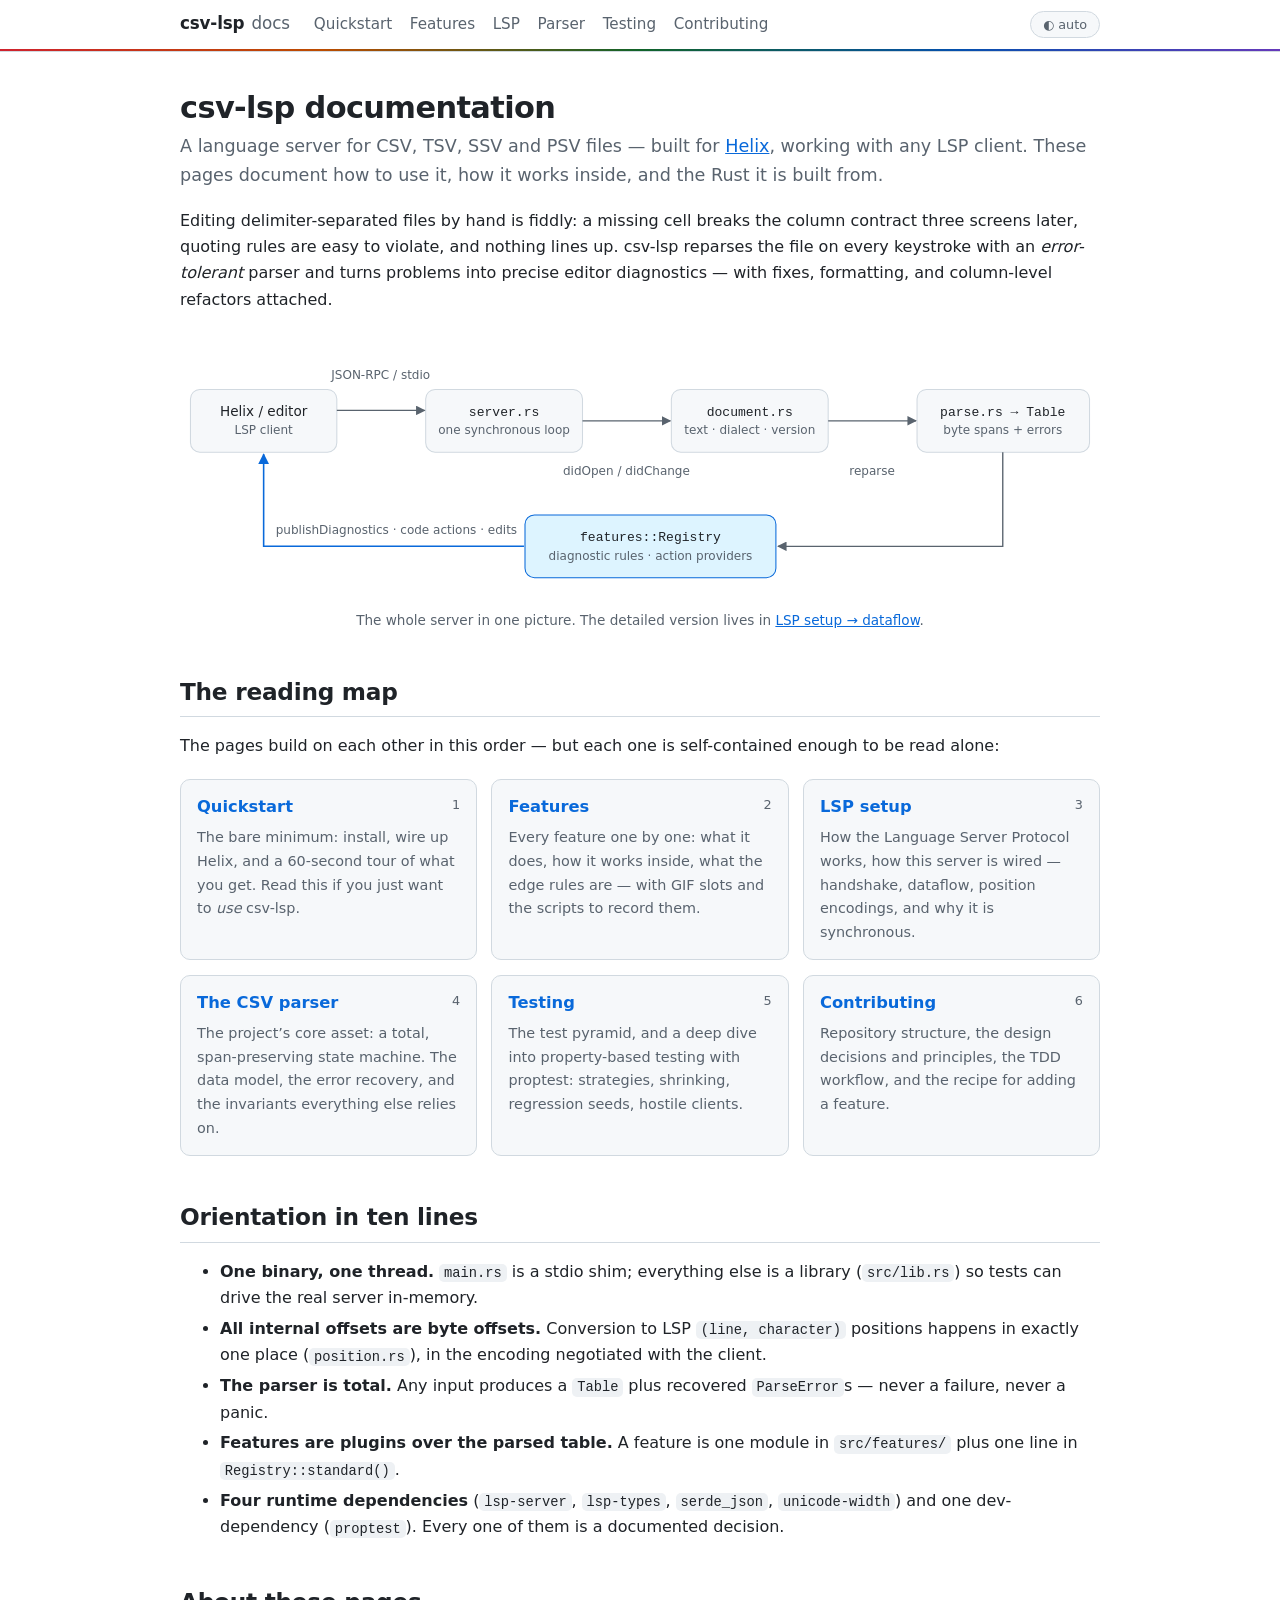
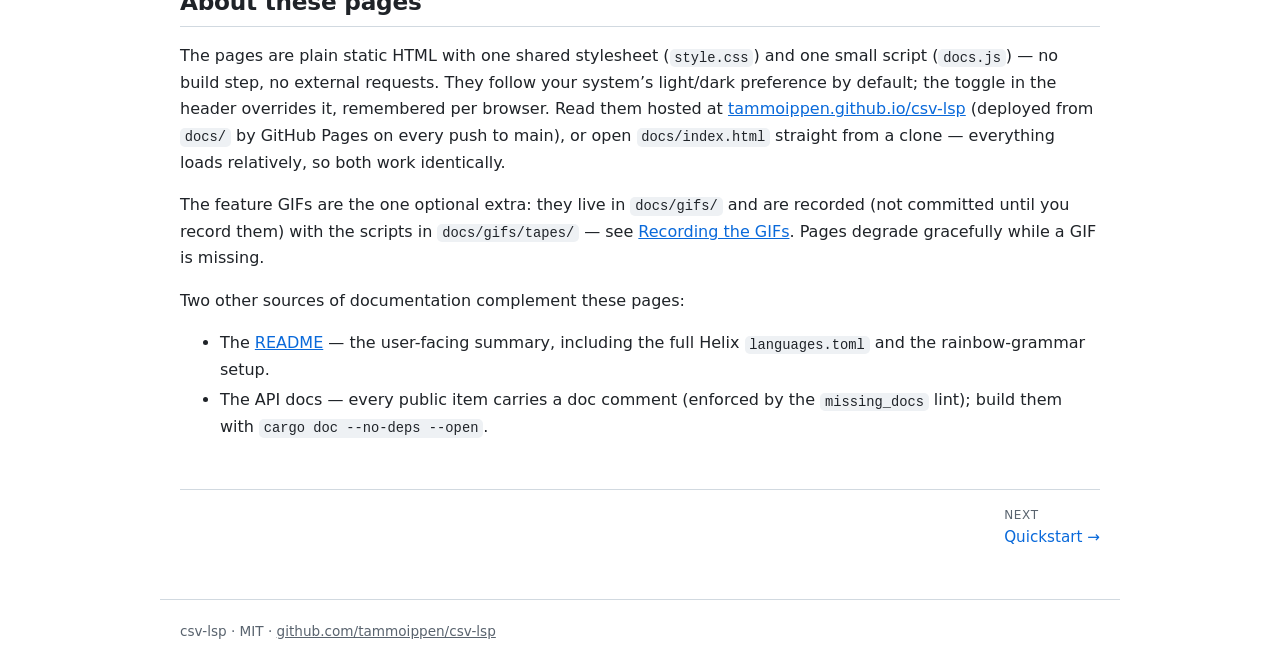
<file: docs/index.html>
<!doctype html>
<html lang="en">
<head>
<meta charset="utf-8">
<meta name="viewport" content="width=device-width, initial-scale=1">
<title>Overview · csv-lsp docs</title>
<link rel="stylesheet" href="style.css">
<script src="docs.js"></script>
</head>
<body>
<header>
  <div class="header-inner">
    <a class="brand" href="index.html">csv-lsp<span>docs</span></a>
    <nav>
      <a href="quickstart.html">Quickstart</a>
      <a href="features.html">Features</a>
      <a href="lsp.html">LSP</a>
      <a href="parser.html">Parser</a>
      <a href="testing.html">Testing</a>
      <a href="contributing.html">Contributing</a>
    </nav>
  </div>
</header>
<main>

<h1>csv-lsp documentation</h1>
<p class="lead">A language server for CSV, TSV, SSV and PSV files — built for
<a href="https://helix-editor.com/">Helix</a>, working with any LSP client. These pages
document how to use it, how it works inside, and the Rust it is built from.</p>

<p>Editing delimiter-separated files by hand is fiddly: a missing cell breaks the column
contract three screens later, quoting rules are easy to violate, and nothing lines up.
csv-lsp reparses the file on every keystroke with an <em>error-tolerant</em> parser and turns
problems into precise editor diagnostics — with fixes, formatting, and column-level
refactors attached.</p>

<figure class="diagram">
<svg viewBox="0 0 880 250" role="img" aria-label="High-level dataflow: editor to server loop to document store to parser table, and back through the feature registry as diagnostics and code actions">
  <defs>
    <marker id="arr" viewBox="0 0 10 10" refX="9" refY="5" markerWidth="7" markerHeight="7" orient="auto-start-reverse">
      <path d="M 0 0 L 10 5 L 0 10 z" class="d-arrow"/>
    </marker>
    <marker id="arrA" viewBox="0 0 10 10" refX="9" refY="5" markerWidth="7" markerHeight="7" orient="auto-start-reverse">
      <path d="M 0 0 L 10 5 L 0 10 z" class="d-arrow-accent"/>
    </marker>
  </defs>
  <rect x="10" y="55" width="140" height="60" rx="9" class="d-box"/>
  <text x="80" y="80" text-anchor="middle" class="d-txt">Helix / editor</text>
  <text x="80" y="98" text-anchor="middle" class="d-sub">LSP client</text>

  <rect x="235" y="55" width="150" height="60" rx="9" class="d-box"/>
  <text x="310" y="80" text-anchor="middle" class="d-mono">server.rs</text>
  <text x="310" y="98" text-anchor="middle" class="d-sub">one synchronous loop</text>

  <rect x="470" y="55" width="150" height="60" rx="9" class="d-box"/>
  <text x="545" y="80" text-anchor="middle" class="d-mono">document.rs</text>
  <text x="545" y="98" text-anchor="middle" class="d-sub">text · dialect · version</text>

  <rect x="705" y="55" width="165" height="60" rx="9" class="d-box"/>
  <text x="787" y="80" text-anchor="middle" class="d-mono">parse.rs → Table</text>
  <text x="787" y="98" text-anchor="middle" class="d-sub">byte spans + errors</text>

  <rect x="330" y="175" width="240" height="60" rx="9" class="d-box2"/>
  <text x="450" y="200" text-anchor="middle" class="d-mono">features::Registry</text>
  <text x="450" y="218" text-anchor="middle" class="d-sub">diagnostic rules · action providers</text>

  <line x1="150" y1="75" x2="234" y2="75" class="d-edge" marker-end="url(#arr)"/>
  <text x="192" y="45" text-anchor="middle" class="d-sub">JSON-RPC / stdio</text>
  <line x1="385" y1="85" x2="469" y2="85" class="d-edge" marker-end="url(#arr)"/>
  <text x="427" y="137" text-anchor="middle" class="d-sub">didOpen / didChange</text>
  <line x1="620" y1="85" x2="704" y2="85" class="d-edge" marker-end="url(#arr)"/>
  <text x="662" y="137" text-anchor="middle" class="d-sub">reparse</text>

  <path d="M 787 115 L 787 205 L 572 205" class="d-edge" marker-end="url(#arr)"/>
  <path d="M 329 205 L 80 205 L 80 117" class="d-edge-accent" marker-end="url(#arrA)"/>
  <text x="207" y="193" text-anchor="middle" class="d-sub">publishDiagnostics · code actions · edits</text>
</svg>
<figcaption>The whole server in one picture. The detailed version lives in
<a href="lsp.html#dataflow">LSP setup → dataflow</a>.</figcaption>
</figure>

<h2 id="map"><a class="anchor" href="#map">The reading map</a></h2>

<p>The pages build on each other in this order — but each one is self-contained enough
to be read alone:</p>

<div class="cards">
  <a class="card" href="quickstart.html"><span class="card-num">1</span>
    <h3>Quickstart</h3>
    <p>The bare minimum: install, wire up Helix, and a 60-second tour of what you get.
    Read this if you just want to <em>use</em> csv-lsp.</p></a>
  <a class="card" href="features.html"><span class="card-num">2</span>
    <h3>Features</h3>
    <p>Every feature one by one: what it does, how it works inside, what the edge rules
    are — with GIF slots and the scripts to record them.</p></a>
  <a class="card" href="lsp.html"><span class="card-num">3</span>
    <h3>LSP setup</h3>
    <p>How the Language Server Protocol works, how this server is wired — handshake,
    dataflow, position encodings, and why it is synchronous.</p></a>
  <a class="card" href="parser.html"><span class="card-num">4</span>
    <h3>The CSV parser</h3>
    <p>The project’s core asset: a total, span-preserving state machine. The data model,
    the error recovery, and the invariants everything else relies on.</p></a>
  <a class="card" href="testing.html"><span class="card-num">5</span>
    <h3>Testing</h3>
    <p>The test pyramid, and a deep dive into property-based testing with proptest:
    strategies, shrinking, regression seeds, hostile clients.</p></a>
  <a class="card" href="contributing.html"><span class="card-num">6</span>
    <h3>Contributing</h3>
    <p>Repository structure, the design decisions and principles, the TDD workflow,
    and the recipe for adding a feature.</p></a>
</div>

<h2 id="orientation"><a class="anchor" href="#orientation">Orientation in ten lines</a></h2>

<ul>
  <li><strong>One binary, one thread.</strong> <code>main.rs</code> is a stdio shim; everything else is a library
      (<code>src/lib.rs</code>) so tests can drive the real server in-memory.</li>
  <li><strong>All internal offsets are byte offsets.</strong> Conversion to LSP <code>(line, character)</code>
      positions happens in exactly one place (<code>position.rs</code>), in the encoding negotiated
      with the client.</li>
  <li><strong>The parser is total.</strong> Any input produces a <code>Table</code> plus recovered
      <code>ParseError</code>s — never a failure, never a panic.</li>
  <li><strong>Features are plugins over the parsed table.</strong> A feature is one module in
      <code>src/features/</code> plus one line in <code>Registry::standard()</code>.</li>
  <li><strong>Four runtime dependencies</strong> (<code>lsp-server</code>, <code>lsp-types</code>, <code>serde_json</code>,
      <code>unicode-width</code>) and one dev-dependency (<code>proptest</code>). Every one of them is a
      documented decision.</li>
</ul>

<h2 id="about"><a class="anchor" href="#about">About these pages</a></h2>

<p>The pages are plain static HTML with one shared stylesheet (<code>style.css</code>) and one
small script (<code>docs.js</code>) — no build step, no external requests. They follow your
system’s light/dark preference by default; the toggle in the header overrides it,
remembered per browser. Read them hosted at
<a href="https://tammoippen.github.io/csv-lsp/">tammoippen.github.io/csv-lsp</a> (deployed
from <code>docs/</code> by GitHub Pages on every push to main), or open
<code>docs/index.html</code> straight from a clone — everything loads relatively, so both work
identically.</p>

<p>The feature GIFs are the one optional extra: they live in <code>docs/gifs/</code> and are
recorded (not committed until you record them) with the scripts in
<code>docs/gifs/tapes/</code> — see <a href="features.html#recording">Recording the GIFs</a>. Pages degrade
gracefully while a GIF is missing.</p>

<p>Two other sources of documentation complement these pages:</p>
<ul>
  <li>The <a href="https://github.com/tammoippen/csv-lsp#readme">README</a> — the user-facing
      summary, including the full Helix <code>languages.toml</code> and the rainbow-grammar
      setup.</li>
  <li>The API docs — every public item carries a doc comment (enforced by the
      <code>missing_docs</code> lint); build them with
      <code>cargo doc --no-deps --open</code>.</li>
</ul>

<nav class="prevnext">
  <span></span>
  <a href="quickstart.html"><span class="dir">Next</span>Quickstart →</a>
</nav>


</main>
<footer>csv-lsp · MIT · <a href="https://github.com/tammoippen/csv-lsp">github.com/tammoippen/csv-lsp</a></footer>
</body>
</html>
</file>
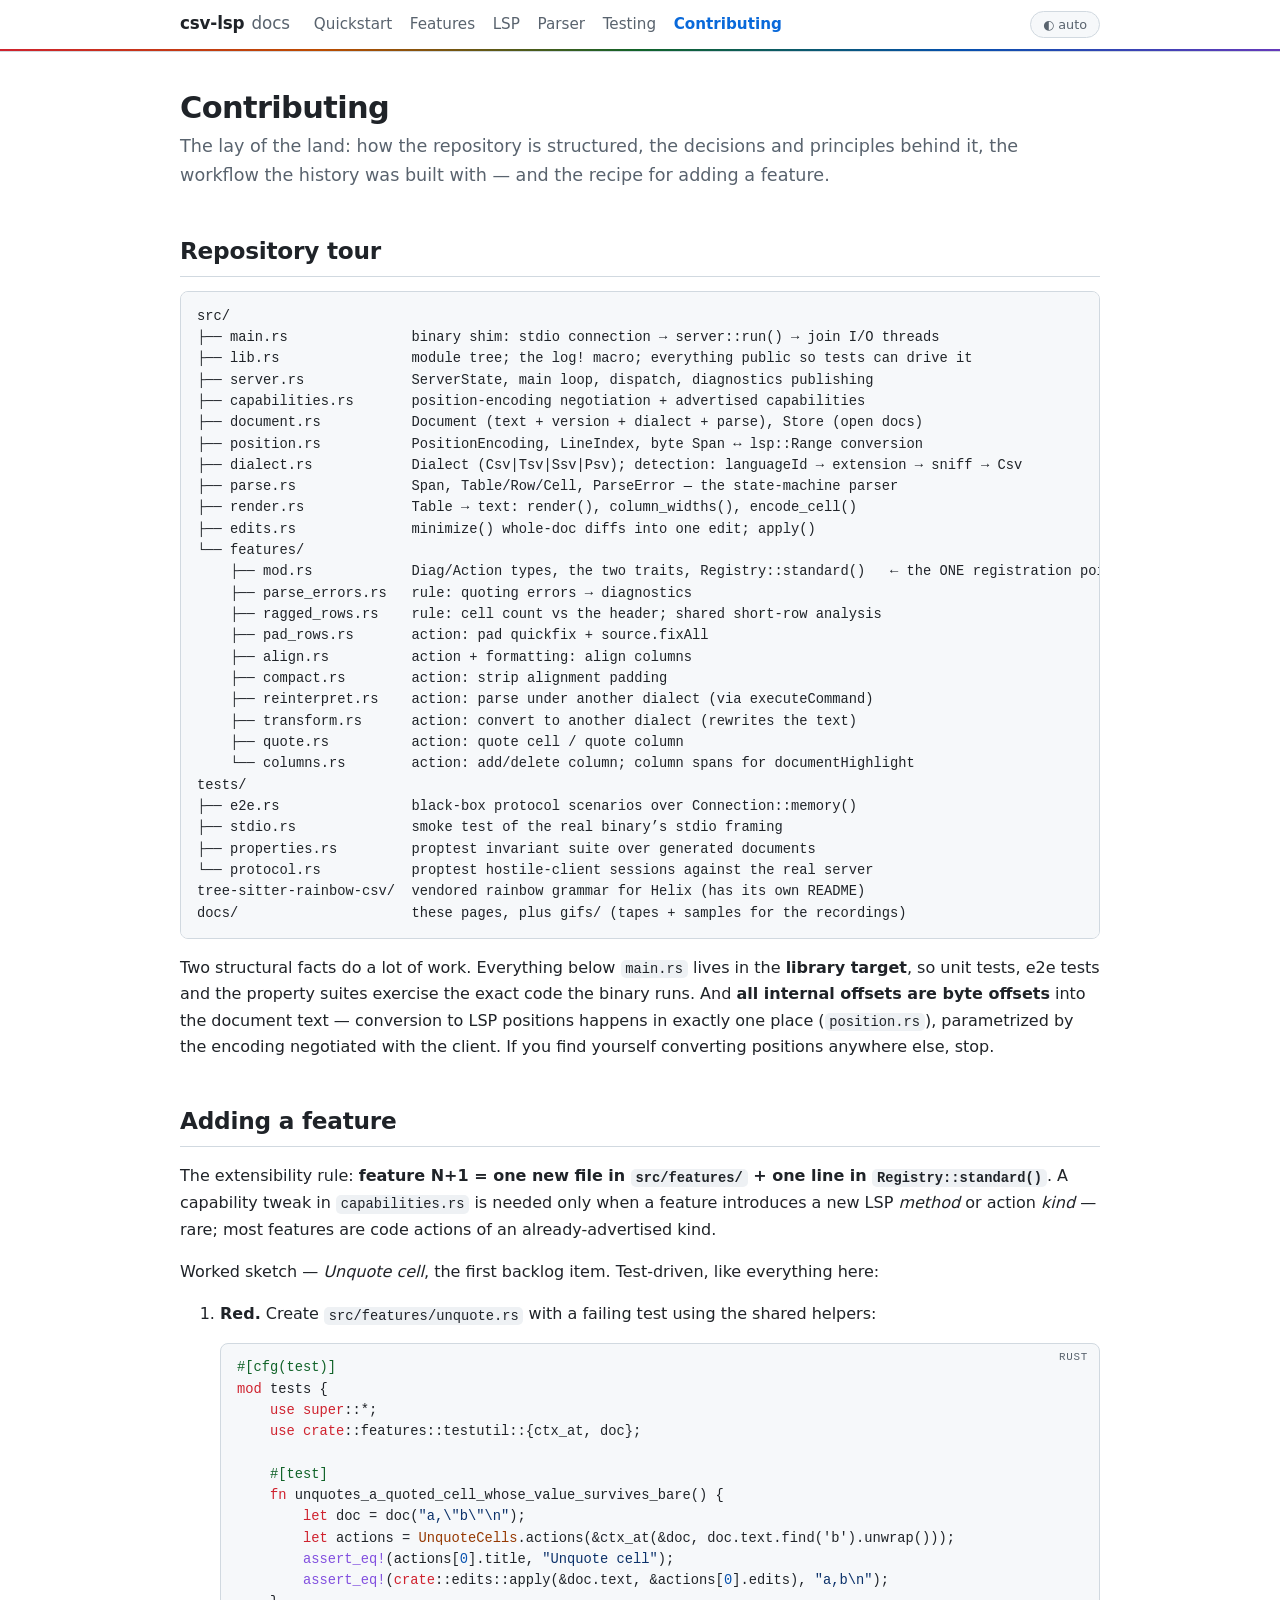
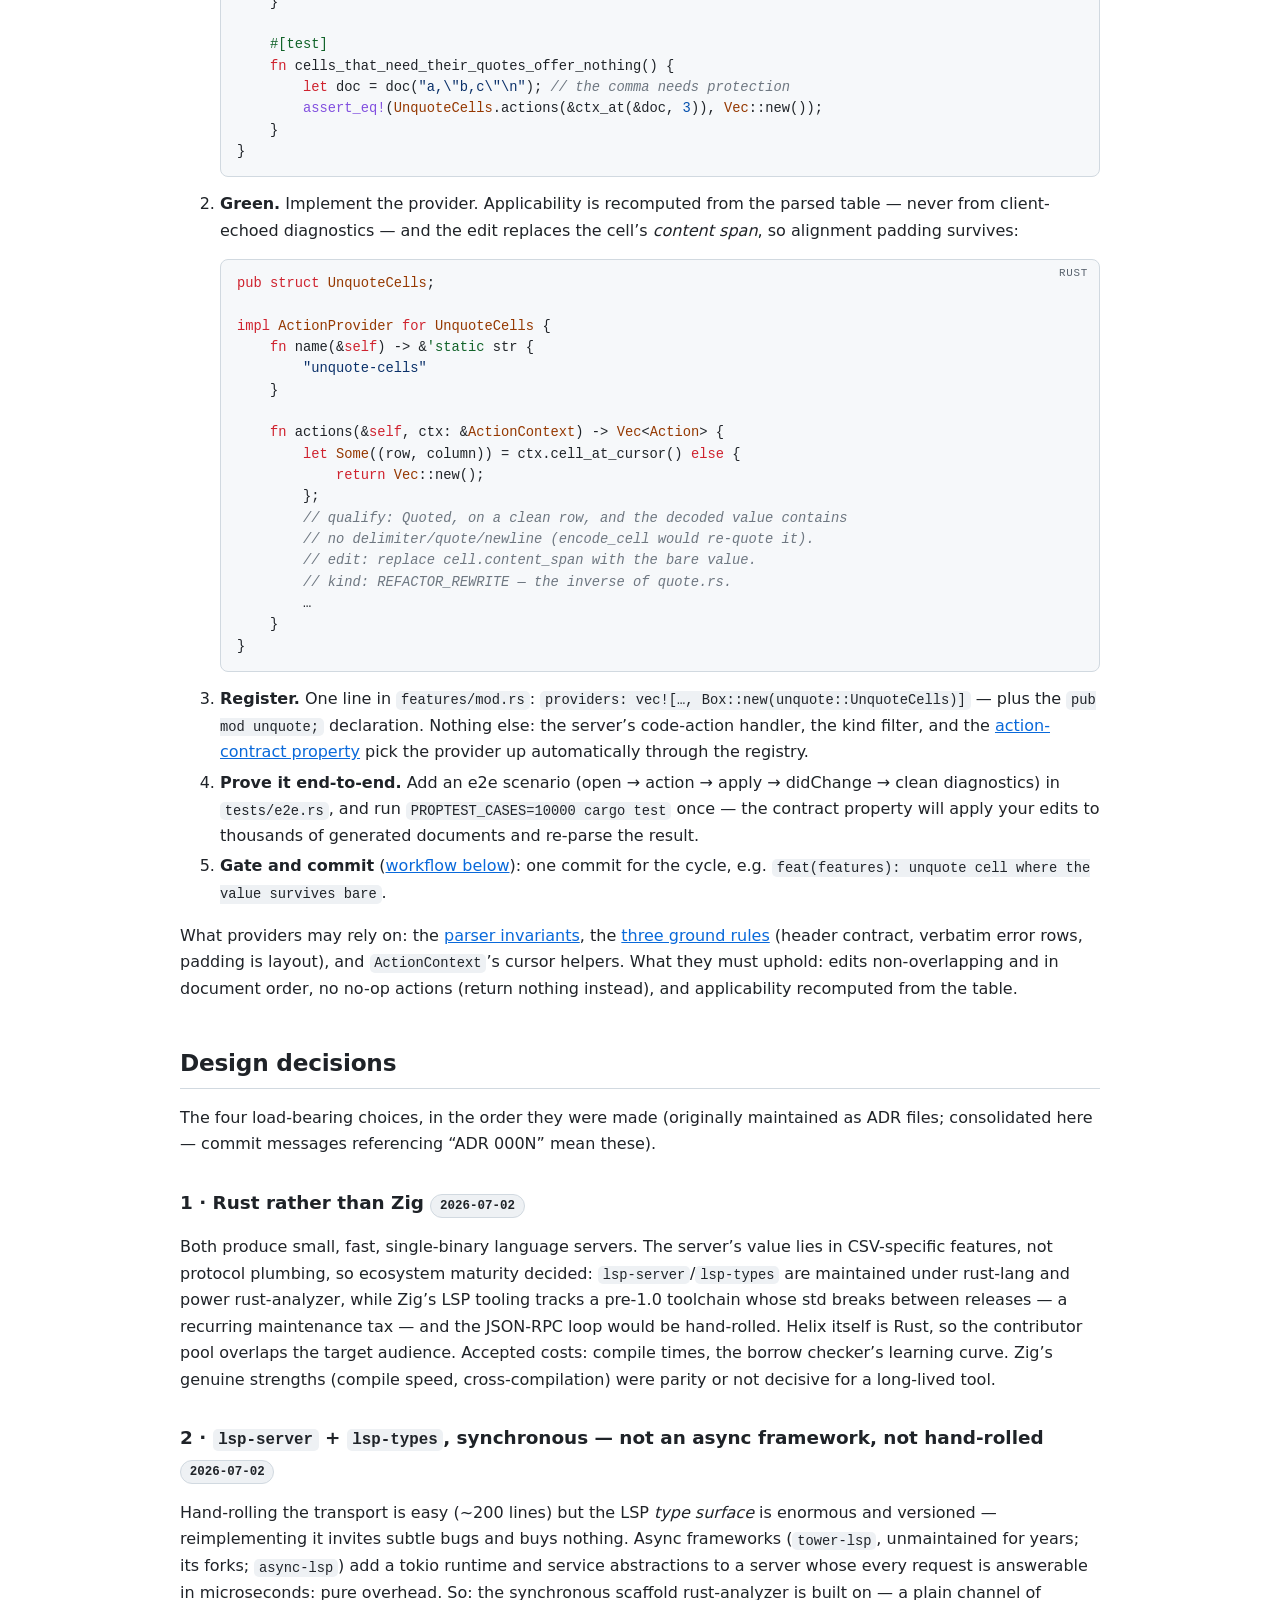
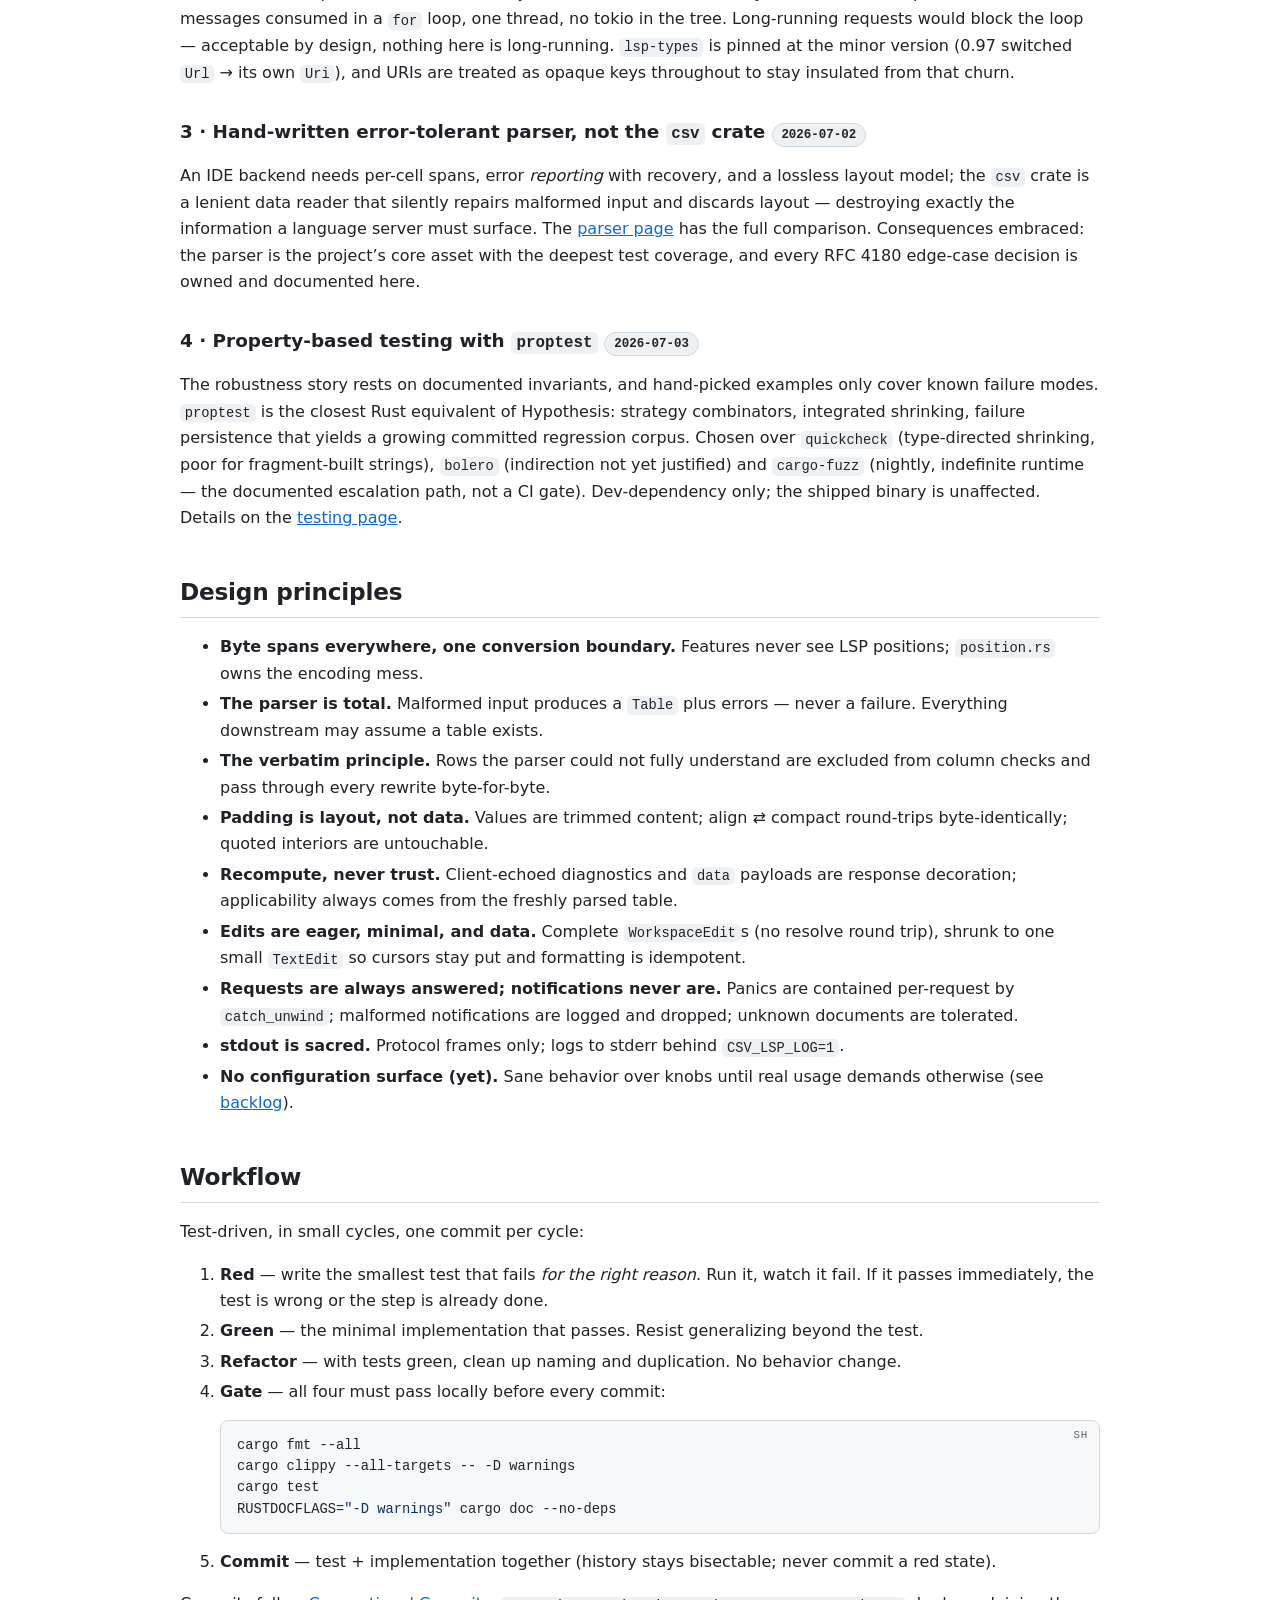
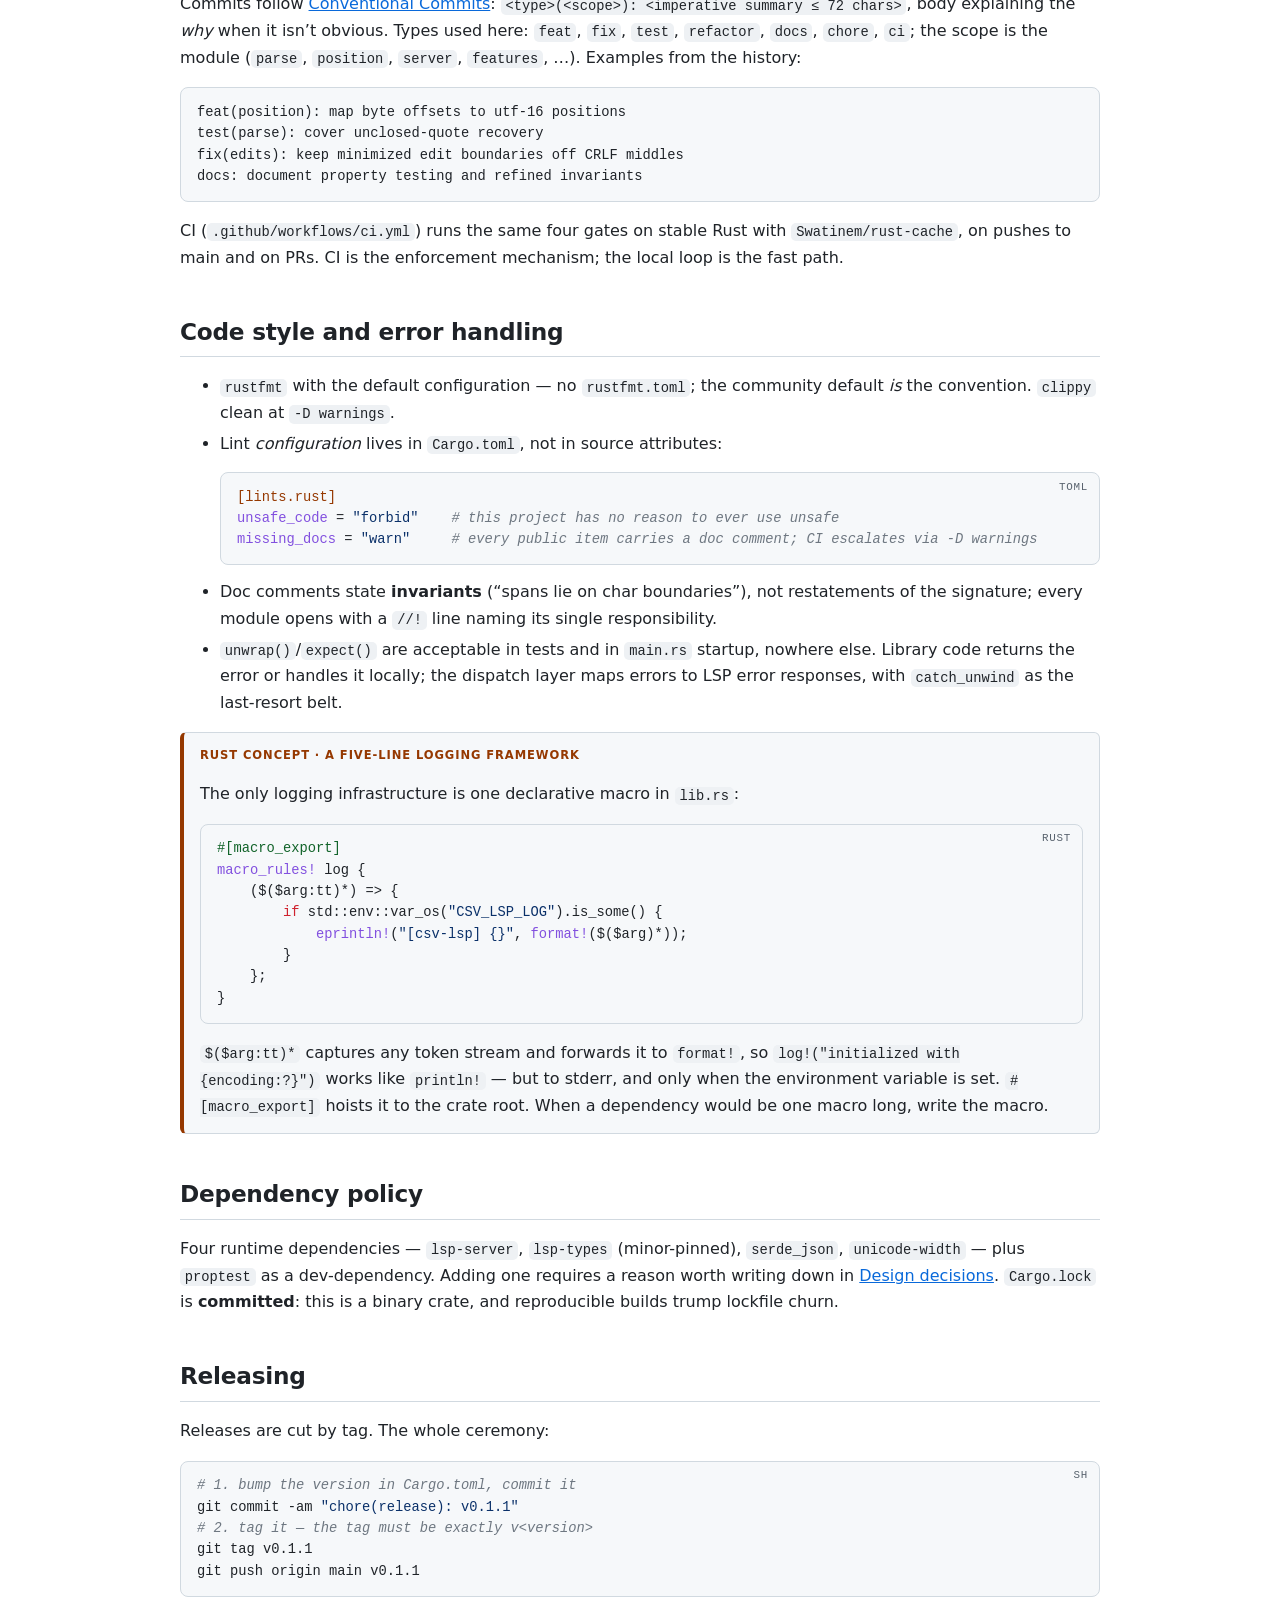
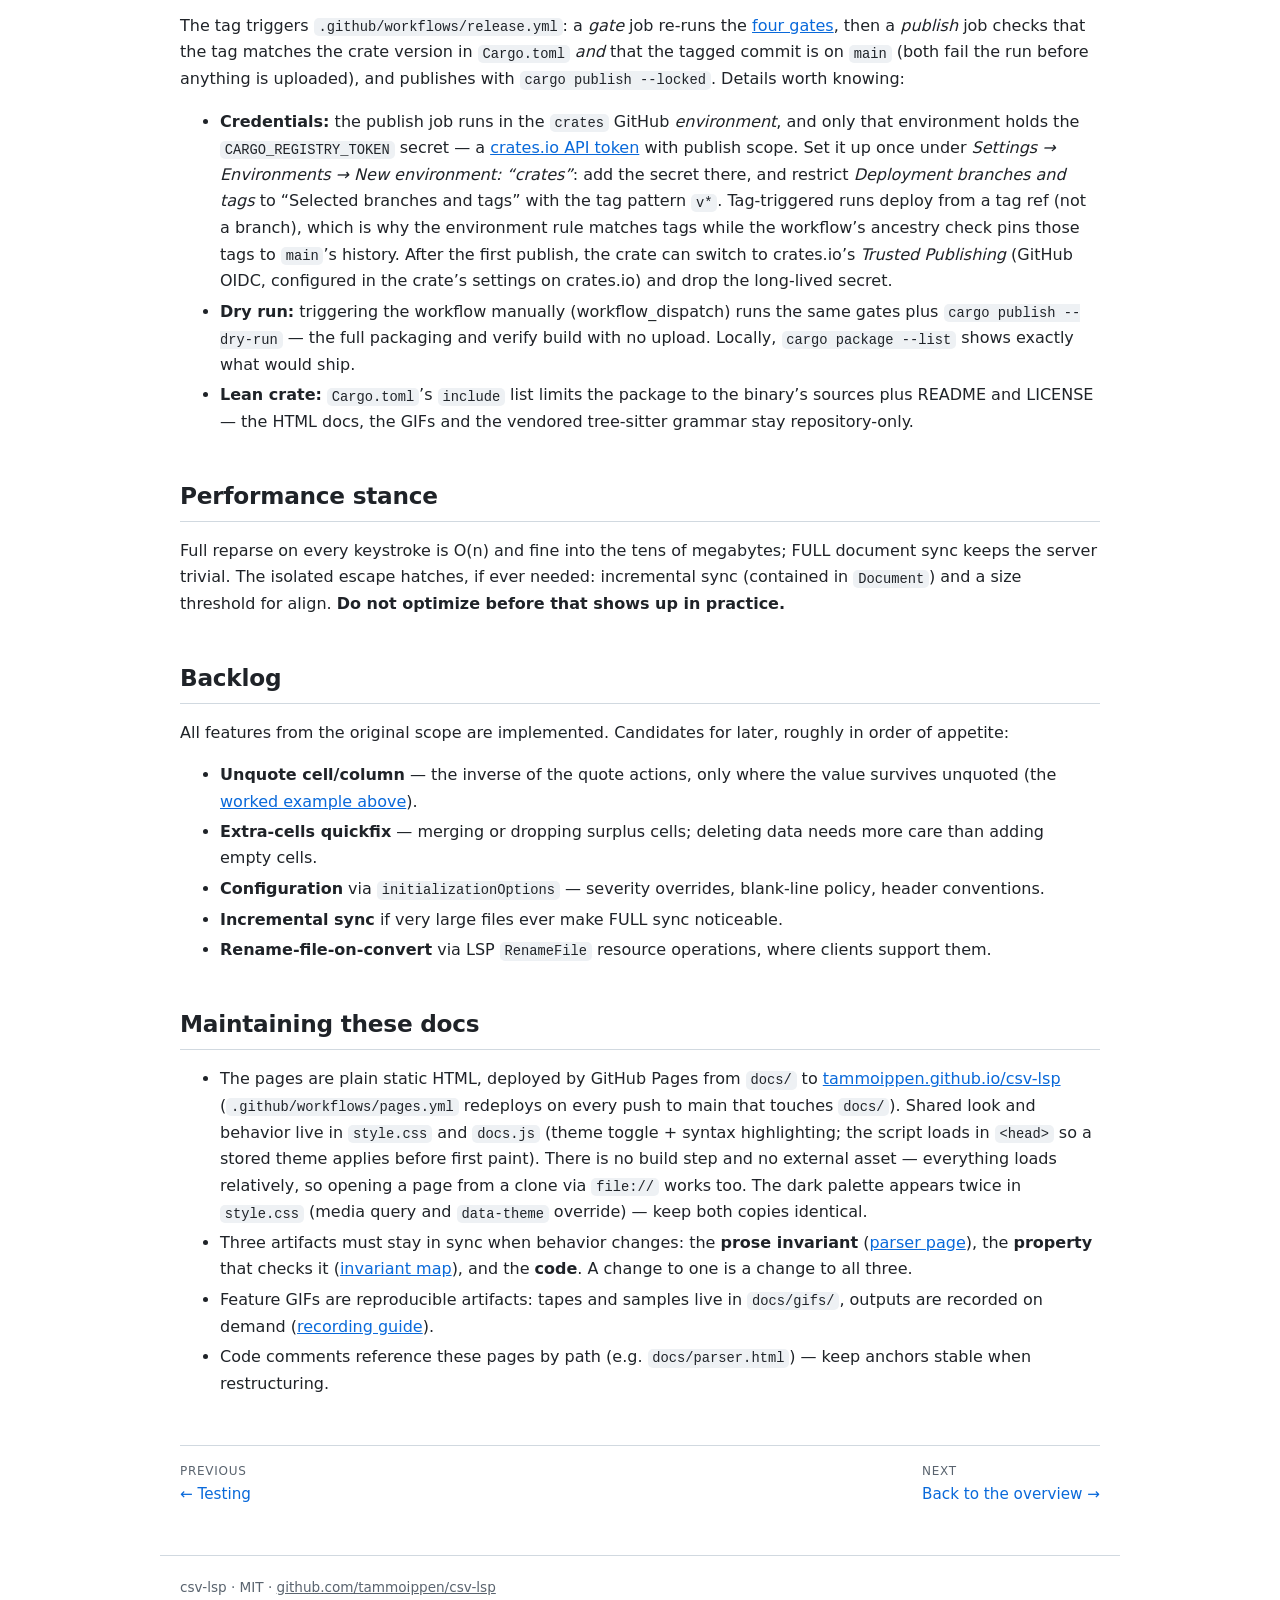
<file: docs/contributing.html>
<!doctype html>
<html lang="en">
<head>
<meta charset="utf-8">
<meta name="viewport" content="width=device-width, initial-scale=1">
<title>Contributing · csv-lsp docs</title>
<link rel="stylesheet" href="style.css">
<script src="docs.js"></script>
</head>
<body>
<header>
  <div class="header-inner">
    <a class="brand" href="index.html">csv-lsp<span>docs</span></a>
    <nav>
      <a href="quickstart.html">Quickstart</a>
      <a href="features.html">Features</a>
      <a href="lsp.html">LSP</a>
      <a href="parser.html">Parser</a>
      <a href="testing.html">Testing</a>
      <a href="contributing.html" aria-current="page">Contributing</a>
    </nav>
  </div>
</header>
<main>

<h1>Contributing</h1>
<p class="lead">The lay of the land: how the repository is structured, the decisions and
principles behind it, the workflow the history was built with — and the recipe for
adding a feature.</p>

<h2 id="layout"><a class="anchor" href="#layout">Repository tour</a></h2>

<pre><code>src/
├── main.rs               binary shim: stdio connection → server::run() → join I/O threads
├── lib.rs                module tree; the log! macro; everything public so tests can drive it
├── server.rs             ServerState, main loop, dispatch, diagnostics publishing
├── capabilities.rs       position-encoding negotiation + advertised capabilities
├── document.rs           Document (text + version + dialect + parse), Store (open docs)
├── position.rs           PositionEncoding, LineIndex, byte Span ↔ lsp::Range conversion
├── dialect.rs            Dialect (Csv|Tsv|Ssv|Psv); detection: languageId → extension → sniff → Csv
├── parse.rs              Span, Table/Row/Cell, ParseError — the state-machine parser
├── render.rs             Table → text: render(), column_widths(), encode_cell()
├── edits.rs              minimize() whole-doc diffs into one edit; apply()
└── features/
    ├── mod.rs            Diag/Action types, the two traits, Registry::standard()   ← the ONE registration point
    ├── parse_errors.rs   rule: quoting errors → diagnostics
    ├── ragged_rows.rs    rule: cell count vs the header; shared short-row analysis
    ├── pad_rows.rs       action: pad quickfix + source.fixAll
    ├── align.rs          action + formatting: align columns
    ├── compact.rs        action: strip alignment padding
    ├── reinterpret.rs    action: parse under another dialect (via executeCommand)
    ├── transform.rs      action: convert to another dialect (rewrites the text)
    ├── quote.rs          action: quote cell / quote column
    └── columns.rs        action: add/delete column; column spans for documentHighlight
tests/
├── e2e.rs                black-box protocol scenarios over Connection::memory()
├── stdio.rs              smoke test of the real binary’s stdio framing
├── properties.rs         proptest invariant suite over generated documents
└── protocol.rs           proptest hostile-client sessions against the real server
tree-sitter-rainbow-csv/  vendored rainbow grammar for Helix (has its own README)
docs/                     these pages, plus gifs/ (tapes + samples for the recordings)</code></pre>

<p>Two structural facts do a lot of work. Everything below <code>main.rs</code> lives in the
<strong>library target</strong>, so unit tests, e2e tests and the property suites exercise the
exact code the binary runs. And <strong>all internal offsets are byte offsets</strong> into the
document text — conversion to LSP positions happens in exactly one place
(<code>position.rs</code>), parametrized by the encoding negotiated with the client. If you find
yourself converting positions anywhere else, stop.</p>

<h2 id="extensibility"><a class="anchor" href="#extensibility">Adding a feature</a></h2>

<p>The extensibility rule: <strong>feature N+1 = one new file in <code>src/features/</code> + one line in
<code>Registry::standard()</code></strong>. A capability tweak in <code>capabilities.rs</code> is needed only when
a feature introduces a new LSP <em>method</em> or action <em>kind</em> — rare; most features are
code actions of an already-advertised kind.</p>

<p>Worked sketch — <em>Unquote cell</em>, the first backlog item. Test-driven, like everything
here:</p>

<ol>
  <li><strong>Red.</strong> Create <code>src/features/unquote.rs</code> with a failing test using the shared
      helpers:
<pre data-lang="rust"><code>#[cfg(test)]
mod tests {
    use super::*;
    use crate::features::testutil::{ctx_at, doc};

    #[test]
    fn unquotes_a_quoted_cell_whose_value_survives_bare() {
        let doc = doc("a,\"b\"\n");
        let actions = UnquoteCells.actions(&amp;ctx_at(&amp;doc, doc.text.find('b').unwrap()));
        assert_eq!(actions[0].title, "Unquote cell");
        assert_eq!(crate::edits::apply(&amp;doc.text, &amp;actions[0].edits), "a,b\n");
    }

    #[test]
    fn cells_that_need_their_quotes_offer_nothing() {
        let doc = doc("a,\"b,c\"\n"); // the comma needs protection
        assert_eq!(UnquoteCells.actions(&amp;ctx_at(&amp;doc, 3)), Vec::new());
    }
}</code></pre></li>
  <li><strong>Green.</strong> Implement the provider. Applicability is recomputed from the parsed
      table — never from client-echoed diagnostics — and the edit replaces the cell’s
      <em>content span</em>, so alignment padding survives:
<pre data-lang="rust"><code>pub struct UnquoteCells;

impl ActionProvider for UnquoteCells {
    fn name(&amp;self) -&gt; &amp;'static str {
        "unquote-cells"
    }

    fn actions(&amp;self, ctx: &amp;ActionContext) -&gt; Vec&lt;Action&gt; {
        let Some((row, column)) = ctx.cell_at_cursor() else {
            return Vec::new();
        };
        // qualify: Quoted, on a clean row, and the decoded value contains
        // no delimiter/quote/newline (encode_cell would re-quote it).
        // edit: replace cell.content_span with the bare value.
        // kind: REFACTOR_REWRITE — the inverse of quote.rs.
        …
    }
}</code></pre></li>
  <li><strong>Register.</strong> One line in <code>features/mod.rs</code>:
      <code>providers: vec![…, Box::new(unquote::UnquoteCells)]</code> — plus the
      <code>pub mod unquote;</code> declaration. Nothing else: the server’s code-action handler,
      the kind filter, and the <a href="testing.html#invariant-map">action-contract property</a>
      pick the provider up automatically through the registry.</li>
  <li><strong>Prove it end-to-end.</strong> Add an e2e scenario (open → action → apply → didChange →
      clean diagnostics) in <code>tests/e2e.rs</code>, and run
      <code>PROPTEST_CASES=10000 cargo test</code> once — the contract property will apply your
      edits to thousands of generated documents and re-parse the result.</li>
  <li><strong>Gate and commit</strong> (<a href="#workflow">workflow below</a>): one commit for the cycle,
      e.g. <code>feat(features): unquote cell where the value survives bare</code>.</li>
</ol>

<p>What providers may rely on: the <a href="parser.html#invariants">parser invariants</a>, the
<a href="features.html#anatomy">three ground rules</a> (header contract, verbatim error rows,
padding is layout), and <code>ActionContext</code>’s cursor helpers. What they must uphold:
edits non-overlapping and in document order, no no-op actions (return nothing instead),
and applicability recomputed from the table.</p>

<h2 id="decisions"><a class="anchor" href="#decisions">Design decisions</a></h2>

<p>The four load-bearing choices, in the order they were made (originally maintained as
ADR files; consolidated here — commit messages referencing “ADR 000N” mean these).</p>

<h3 id="adr-1">1 · Rust rather than Zig <span class="pill">2026-07-02</span></h3>
<p>Both produce small, fast, single-binary language servers. The server’s value lies in
CSV-specific features, not protocol plumbing, so ecosystem maturity decided:
<code>lsp-server</code>/<code>lsp-types</code> are maintained under rust-lang and power rust-analyzer, while
Zig’s LSP tooling tracks a pre-1.0 toolchain whose std breaks between releases — a
recurring maintenance tax — and the JSON-RPC loop would be hand-rolled. Helix itself is
Rust, so the contributor pool overlaps the target audience. Accepted costs: compile
times, the borrow checker’s learning curve. Zig’s genuine strengths (compile speed,
cross-compilation) were parity or not decisive for a long-lived tool.</p>

<h3 id="adr-2">2 · <code>lsp-server</code> + <code>lsp-types</code>, synchronous — not an async framework, not hand-rolled <span class="pill">2026-07-02</span></h3>
<p>Hand-rolling the transport is easy (~200 lines) but the LSP <em>type surface</em> is
enormous and versioned — reimplementing it invites subtle bugs and buys nothing.
Async frameworks (<code>tower-lsp</code>, unmaintained for years; its forks; <code>async-lsp</code>) add a
tokio runtime and service abstractions to a server whose every request is answerable in
microseconds: pure overhead. So: the synchronous scaffold rust-analyzer is built on —
a plain channel of messages consumed in a <code>for</code> loop, one thread, no tokio in the
tree. Long-running requests would block the loop — acceptable by design, nothing here
is long-running. <code>lsp-types</code> is pinned at the minor version (0.97 switched
<code>Url</code> → its own <code>Uri</code>), and URIs are treated as opaque keys throughout to stay
insulated from that churn.</p>

<h3 id="adr-3">3 · Hand-written error-tolerant parser, not the <code>csv</code> crate <span class="pill">2026-07-02</span></h3>
<p>An IDE backend needs per-cell spans, error <em>reporting</em> with recovery, and a lossless
layout model; the <code>csv</code> crate is a lenient data reader that silently repairs malformed
input and discards layout — destroying exactly the information a language server must
surface. The <a href="parser.html#why">parser page</a> has the full comparison. Consequences
embraced: the parser is the project’s core asset with the deepest test coverage, and
every RFC 4180 edge-case decision is owned and documented here.</p>

<h3 id="adr-4">4 · Property-based testing with <code>proptest</code> <span class="pill">2026-07-03</span></h3>
<p>The robustness story rests on documented invariants, and hand-picked examples only
cover known failure modes. <code>proptest</code> is the closest Rust equivalent of Hypothesis:
strategy combinators, integrated shrinking, failure persistence that yields a growing
committed regression corpus. Chosen over <code>quickcheck</code> (type-directed shrinking, poor
for fragment-built strings), <code>bolero</code> (indirection not yet justified) and
<code>cargo-fuzz</code> (nightly, indefinite runtime — the documented escalation path, not a CI
gate). Dev-dependency only; the shipped binary is unaffected. Details on the
<a href="testing.html#property">testing page</a>.</p>

<h2 id="principles"><a class="anchor" href="#principles">Design principles</a></h2>

<ul>
  <li><strong>Byte spans everywhere, one conversion boundary.</strong> Features never see LSP
      positions; <code>position.rs</code> owns the encoding mess.</li>
  <li><strong>The parser is total.</strong> Malformed input produces a <code>Table</code> plus errors — never a
      failure. Everything downstream may assume a table exists.</li>
  <li><strong>The verbatim principle.</strong> Rows the parser could not fully understand are excluded
      from column checks and pass through every rewrite byte-for-byte.</li>
  <li><strong>Padding is layout, not data.</strong> Values are trimmed content; align ⇄ compact
      round-trips byte-identically; quoted interiors are untouchable.</li>
  <li><strong>Recompute, never trust.</strong> Client-echoed diagnostics and <code>data</code> payloads are
      response decoration; applicability always comes from the freshly parsed table.</li>
  <li><strong>Edits are eager, minimal, and data.</strong> Complete <code>WorkspaceEdit</code>s (no resolve
      round trip), shrunk to one small <code>TextEdit</code> so cursors stay put and formatting is
      idempotent.</li>
  <li><strong>Requests are always answered; notifications never are.</strong> Panics are contained
      per-request by <code>catch_unwind</code>; malformed notifications are logged and dropped;
      unknown documents are tolerated.</li>
  <li><strong>stdout is sacred.</strong> Protocol frames only; logs to stderr behind
      <code>CSV_LSP_LOG=1</code>.</li>
  <li><strong>No configuration surface (yet).</strong> Sane behavior over knobs until real usage
      demands otherwise (see <a href="#backlog">backlog</a>).</li>
</ul>

<h2 id="workflow"><a class="anchor" href="#workflow">Workflow</a></h2>

<p>Test-driven, in small cycles, one commit per cycle:</p>

<ol>
  <li><strong>Red</strong> — write the smallest test that fails <em>for the right reason</em>. Run it, watch
      it fail. If it passes immediately, the test is wrong or the step is already done.</li>
  <li><strong>Green</strong> — the minimal implementation that passes. Resist generalizing beyond the
      test.</li>
  <li><strong>Refactor</strong> — with tests green, clean up naming and duplication. No behavior
      change.</li>
  <li><strong>Gate</strong> — all four must pass locally before every commit:
<pre data-lang="sh"><code>cargo fmt --all
cargo clippy --all-targets -- -D warnings
cargo test
RUSTDOCFLAGS="-D warnings" cargo doc --no-deps</code></pre></li>
  <li><strong>Commit</strong> — test + implementation together (history stays bisectable; never commit
      a red state).</li>
</ol>

<p>Commits follow <a href="https://www.conventionalcommits.org/">Conventional Commits</a>:
<code>&lt;type&gt;(&lt;scope&gt;): &lt;imperative summary ≤ 72 chars&gt;</code>, body explaining the <em>why</em>
when it isn’t obvious. Types used here: <code>feat</code>, <code>fix</code>, <code>test</code>, <code>refactor</code>,
<code>docs</code>, <code>chore</code>, <code>ci</code>; the scope is the module (<code>parse</code>, <code>position</code>, <code>server</code>,
<code>features</code>, …). Examples from the history:</p>

<pre><code>feat(position): map byte offsets to utf-16 positions
test(parse): cover unclosed-quote recovery
fix(edits): keep minimized edit boundaries off CRLF middles
docs: document property testing and refined invariants</code></pre>

<p>CI (<code>.github/workflows/ci.yml</code>) runs the same four gates on stable Rust with
<code>Swatinem/rust-cache</code>, on pushes to main and on PRs. CI is the enforcement mechanism;
the local loop is the fast path.</p>

<h2 id="style"><a class="anchor" href="#style">Code style and error handling</a></h2>

<ul>
  <li><code>rustfmt</code> with the default configuration — no <code>rustfmt.toml</code>; the community
      default <em>is</em> the convention. <code>clippy</code> clean at <code>-D warnings</code>.</li>
  <li>Lint <em>configuration</em> lives in <code>Cargo.toml</code>, not in source attributes:
<pre data-lang="toml"><code>[lints.rust]
unsafe_code = "forbid"    # this project has no reason to ever use unsafe
missing_docs = "warn"     # every public item carries a doc comment; CI escalates via -D warnings</code></pre></li>
  <li>Doc comments state <strong>invariants</strong> (“spans lie on char boundaries”), not
      restatements of the signature; every module opens with a <code>//!</code> line naming its
      single responsibility.</li>
  <li><code>unwrap()</code>/<code>expect()</code> are acceptable in tests and in <code>main.rs</code> startup, nowhere
      else. Library code returns the error or handles it locally; the dispatch layer maps
      errors to LSP error responses, with <code>catch_unwind</code> as the last-resort belt.</li>
</ul>

<div class="concept">
<span class="callout-label">Rust concept · a five-line logging framework</span>
<p>The only logging infrastructure is one declarative macro in <code>lib.rs</code>:</p>
<pre data-lang="rust"><code>#[macro_export]
macro_rules! log {
    ($($arg:tt)*) =&gt; {
        if std::env::var_os("CSV_LSP_LOG").is_some() {
            eprintln!("[csv-lsp] {}", format!($($arg)*));
        }
    };
}</code></pre>
<p><code>$($arg:tt)*</code> captures any token stream and forwards it to <code>format!</code>, so
<code>log!("initialized with {encoding:?}")</code> works like <code>println!</code> — but to stderr, and
only when the environment variable is set. <code>#[macro_export]</code> hoists it to the crate
root. When a dependency would be one macro long, write the macro.</p>
</div>

<h2 id="dependencies"><a class="anchor" href="#dependencies">Dependency policy</a></h2>

<p>Four runtime dependencies — <code>lsp-server</code>, <code>lsp-types</code> (minor-pinned),
<code>serde_json</code>, <code>unicode-width</code> — plus <code>proptest</code> as a dev-dependency. Adding one
requires a reason worth writing down in <a href="#decisions">Design decisions</a>.
<code>Cargo.lock</code> is <strong>committed</strong>: this is a binary crate, and reproducible builds trump
lockfile churn.</p>

<h2 id="releasing"><a class="anchor" href="#releasing">Releasing</a></h2>

<p>Releases are cut by tag. The whole ceremony:</p>

<pre data-lang="sh"><code># 1. bump the version in Cargo.toml, commit it
git commit -am "chore(release): v0.1.1"
# 2. tag it — the tag must be exactly v&lt;version&gt;
git tag v0.1.1
git push origin main v0.1.1</code></pre>

<p>The tag triggers <code>.github/workflows/release.yml</code>: a <em>gate</em> job re-runs the
<a href="#workflow">four gates</a>, then a <em>publish</em> job checks that the tag matches the crate
version in <code>Cargo.toml</code> <em>and</em> that the tagged commit is on <code>main</code> (both fail the
run before anything is uploaded), and publishes with <code>cargo publish --locked</code>.
Details worth knowing:</p>

<ul>
  <li><strong>Credentials:</strong> the publish job runs in the <code>crates</code> GitHub
      <em>environment</em>, and only that environment holds the
      <code>CARGO_REGISTRY_TOKEN</code> secret — a
      <a href="https://crates.io/settings/tokens">crates.io API token</a> with publish scope. Set
      it up once under <em>Settings → Environments → New environment: “crates”</em>: add the
      secret there, and restrict <em>Deployment branches and tags</em> to
      “Selected branches and tags” with the tag pattern <code>v*</code>. Tag-triggered runs
      deploy from a tag ref (not a branch), which is why the environment rule matches
      tags while the workflow’s ancestry check pins those tags to <code>main</code>’s history.
      After the first publish, the crate can switch to crates.io’s
      <em>Trusted Publishing</em> (GitHub OIDC, configured in the crate’s settings on
      crates.io) and drop the long-lived secret.</li>
  <li><strong>Dry run:</strong> triggering the workflow manually (workflow_dispatch) runs the same
      gates plus <code>cargo publish --dry-run</code> — the full packaging and verify build with no
      upload. Locally, <code>cargo package --list</code> shows exactly what would ship.</li>
  <li><strong>Lean crate:</strong> <code>Cargo.toml</code>’s <code>include</code> list limits the package to the
      binary’s sources plus README and LICENSE — the HTML docs, the GIFs and the vendored
      tree-sitter grammar stay repository-only.</li>
</ul>

<h2 id="performance"><a class="anchor" href="#performance">Performance stance</a></h2>

<p>Full reparse on every keystroke is O(n) and fine into the tens of megabytes; FULL
document sync keeps the server trivial. The isolated escape hatches, if ever needed:
incremental sync (contained in <code>Document</code>) and a size threshold for align. <strong>Do not
optimize before that shows up in practice.</strong></p>

<h2 id="backlog"><a class="anchor" href="#backlog">Backlog</a></h2>

<p>All features from the original scope are implemented. Candidates for later, roughly
in order of appetite:</p>

<ul>
  <li><strong>Unquote cell/column</strong> — the inverse of the quote actions, only where the value
      survives unquoted (the <a href="#extensibility">worked example above</a>).</li>
  <li><strong>Extra-cells quickfix</strong> — merging or dropping surplus cells; deleting data needs
      more care than adding empty cells.</li>
  <li><strong>Configuration</strong> via <code>initializationOptions</code> — severity overrides, blank-line
      policy, header conventions.</li>
  <li><strong>Incremental sync</strong> if very large files ever make FULL sync noticeable.</li>
  <li><strong>Rename-file-on-convert</strong> via LSP <code>RenameFile</code> resource operations, where clients
      support them.</li>
</ul>

<h2 id="docs"><a class="anchor" href="#docs">Maintaining these docs</a></h2>

<ul>
  <li>The pages are plain static HTML, deployed by GitHub Pages from <code>docs/</code> to
      <a href="https://tammoippen.github.io/csv-lsp/">tammoippen.github.io/csv-lsp</a>
      (<code>.github/workflows/pages.yml</code> redeploys on every push to main that touches
      <code>docs/</code>). Shared look and behavior live in <code>style.css</code> and <code>docs.js</code> (theme
      toggle + syntax highlighting; the script loads in <code>&lt;head&gt;</code> so a stored theme
      applies before first paint). There is no build step and no external asset —
      everything loads relatively, so opening a page from a clone via <code>file://</code>
      works too. The dark palette appears twice in <code>style.css</code> (media query and
      <code>data-theme</code> override) — keep both copies identical.</li>
  <li>Three artifacts must stay in sync when behavior changes: the <strong>prose invariant</strong>
      (<a href="parser.html#invariants">parser page</a>), the <strong>property</strong> that checks it
      (<a href="testing.html#invariant-map">invariant map</a>), and the <strong>code</strong>. A change to one
      is a change to all three.</li>
  <li>Feature GIFs are reproducible artifacts: tapes and samples live in
      <code>docs/gifs/</code>, outputs are recorded on demand
      (<a href="features.html#recording">recording guide</a>).</li>
  <li>Code comments reference these pages by path (e.g.
      <code>docs/parser.html</code>) — keep anchors stable when restructuring.</li>
</ul>

<nav class="prevnext">
  <a href="testing.html"><span class="dir">Previous</span>← Testing</a>
  <a href="index.html"><span class="dir">Next</span>Back to the overview →</a>
</nav>

</main>
<footer>csv-lsp · MIT · <a href="https://github.com/tammoippen/csv-lsp">github.com/tammoippen/csv-lsp</a></footer>
</body>
</html>
</file>
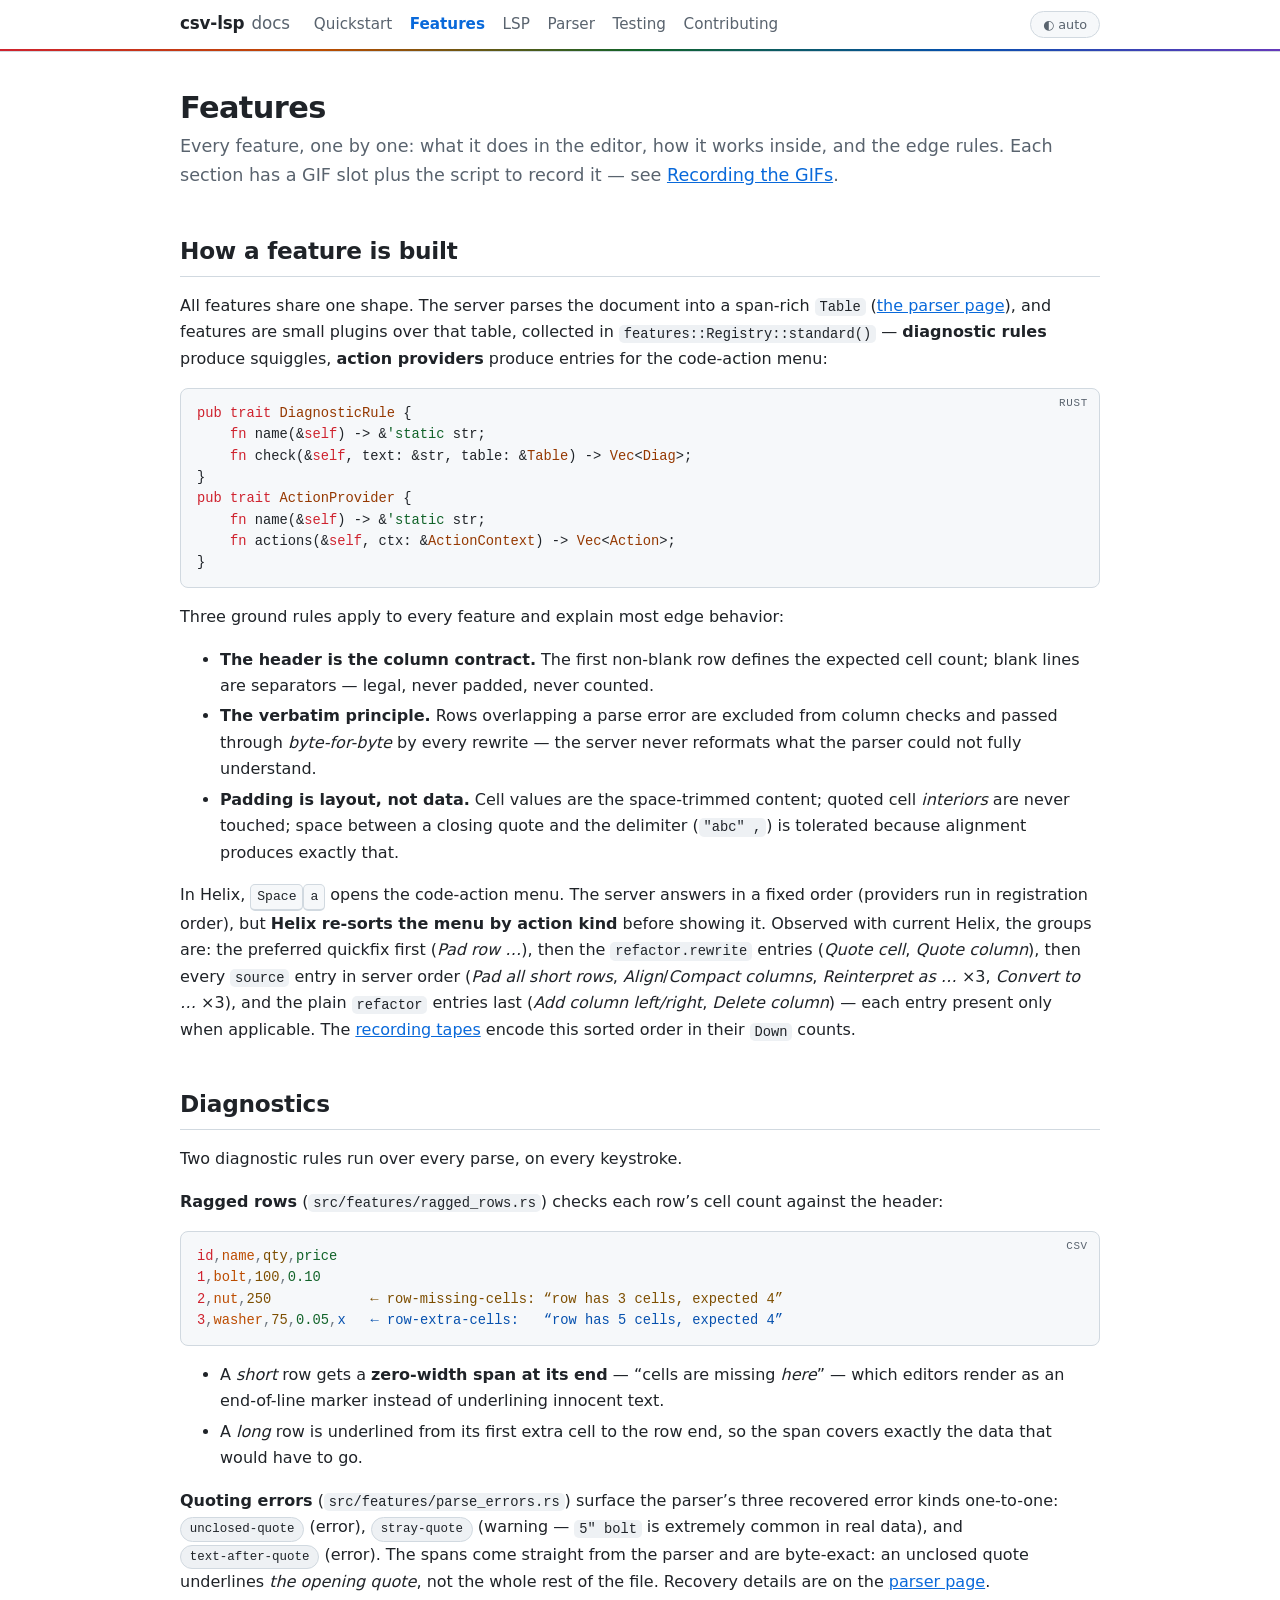
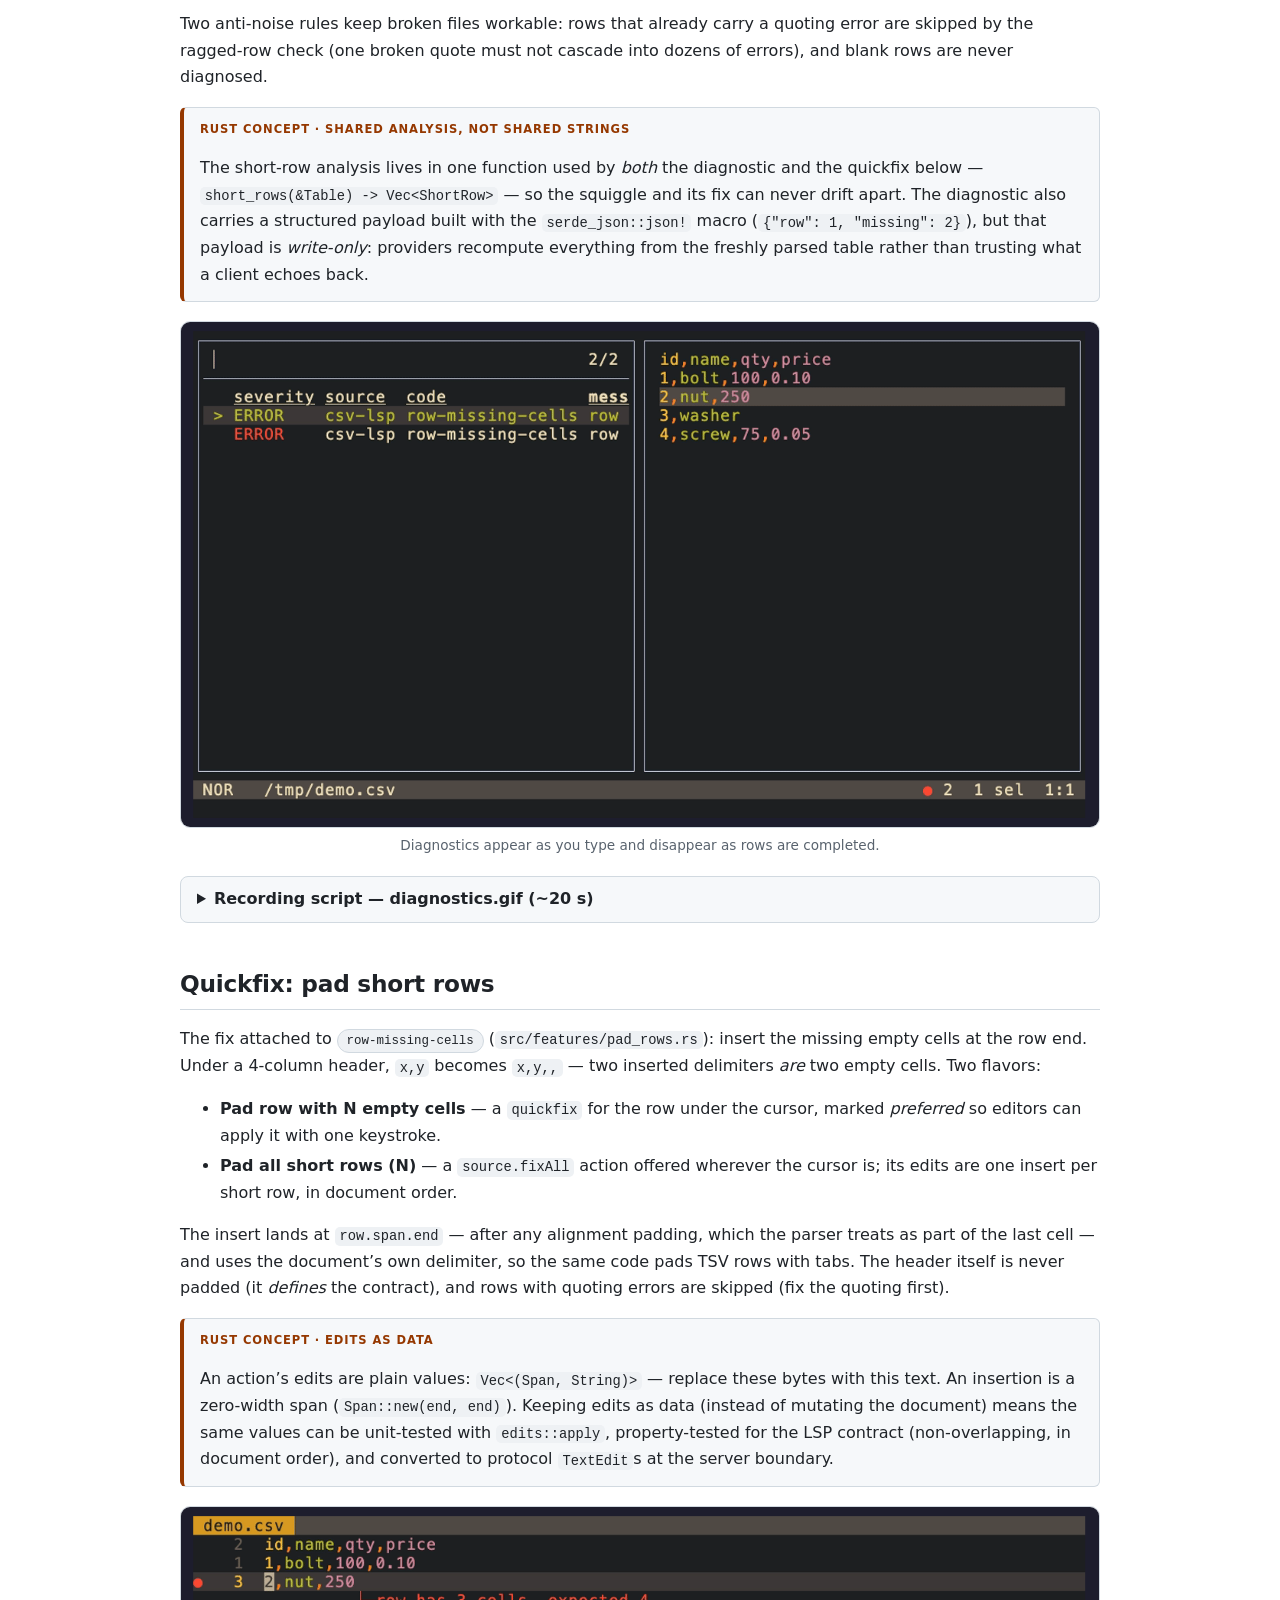
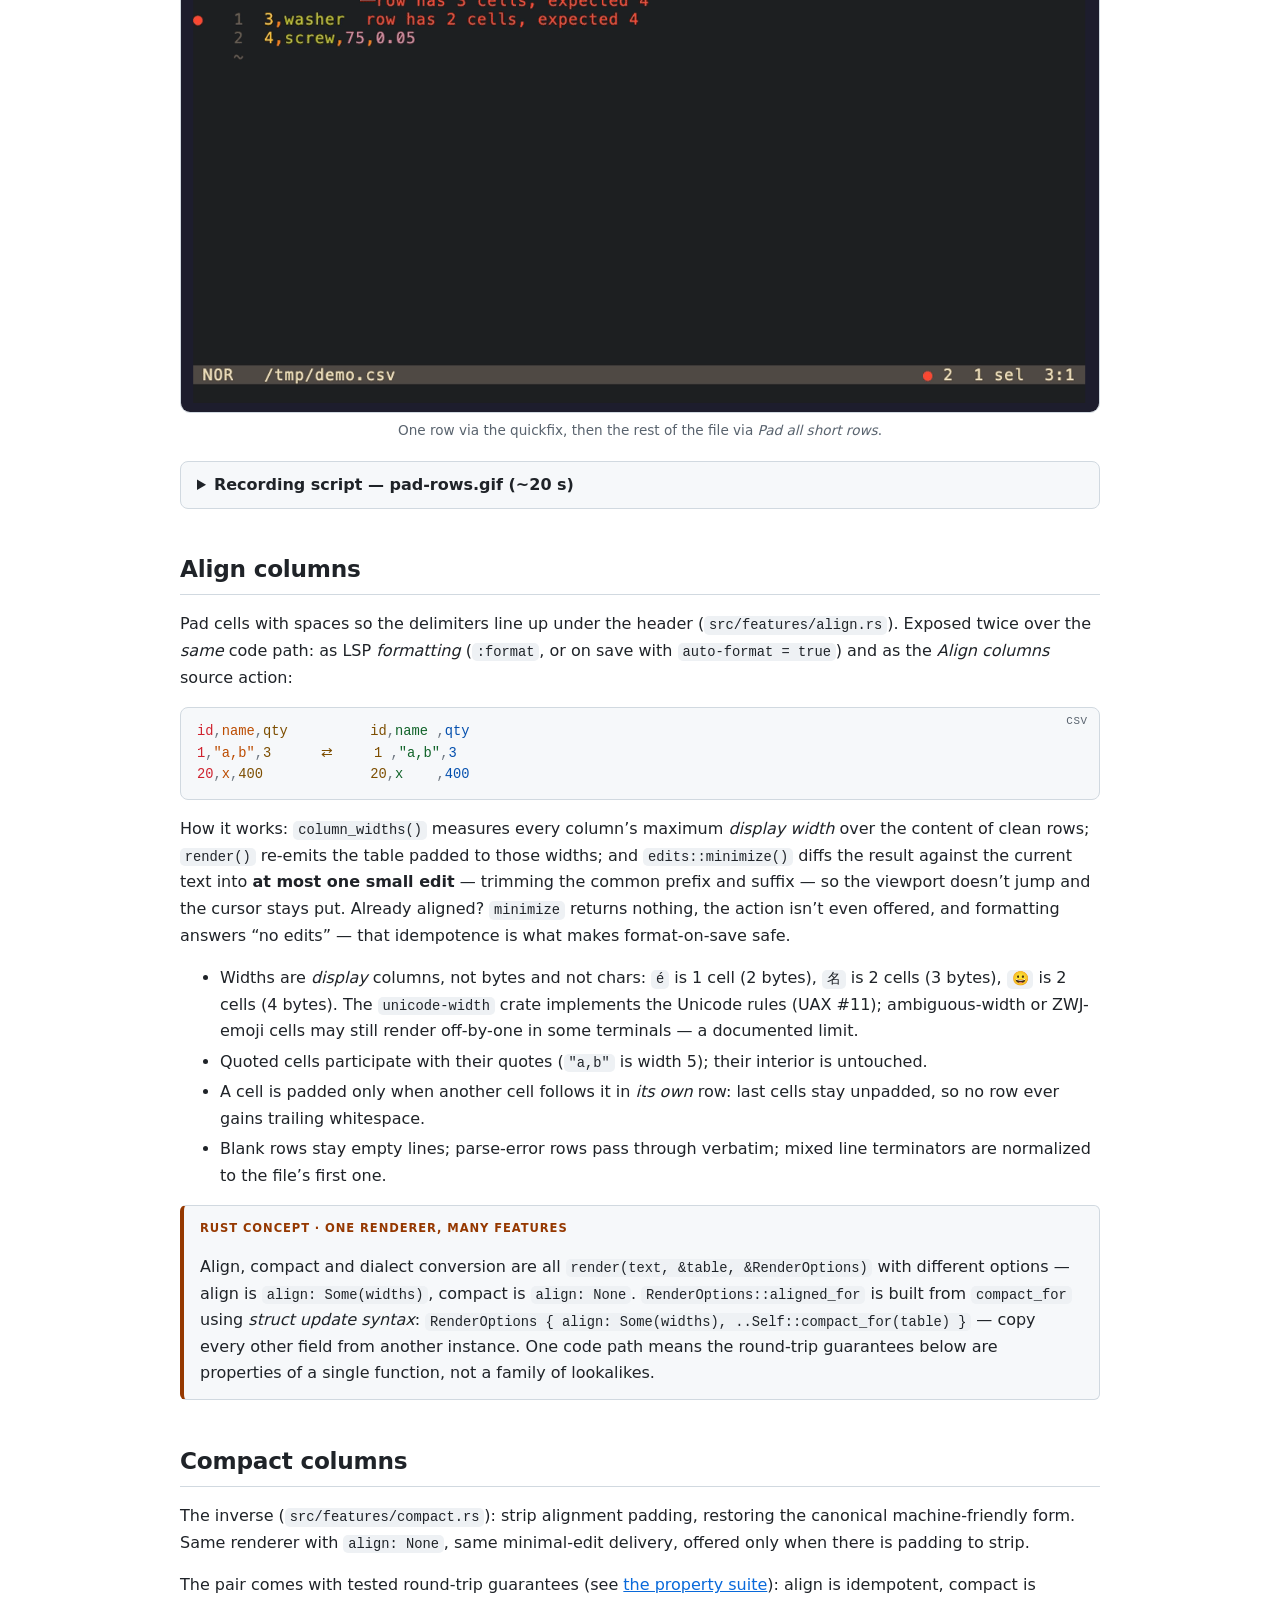
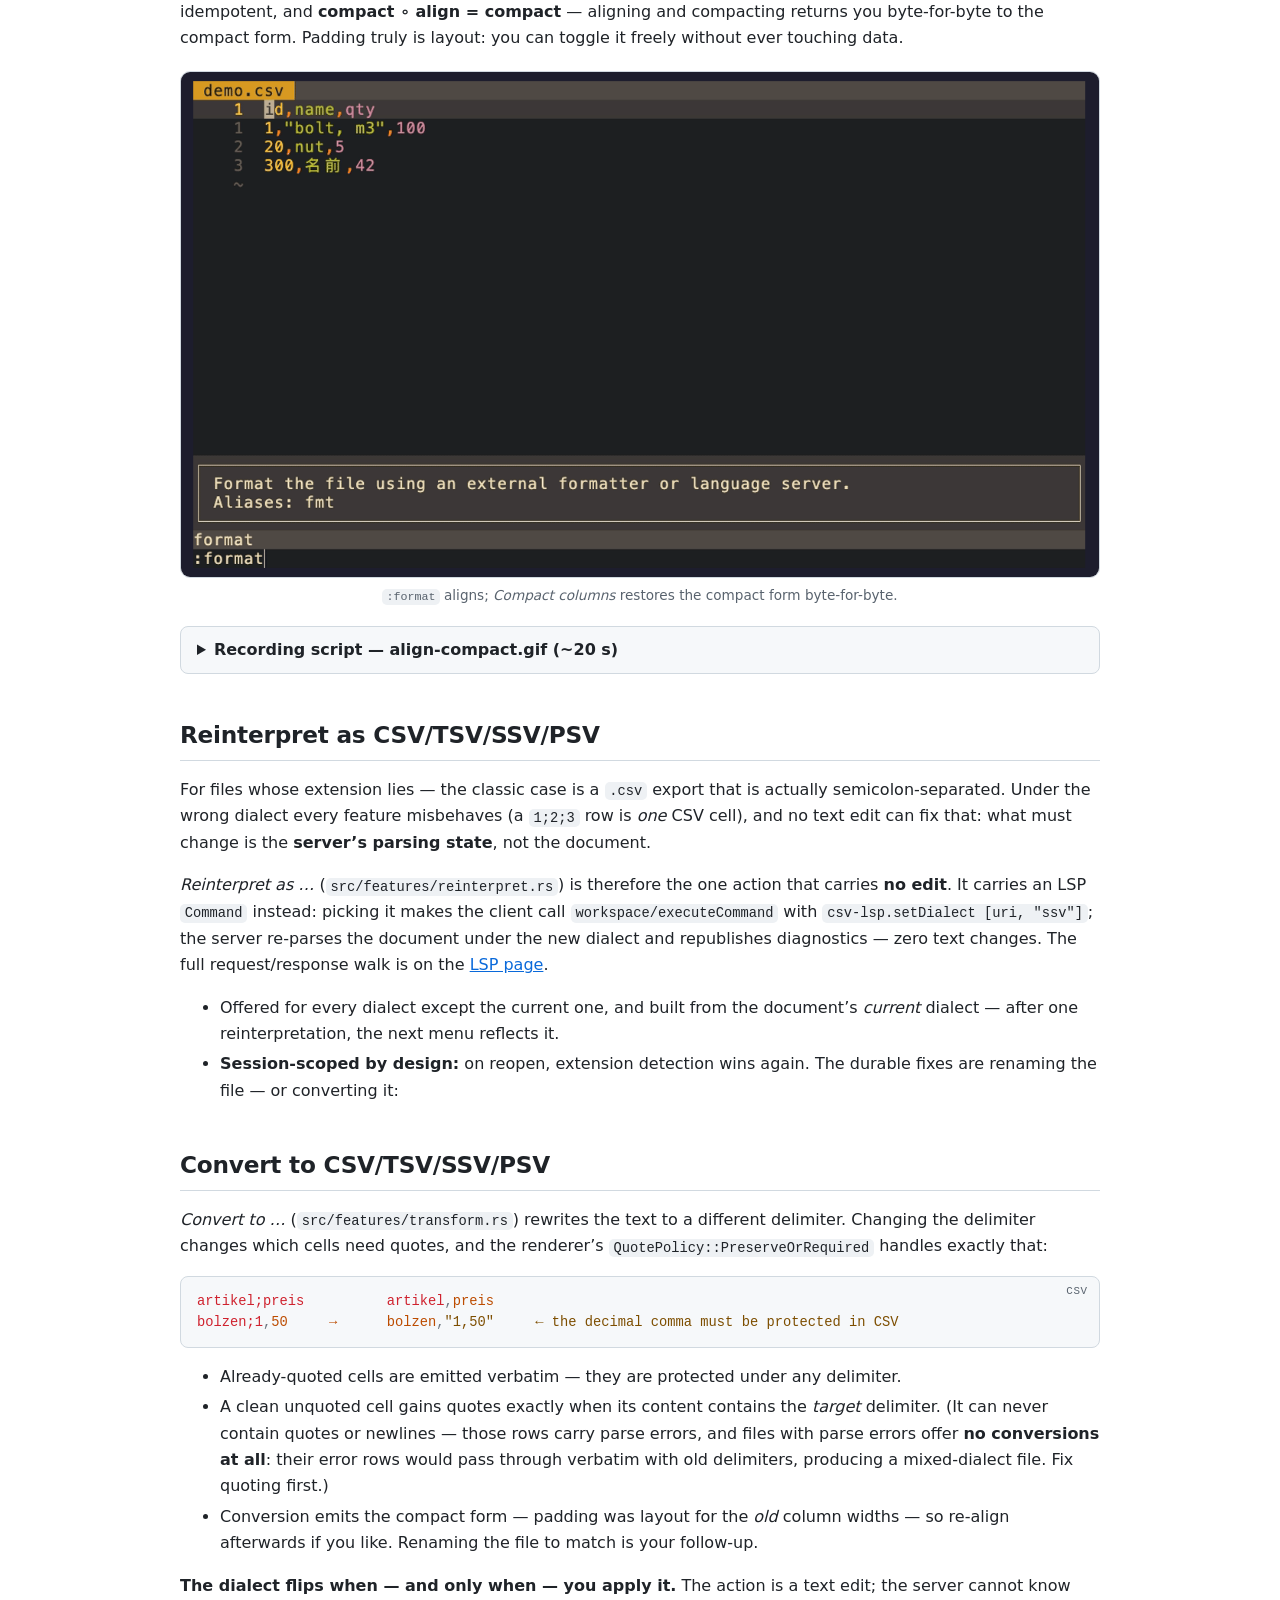
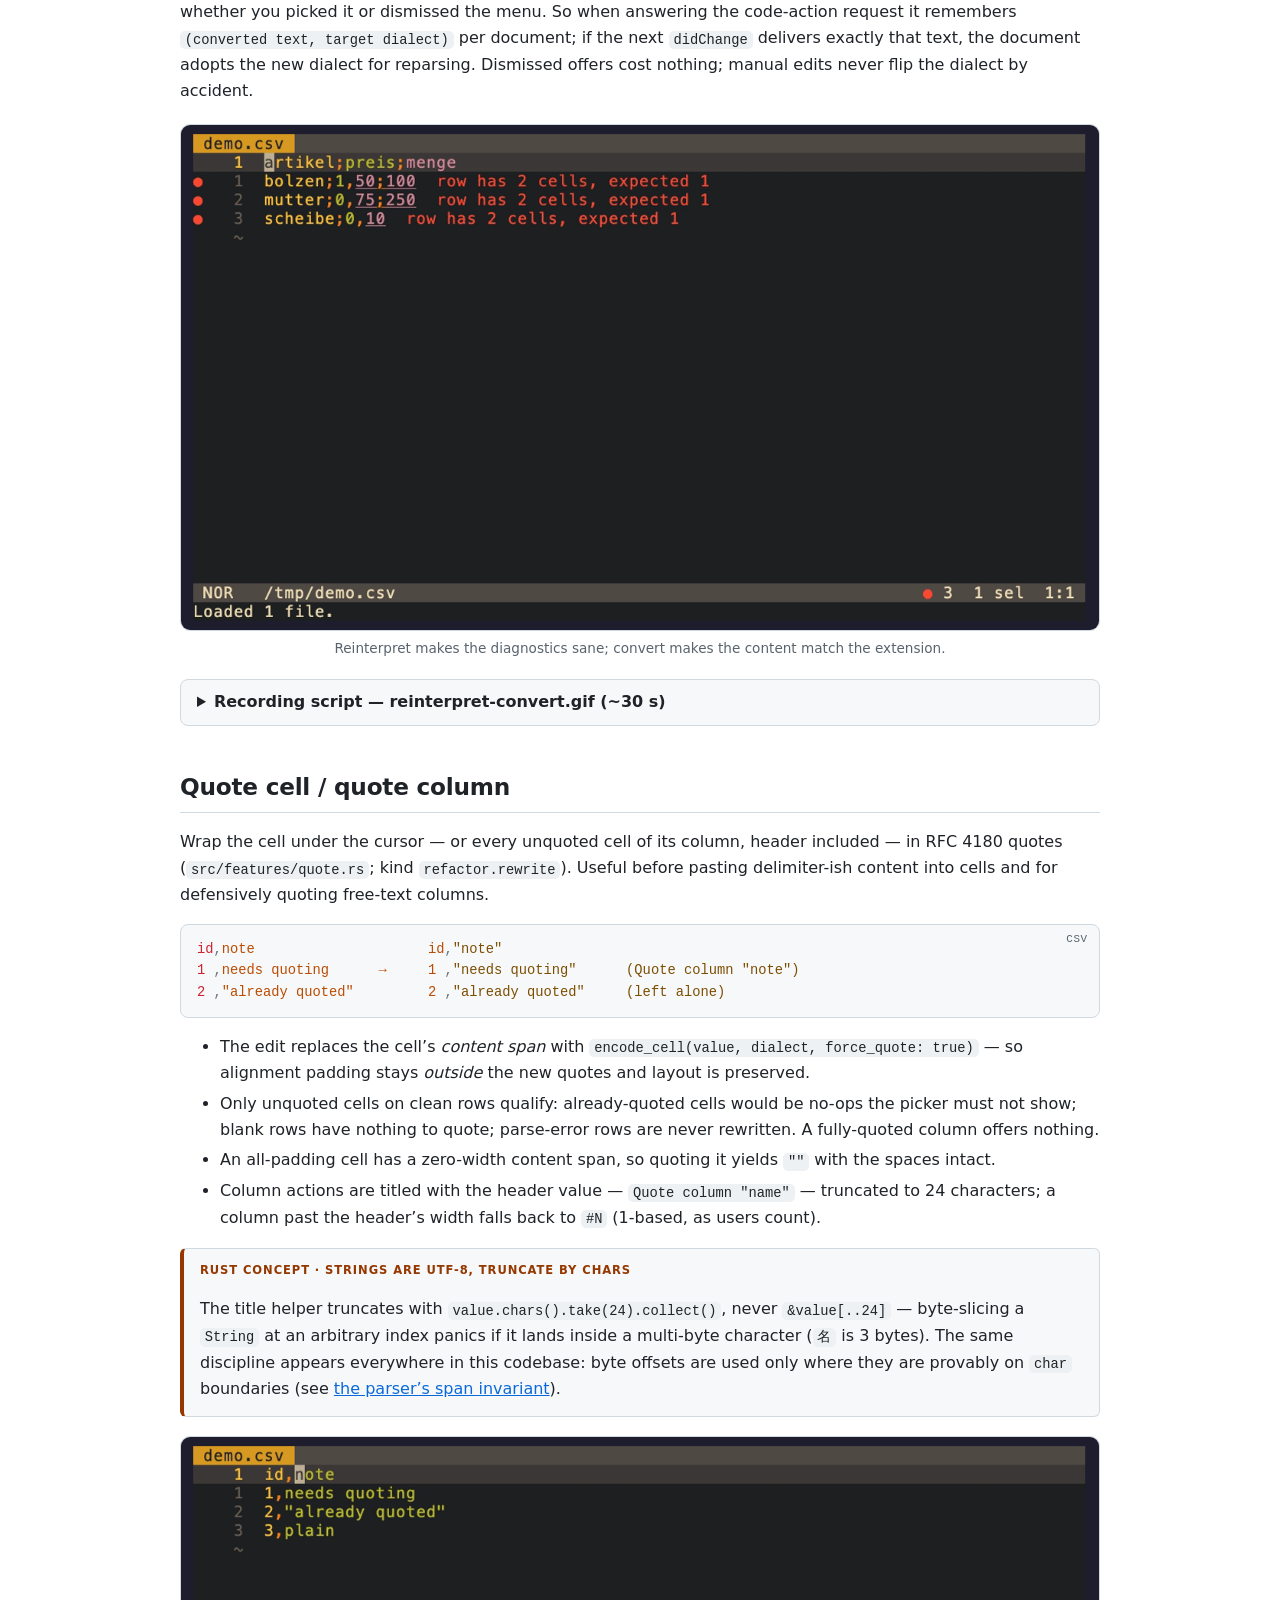
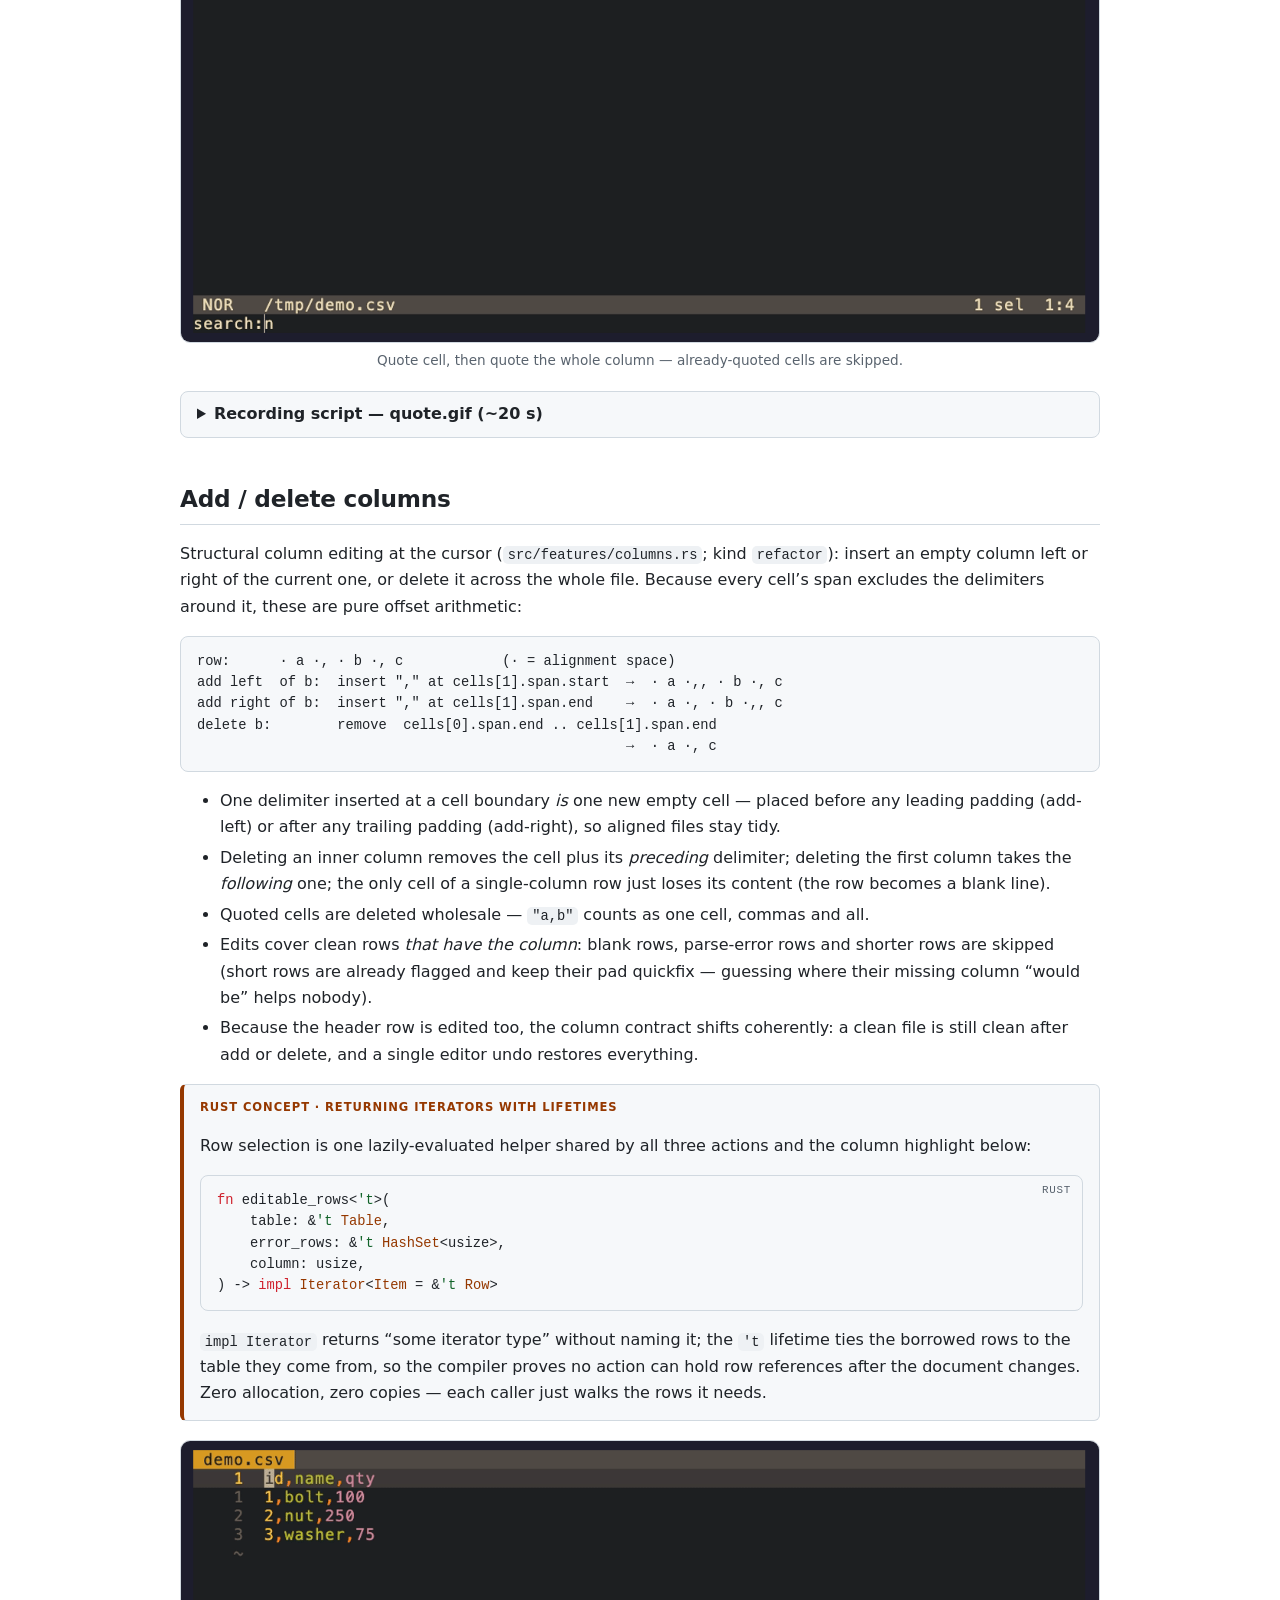
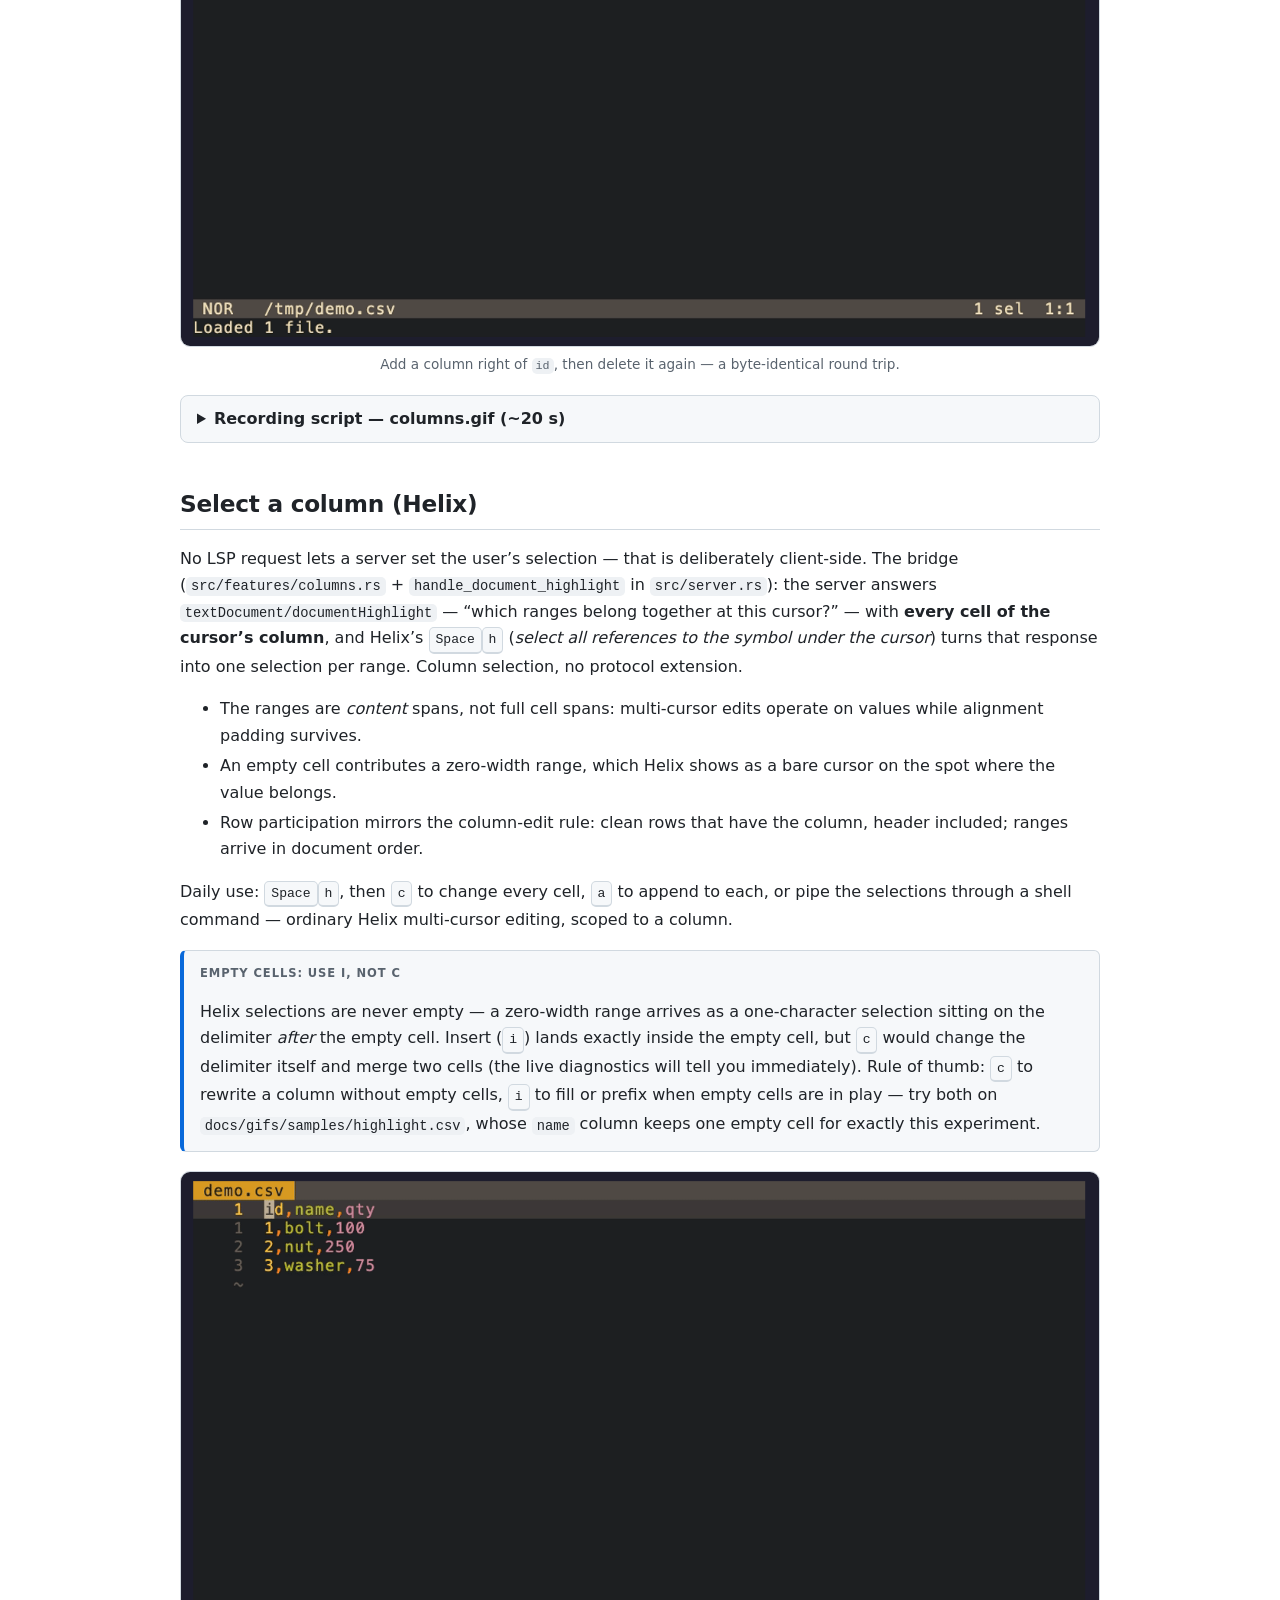
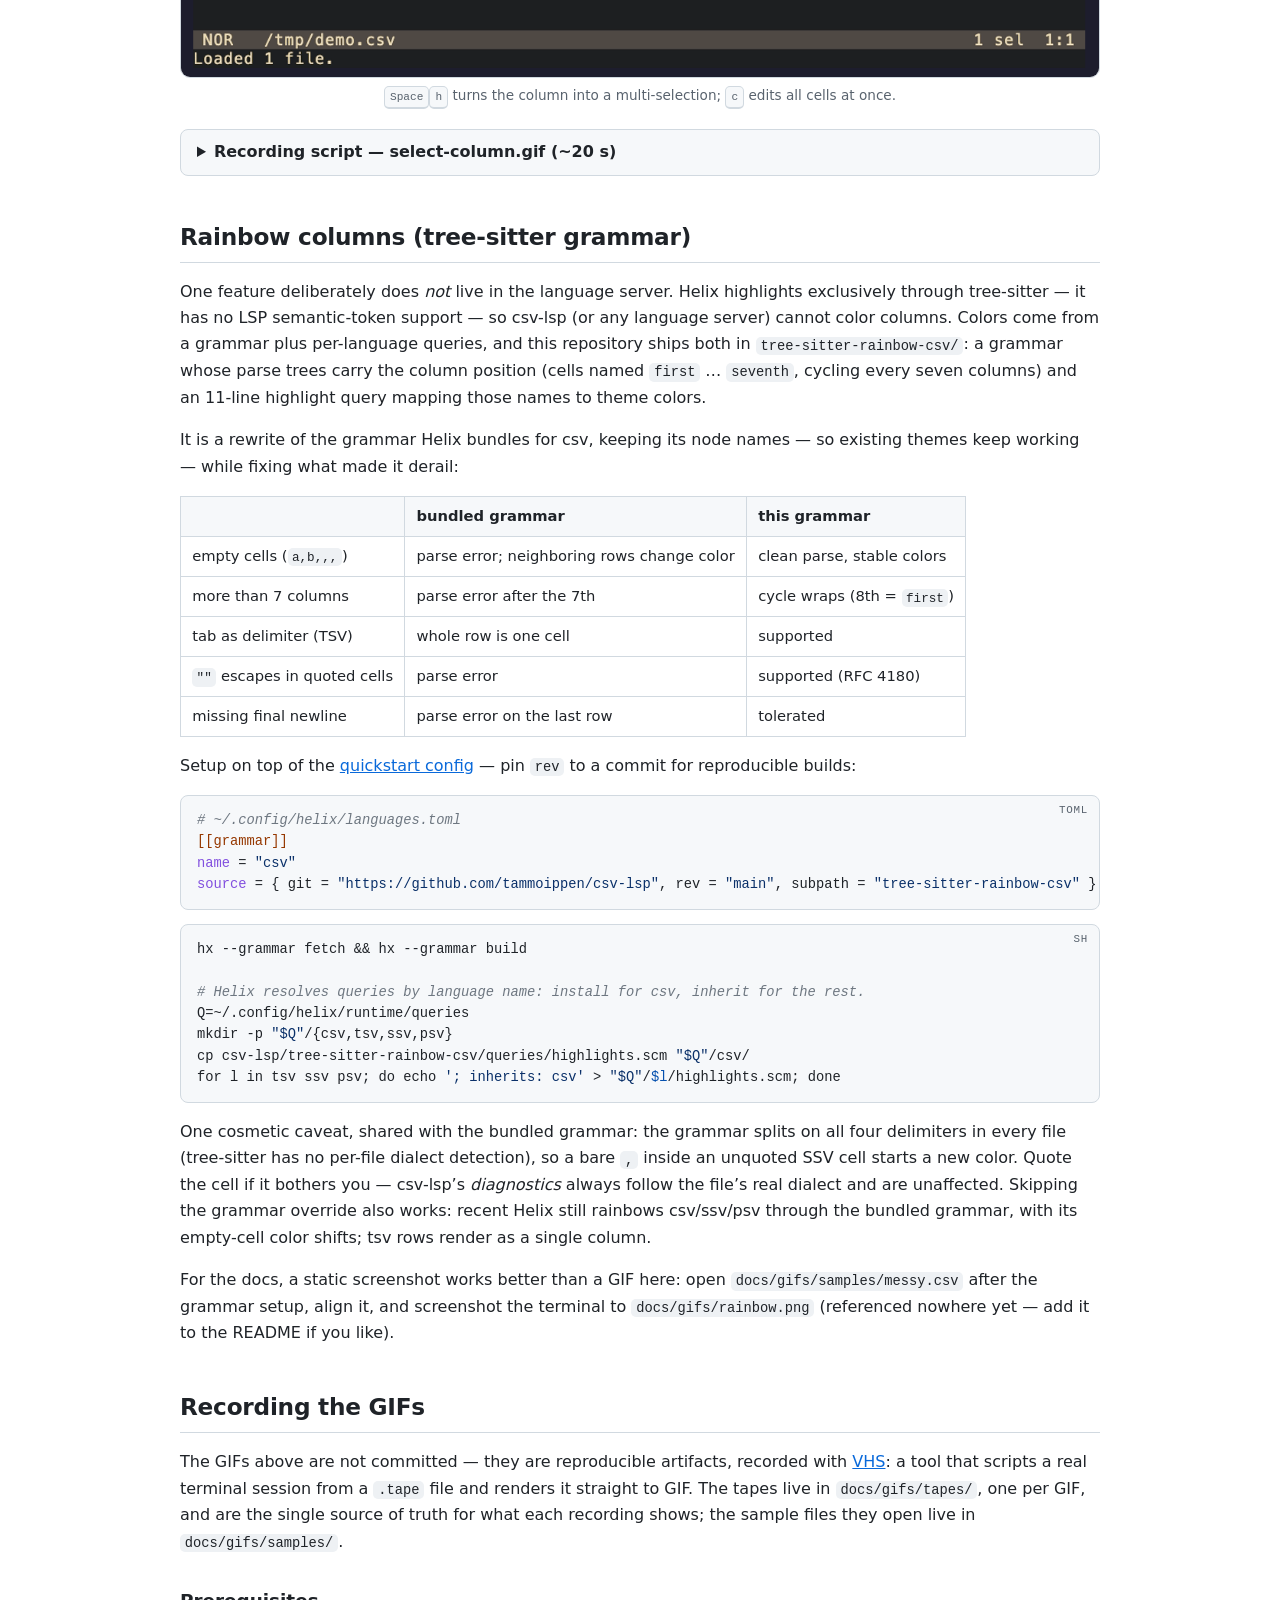
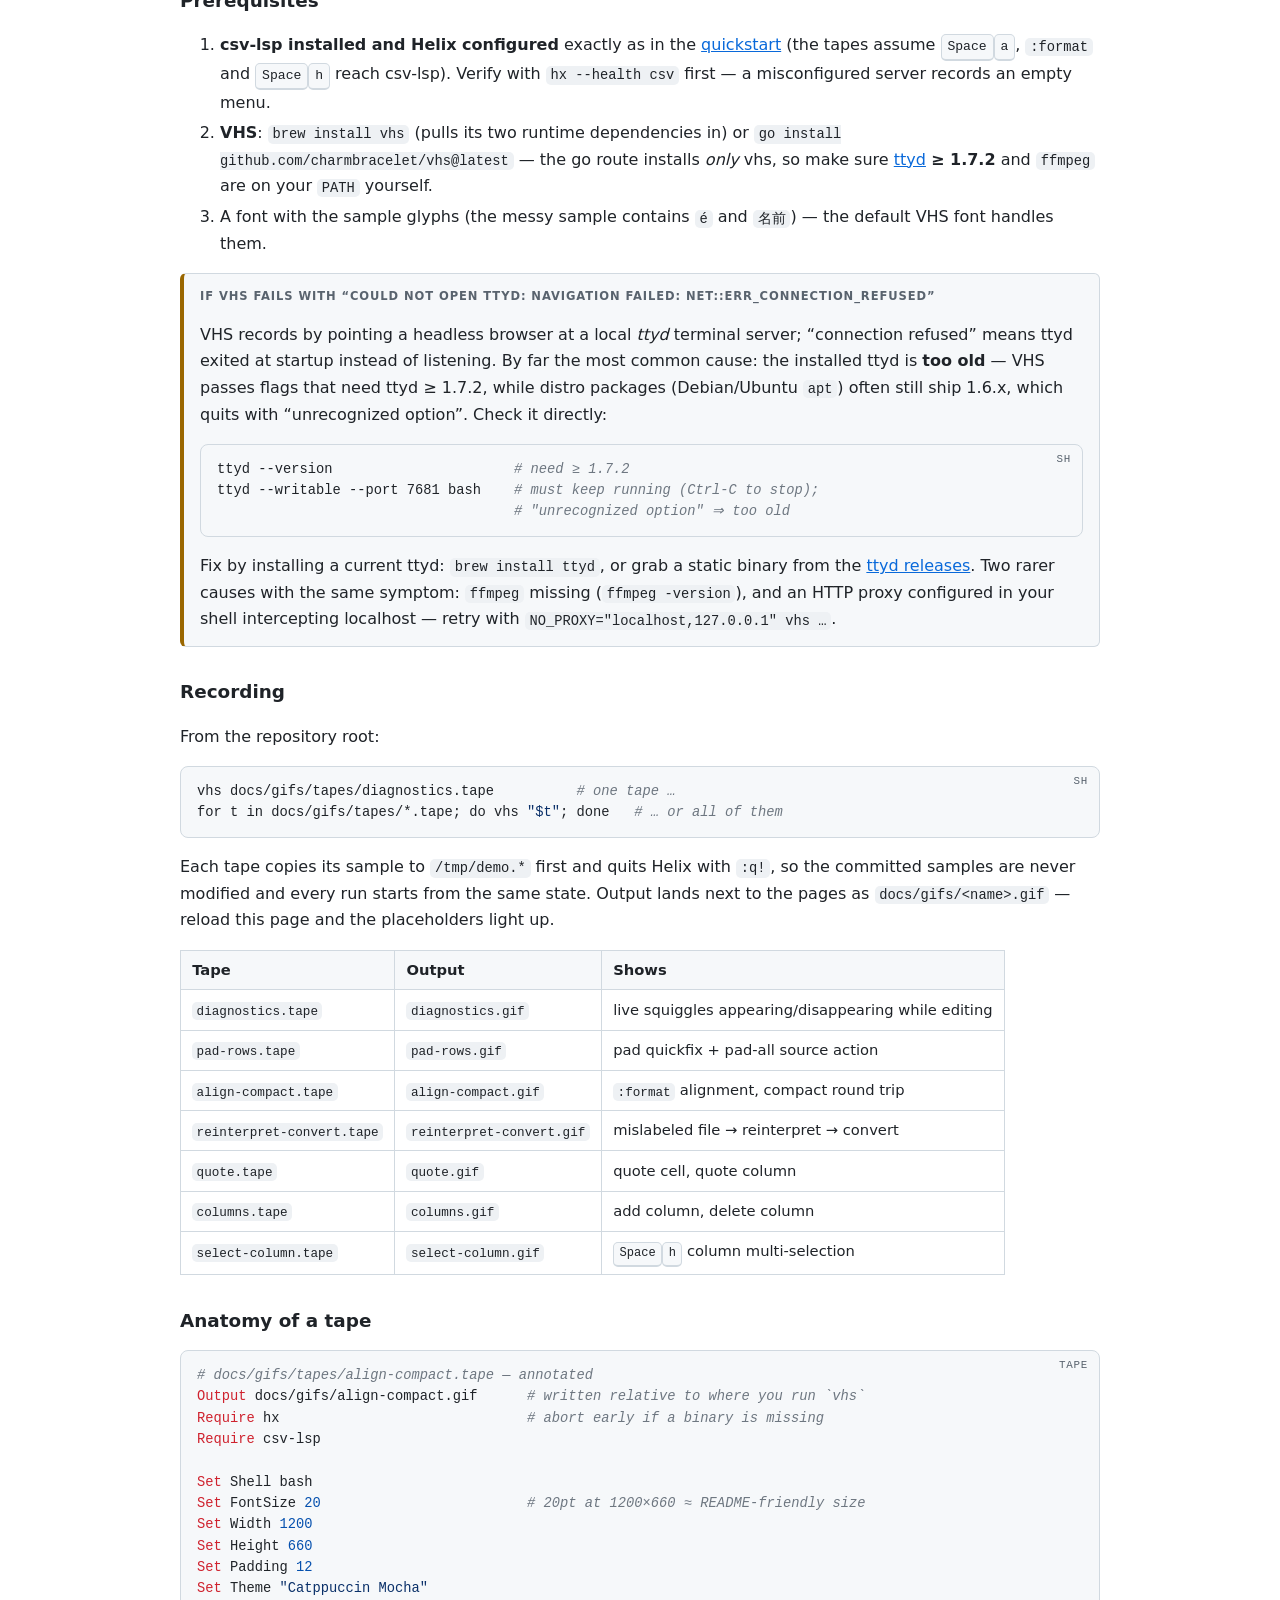
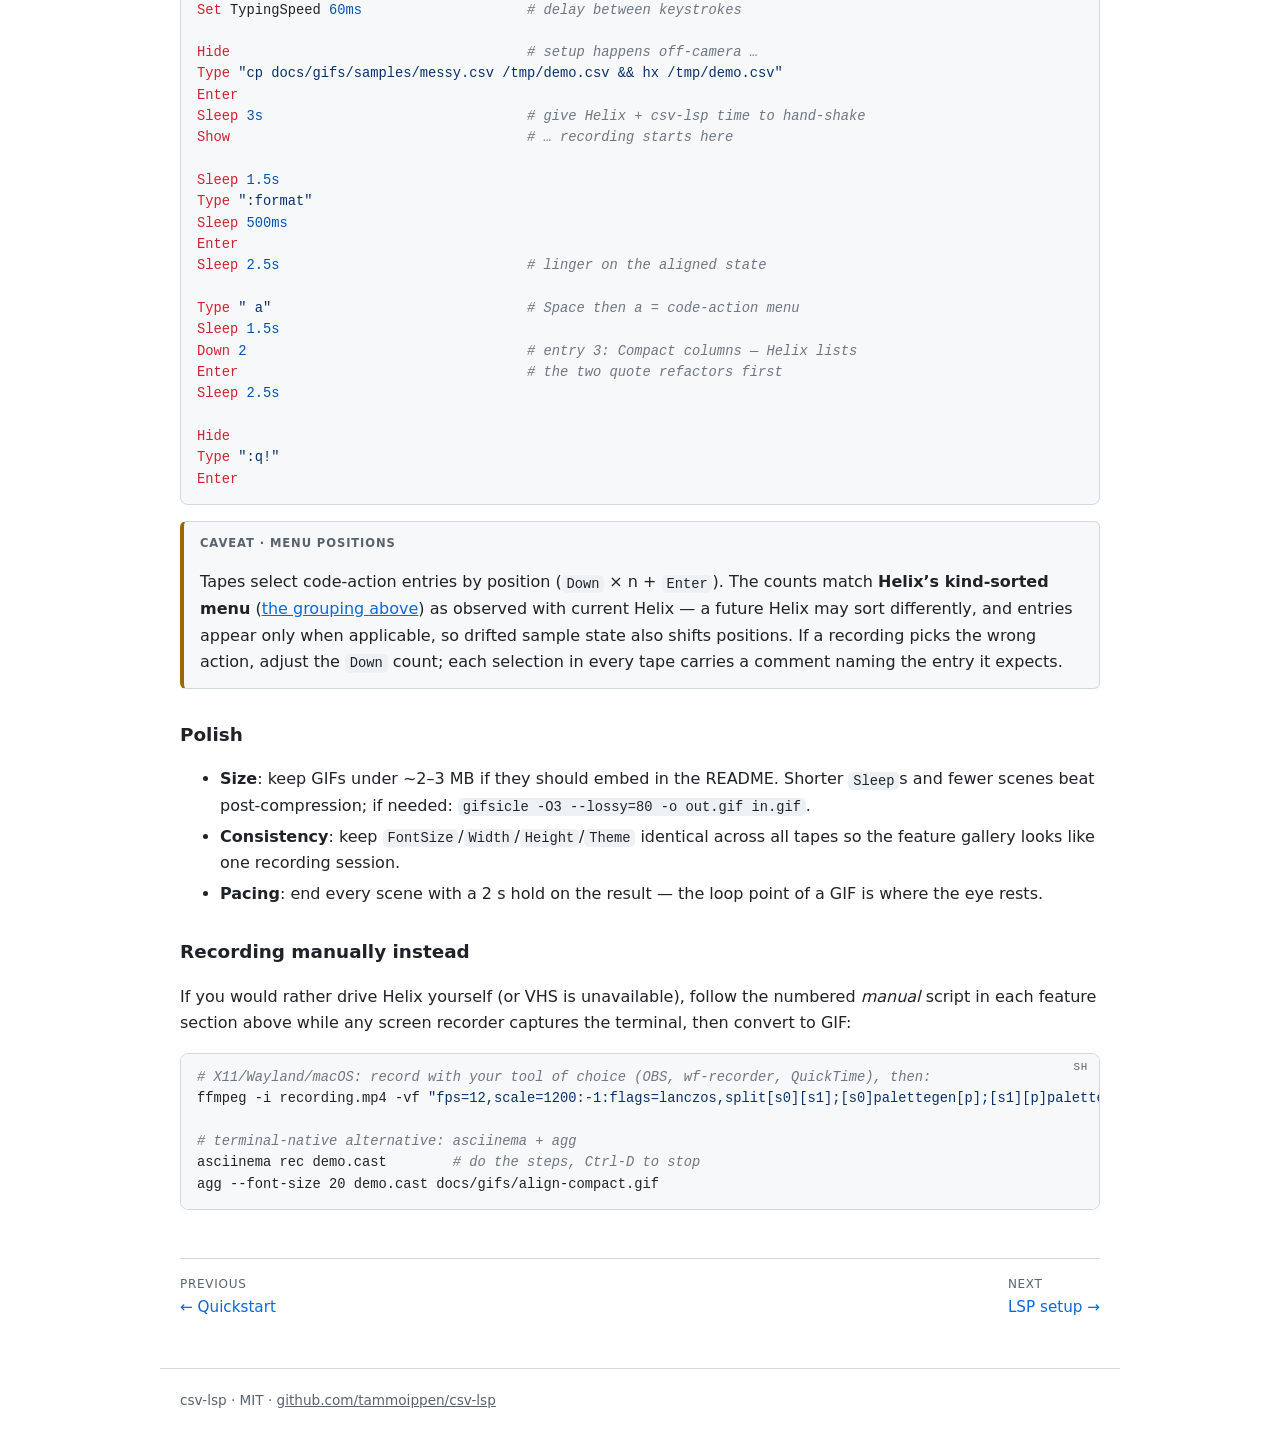
<file: docs/features.html>
<!doctype html>
<html lang="en">
<head>
<meta charset="utf-8">
<meta name="viewport" content="width=device-width, initial-scale=1">
<title>Features · csv-lsp docs</title>
<link rel="stylesheet" href="style.css">
<script src="docs.js"></script>
</head>
<body>
<header>
  <div class="header-inner">
    <a class="brand" href="index.html">csv-lsp<span>docs</span></a>
    <nav>
      <a href="quickstart.html">Quickstart</a>
      <a href="features.html" aria-current="page">Features</a>
      <a href="lsp.html">LSP</a>
      <a href="parser.html">Parser</a>
      <a href="testing.html">Testing</a>
      <a href="contributing.html">Contributing</a>
    </nav>
  </div>
</header>
<main>

<h1>Features</h1>
<p class="lead">Every feature, one by one: what it does in the editor, how it works
inside, and the edge rules. Each section has a GIF slot plus the script to record it —
see <a href="#recording">Recording the GIFs</a>.</p>

<h2 id="anatomy"><a class="anchor" href="#anatomy">How a feature is built</a></h2>

<p>All features share one shape. The server parses the document into a span-rich
<code>Table</code> (<a href="parser.html">the parser page</a>), and features are small plugins over that
table, collected in <code>features::Registry::standard()</code> — <strong>diagnostic rules</strong> produce
squiggles, <strong>action providers</strong> produce entries for the code-action menu:</p>

<pre data-lang="rust"><code>pub trait DiagnosticRule {
    fn name(&amp;self) -&gt; &amp;'static str;
    fn check(&amp;self, text: &amp;str, table: &amp;Table) -&gt; Vec&lt;Diag&gt;;
}
pub trait ActionProvider {
    fn name(&amp;self) -&gt; &amp;'static str;
    fn actions(&amp;self, ctx: &amp;ActionContext) -&gt; Vec&lt;Action&gt;;
}</code></pre>

<p>Three ground rules apply to every feature and explain most edge behavior:</p>
<ul>
  <li><strong>The header is the column contract.</strong> The first non-blank row defines the expected
      cell count; blank lines are separators — legal, never padded, never counted.</li>
  <li><strong>The verbatim principle.</strong> Rows overlapping a parse error are excluded from column
      checks and passed through <em>byte-for-byte</em> by every rewrite — the server never
      reformats what the parser could not fully understand.</li>
  <li><strong>Padding is layout, not data.</strong> Cell values are the space-trimmed content; quoted
      cell <em>interiors</em> are never touched; space between a closing quote and the delimiter
      (<code>"abc"  ,</code>) is tolerated because alignment produces exactly that.</li>
</ul>

<p>In Helix, <kbd>Space</kbd><kbd>a</kbd> opens the code-action menu. The server answers in a
fixed order (providers run in registration order), but <strong>Helix re-sorts the menu by
action kind</strong> before showing it. Observed with current Helix, the groups are: the
preferred quickfix first (<em>Pad row …</em>), then the <code>refactor.rewrite</code> entries
(<em>Quote cell</em>, <em>Quote column</em>), then every <code>source</code> entry in server order
(<em>Pad all short rows</em>, <em>Align</em>/<em>Compact columns</em>, <em>Reinterpret as …</em> ×3,
<em>Convert to …</em> ×3), and the plain <code>refactor</code> entries last (<em>Add column left/right</em>,
<em>Delete column</em>) — each entry present only when applicable. The
<a href="#recording">recording tapes</a> encode this sorted order in their <code>Down</code> counts.</p>

<h2 id="diagnostics"><a class="anchor" href="#diagnostics">Diagnostics</a></h2>

<p>Two diagnostic rules run over every parse, on every keystroke.</p>

<p><strong>Ragged rows</strong> (<code>src/features/ragged_rows.rs</code>) checks each row’s cell count against
the header:</p>

<pre data-lang="csv"><code>id,name,qty,price
1,bolt,100,0.10
2,nut,250            ← row-missing-cells: “row has 3 cells, expected 4”
3,washer,75,0.05,x   ← row-extra-cells:   “row has 5 cells, expected 4”</code></pre>

<ul>
  <li>A <em>short</em> row gets a <strong>zero-width span at its end</strong> — “cells are missing <em>here</em>” —
      which editors render as an end-of-line marker instead of underlining innocent text.</li>
  <li>A <em>long</em> row is underlined from its first extra cell to the row end, so the span
      covers exactly the data that would have to go.</li>
</ul>

<p><strong>Quoting errors</strong> (<code>src/features/parse_errors.rs</code>) surface the parser’s three
recovered error kinds one-to-one: <span class="pill">unclosed-quote</span> (error),
<span class="pill">stray-quote</span> (warning — <code>5" bolt</code> is extremely common in real data),
and <span class="pill">text-after-quote</span> (error). The spans come straight from the parser
and are byte-exact: an unclosed quote underlines <em>the opening quote</em>, not the whole
rest of the file. Recovery details are on the
<a href="parser.html#recovery">parser page</a>.</p>

<p>Two anti-noise rules keep broken files workable: rows that already carry a quoting
error are skipped by the ragged-row check (one broken quote must not cascade into
dozens of errors), and blank rows are never diagnosed.</p>

<div class="concept">
<span class="callout-label">Rust concept · shared analysis, not shared strings</span>
<p>The short-row analysis lives in one function used by <em>both</em> the diagnostic and the
quickfix below — <code>short_rows(&amp;Table) -&gt; Vec&lt;ShortRow&gt;</code> — so the squiggle and its fix
can never drift apart. The diagnostic also carries a structured payload built with the
<code>serde_json::json!</code> macro (<code>{"row": 1, "missing": 2}</code>), but that payload is
<em>write-only</em>: providers recompute everything from the freshly parsed table rather than
trusting what a client echoes back.</p>
</div>

<figure class="gif" id="gif-diagnostics">
  <img src="gifs/diagnostics.gif" alt="Helix showing csv-lsp diagnostics appear and update while editing a ragged CSV file"
       loading="lazy" onerror="this.closest('figure').classList.add('missing')">
  <div class="placeholder">gifs/diagnostics.gif — not recorded yet · tape: <code>docs/gifs/tapes/diagnostics.tape</code> · <a href="#recording">how to record</a></div>
  <figcaption>Diagnostics appear as you type and disappear as rows are completed.</figcaption>
</figure>

<details>
<summary>Recording script — diagnostics.gif (~20 s)</summary>
<p><strong>Automated:</strong> <code>vhs docs/gifs/tapes/diagnostics.tape</code> (run from the repository root).</p>
<p><strong>Manual, if you prefer to drive it yourself:</strong></p>
<ol>
  <li>Open the ragged sample: <code>hx /tmp/demo.csv</code> (copy of
      <code>docs/gifs/samples/inventory.csv</code>) — two rows are short; squiggles are already
      visible at their line ends.</li>
  <li>Press <kbd>Space</kbd><kbd>d</kbd> to show the diagnostic picker with both messages;
      <kbd>Esc</kbd> to close.</li>
  <li>Navigate to the <code>3,washer</code> row end (<code>gg</code>, <code>3j</code>, <code>$</code>), append <code>,75,0.05</code>
      (<kbd>a</kbd> … <kbd>Esc</kbd>) — watch the diagnostic vanish the moment the row is complete.</li>
  <li>Pause a beat on the clean state, then quit without saving (<code>:q!</code>).</li>
</ol>
<p><em>Show:</em> live update on every keystroke; the zero-width marker sits at the row end, not
under data.</p>
</details>

<h2 id="pad"><a class="anchor" href="#pad">Quickfix: pad short rows</a></h2>

<p>The fix attached to <span class="pill">row-missing-cells</span>
(<code>src/features/pad_rows.rs</code>): insert the missing empty cells at the row end. Under a
4-column header, <code>x,y</code> becomes <code>x,y,,</code> — two inserted delimiters <em>are</em> two empty
cells. Two flavors:</p>

<ul>
  <li><strong>Pad row with N empty cells</strong> — a <code>quickfix</code> for the row under the cursor, marked
      <em>preferred</em> so editors can apply it with one keystroke.</li>
  <li><strong>Pad all short rows (N)</strong> — a <code>source.fixAll</code> action offered wherever the cursor
      is; its edits are one insert per short row, in document order.</li>
</ul>

<p>The insert lands at <code>row.span.end</code> — after any alignment padding, which the parser
treats as part of the last cell — and uses the document’s own delimiter, so the same
code pads TSV rows with tabs. The header itself is never padded (it <em>defines</em> the
contract), and rows with quoting errors are skipped (fix the quoting first).</p>

<div class="concept">
<span class="callout-label">Rust concept · edits as data</span>
<p>An action’s edits are plain values: <code>Vec&lt;(Span, String)&gt;</code> — replace these bytes with
this text. An insertion is a zero-width span (<code>Span::new(end, end)</code>). Keeping edits as
data (instead of mutating the document) means the same values can be unit-tested with
<code>edits::apply</code>, property-tested for the LSP contract (non-overlapping, in document
order), and converted to protocol <code>TextEdit</code>s at the server boundary.</p>
</div>

<figure class="gif" id="gif-pad">
  <img src="gifs/pad-rows.gif" alt="Applying the pad-row quickfix and the pad-all source action in Helix"
       loading="lazy" onerror="this.closest('figure').classList.add('missing')">
  <div class="placeholder">gifs/pad-rows.gif — not recorded yet · tape: <code>docs/gifs/tapes/pad-rows.tape</code> · <a href="#recording">how to record</a></div>
  <figcaption>One row via the quickfix, then the rest of the file via <em>Pad all short rows</em>.</figcaption>
</figure>

<details>
<summary>Recording script — pad-rows.gif (~20 s)</summary>
<p><strong>Automated:</strong> <code>vhs docs/gifs/tapes/pad-rows.tape</code></p>
<p><strong>Manual:</strong></p>
<ol>
  <li>Open the copy of <code>docs/gifs/samples/inventory.csv</code>; put the cursor on the
      <code>2,nut,250</code> row.</li>
  <li><kbd>Space</kbd><kbd>a</kbd> — the menu opens with <em>Pad row with 1 empty cell</em> as the
      preferred first entry. <kbd>Enter</kbd>. The row gains a trailing comma; its
      diagnostic disappears.</li>
  <li>Move to the header (<code>gg</code>), <kbd>Space</kbd><kbd>a</kbd> again, pick
      <em>Pad all short rows (1)</em> — the remaining short row is repaired from a distance.</li>
  <li>Show the clean gutter, quit with <code>:q!</code>.</li>
</ol>
<p><em>Show:</em> quickfix is cursor-local, fix-all works from anywhere; empty cells appear as
trailing delimiters.</p>
</details>

<h2 id="align"><a class="anchor" href="#align">Align columns</a></h2>

<p>Pad cells with spaces so the delimiters line up under the header
(<code>src/features/align.rs</code>). Exposed twice over the <em>same</em> code path: as LSP
<em>formatting</em> (<code>:format</code>, or on save with <code>auto-format = true</code>) and as the
<em>Align columns</em> source action:</p>

<pre data-lang="csv"><code>id,name,qty          id,name ,qty
1,"a,b",3      ⇄     1 ,"a,b",3
20,x,400             20,x    ,400</code></pre>

<p>How it works: <code>column_widths()</code> measures every column’s maximum <em>display width</em> over
the content of clean rows; <code>render()</code> re-emits the table padded to those widths; and
<code>edits::minimize()</code> diffs the result against the current text into <strong>at most one small
edit</strong> — trimming the common prefix and suffix — so the viewport doesn’t jump and the
cursor stays put. Already aligned? <code>minimize</code> returns nothing, the action isn’t even
offered, and formatting answers “no edits” — that idempotence is what makes
format-on-save safe.</p>

<ul>
  <li>Widths are <em>display</em> columns, not bytes and not chars: <code>é</code> is 1 cell (2 bytes),
      <code>名</code> is 2 cells (3 bytes), <code>😀</code> is 2 cells (4 bytes). The <code>unicode-width</code> crate
      implements the Unicode rules (UAX #11); ambiguous-width or ZWJ-emoji cells may still
      render off-by-one in some terminals — a documented limit.</li>
  <li>Quoted cells participate with their quotes (<code>"a,b"</code> is width 5); their interior is
      untouched.</li>
  <li>A cell is padded only when another cell follows it in <em>its own</em> row: last cells stay
      unpadded, so no row ever gains trailing whitespace.</li>
  <li>Blank rows stay empty lines; parse-error rows pass through verbatim; mixed line
      terminators are normalized to the file’s first one.</li>
</ul>

<div class="concept">
<span class="callout-label">Rust concept · one renderer, many features</span>
<p>Align, compact and dialect conversion are all <code>render(text, &amp;table, &amp;RenderOptions)</code>
with different options — align is <code>align: Some(widths)</code>, compact is <code>align: None</code>.
<code>RenderOptions::aligned_for</code> is built from <code>compact_for</code> using
<em>struct update syntax</em>: <code>RenderOptions { align: Some(widths), ..Self::compact_for(table) }</code>
— copy every other field from another instance. One code path means the round-trip
guarantees below are properties of a single function, not a family of lookalikes.</p>
</div>

<h2 id="compact"><a class="anchor" href="#compact">Compact columns</a></h2>

<p>The inverse (<code>src/features/compact.rs</code>): strip alignment padding, restoring the
canonical machine-friendly form. Same renderer with <code>align: None</code>, same minimal-edit
delivery, offered only when there is padding to strip.</p>

<p>The pair comes with tested round-trip guarantees (see
<a href="testing.html#invariant-map">the property suite</a>): align is idempotent, compact is
idempotent, and <strong>compact ∘ align = compact</strong> — aligning and compacting returns you
byte-for-byte to the compact form. Padding truly is layout: you can toggle it freely
without ever touching data.</p>

<figure class="gif" id="gif-align">
  <img src="gifs/align-compact.gif" alt="Aligning columns with :format and compacting them again via the source action in Helix"
       loading="lazy" onerror="this.closest('figure').classList.add('missing')">
  <div class="placeholder">gifs/align-compact.gif — not recorded yet · tape: <code>docs/gifs/tapes/align-compact.tape</code> · <a href="#recording">how to record</a></div>
  <figcaption><code>:format</code> aligns; <em>Compact columns</em> restores the compact form byte-for-byte.</figcaption>
</figure>

<details>
<summary>Recording script — align-compact.gif (~20 s)</summary>
<p><strong>Automated:</strong> <code>vhs docs/gifs/tapes/align-compact.tape</code></p>
<p><strong>Manual:</strong></p>
<ol>
  <li>Open the copy of <code>docs/gifs/samples/messy.csv</code> — unaligned, with a quoted comma
      cell and a CJK cell.</li>
  <li>Type <code>:format</code> <kbd>Enter</kbd> — delimiters snap into columns; note the quoted
      <code>"bolt, m3"</code> cell and the double-width <code>名前</code> cell line up correctly.</li>
  <li>Pause. <kbd>Space</kbd><kbd>a</kbd>, pick <em>Compact columns</em> — the padding disappears
      again.</li>
  <li>Quit with <code>:q!</code>.</li>
</ol>
<p><em>Show:</em> quoted delimiters don’t split cells; CJK width handled; align ⇄ compact is a
clean round trip.</p>
</details>

<h2 id="reinterpret"><a class="anchor" href="#reinterpret">Reinterpret as CSV/TSV/SSV/PSV</a></h2>

<p>For files whose extension lies — the classic case is a <code>.csv</code> export that is actually
semicolon-separated. Under the wrong dialect every feature misbehaves (a <code>1;2;3</code> row is
<em>one</em> CSV cell), and no text edit can fix that: what must change is the <strong>server’s
parsing state</strong>, not the document.</p>

<p><em>Reinterpret as …</em> (<code>src/features/reinterpret.rs</code>) is therefore the one action that
carries <strong>no edit</strong>. It carries an LSP <code>Command</code> instead: picking it makes the client
call <code>workspace/executeCommand</code> with <code>csv-lsp.setDialect [uri, "ssv"]</code>; the server
re-parses the document under the new dialect and republishes diagnostics — zero text
changes. The full request/response walk is on the
<a href="lsp.html#dataflow">LSP page</a>.</p>

<ul>
  <li>Offered for every dialect except the current one, and built from the document’s
      <em>current</em> dialect — after one reinterpretation, the next menu reflects it.</li>
  <li><strong>Session-scoped by design:</strong> on reopen, extension detection wins again. The durable
      fixes are renaming the file — or converting it:</li>
</ul>

<h2 id="convert"><a class="anchor" href="#convert">Convert to CSV/TSV/SSV/PSV</a></h2>

<p><em>Convert to …</em> (<code>src/features/transform.rs</code>) rewrites the text to a different
delimiter. Changing the delimiter changes which cells need quotes, and the renderer’s
<code>QuotePolicy::PreserveOrRequired</code> handles exactly that:</p>

<pre data-lang="csv"><code>artikel;preis          artikel,preis
bolzen;1,50     →      bolzen,"1,50"     ← the decimal comma must be protected in CSV</code></pre>

<ul>
  <li>Already-quoted cells are emitted verbatim — they are protected under any delimiter.</li>
  <li>A clean unquoted cell gains quotes exactly when its content contains the <em>target</em>
      delimiter. (It can never contain quotes or newlines — those rows carry parse errors,
      and files with parse errors offer <strong>no conversions at all</strong>: their error rows would
      pass through verbatim with old delimiters, producing a mixed-dialect file. Fix
      quoting first.)</li>
  <li>Conversion emits the compact form — padding was layout for the <em>old</em> column widths —
      so re-align afterwards if you like. Renaming the file to match is your follow-up.</li>
</ul>

<p><strong>The dialect flips when — and only when — you apply it.</strong> The action is a text edit;
the server cannot know whether you picked it or dismissed the menu. So when answering
the code-action request it remembers <code>(converted text, target dialect)</code> per document;
if the next <code>didChange</code> delivers exactly that text, the document adopts the new
dialect for reparsing. Dismissed offers cost nothing; manual edits never flip the
dialect by accident.</p>

<figure class="gif" id="gif-reinterpret">
  <img src="gifs/reinterpret-convert.gif" alt="Reinterpreting a mislabeled semicolon file as SSV and then converting it to real CSV in Helix"
       loading="lazy" onerror="this.closest('figure').classList.add('missing')">
  <div class="placeholder">gifs/reinterpret-convert.gif — not recorded yet · tape: <code>docs/gifs/tapes/reinterpret-convert.tape</code> · <a href="#recording">how to record</a></div>
  <figcaption>Reinterpret makes the diagnostics sane; convert makes the content match the extension.</figcaption>
</figure>

<details>
<summary>Recording script — reinterpret-convert.gif (~30 s)</summary>
<p><strong>Automated:</strong> <code>vhs docs/gifs/tapes/reinterpret-convert.tape</code></p>
<p><strong>Manual:</strong></p>
<ol>
  <li>Open the copy of <code>docs/gifs/samples/preise.csv</code> — semicolon content under a
      <code>.csv</code> name. The diagnostics are <em>garbage</em>: under CSV rules the decimal commas
      split cells, so every row reports “row has 2 cells, expected 1” — the wrong dialect
      makes the server confidently wrong.</li>
  <li><kbd>Space</kbd><kbd>a</kbd>, pick <em>Reinterpret as SSV</em>. The nonsense vanishes; only the
      genuinely short last row keeps a <span class="pill">row-missing-cells</span> squiggle —
      the server now sees three columns.</li>
  <li>Fix the row (append <code>;25</code>), or leave it and point at the diagnostic.</li>
  <li><kbd>Space</kbd><kbd>a</kbd>, pick <em>Convert to CSV</em> — semicolons become commas and
      <code>1,50</code> gains quotes: <code>bolzen,"1,50"</code>. Diagnostics stay sane: the server flipped
      the dialect with the applied edit.</li>
  <li>Quit with <code>:q!</code>.</li>
</ol>
<p><em>Show:</em> the “extension lies” failure mode; reinterpret = parse change only; convert =
text change with automatic quoting.</p>
</details>

<h2 id="quote"><a class="anchor" href="#quote">Quote cell / quote column</a></h2>

<p>Wrap the cell under the cursor — or every unquoted cell of its column, header included
— in RFC 4180 quotes (<code>src/features/quote.rs</code>; kind <code>refactor.rewrite</code>). Useful before
pasting delimiter-ish content into cells and for defensively quoting free-text columns.</p>

<pre data-lang="csv"><code>id,note                     id,"note"
1 ,needs quoting      →     1 ,"needs quoting"      (Quote column "note")
2 ,"already quoted"         2 ,"already quoted"     (left alone)</code></pre>

<ul>
  <li>The edit replaces the cell’s <em>content span</em> with
      <code>encode_cell(value, dialect, force_quote: true)</code> — so alignment padding stays
      <em>outside</em> the new quotes and layout is preserved.</li>
  <li>Only unquoted cells on clean rows qualify: already-quoted cells would be no-ops the
      picker must not show; blank rows have nothing to quote; parse-error rows are never
      rewritten. A fully-quoted column offers nothing.</li>
  <li>An all-padding cell has a zero-width content span, so quoting it yields <code>""</code> with
      the spaces intact.</li>
  <li>Column actions are titled with the header value — <code>Quote column "name"</code> — truncated
      to 24 characters; a column past the header’s width falls back to <code>#N</code> (1-based, as
      users count).</li>
</ul>

<div class="concept">
<span class="callout-label">Rust concept · strings are UTF-8, truncate by chars</span>
<p>The title helper truncates with <code>value.chars().take(24).collect()</code>, never
<code>&amp;value[..24]</code> — byte-slicing a <code>String</code> at an arbitrary index panics if it lands
inside a multi-byte character (<code>名</code> is 3 bytes). The same discipline appears
everywhere in this codebase: byte offsets are used only where they are provably on
<code>char</code> boundaries (see <a href="parser.html#model">the parser’s span invariant</a>).</p>
</div>

<figure class="gif" id="gif-quote">
  <img src="gifs/quote.gif" alt="Quoting a single cell and then a whole column in Helix"
       loading="lazy" onerror="this.closest('figure').classList.add('missing')">
  <div class="placeholder">gifs/quote.gif — not recorded yet · tape: <code>docs/gifs/tapes/quote.tape</code> · <a href="#recording">how to record</a></div>
  <figcaption>Quote cell, then quote the whole column — already-quoted cells are skipped.</figcaption>
</figure>

<details>
<summary>Recording script — quote.gif (~20 s)</summary>
<p><strong>Automated:</strong> <code>vhs docs/gifs/tapes/quote.tape</code></p>
<p><strong>Manual:</strong></p>
<ol>
  <li>Open the copy of <code>docs/gifs/samples/quotes.csv</code>; cursor into the
      <code>needs quoting</code> cell.</li>
  <li><kbd>Space</kbd><kbd>a</kbd>, pick <em>Quote cell</em> — just this cell gains quotes; padding
      stays outside.</li>
  <li><kbd>Space</kbd><kbd>a</kbd> again, pick <em>Quote column "note"</em> — the header and every
      remaining unquoted cell gain quotes; the already-quoted row is untouched.</li>
  <li>Reopen the menu once more: the quote actions are gone (nothing left to quote).
      Quit with <code>:q!</code>.</li>
</ol>
<p><em>Show:</em> padding survives outside quotes; idempotence — fully-quoted columns offer nothing.</p>
</details>

<h2 id="columns"><a class="anchor" href="#columns">Add / delete columns</a></h2>

<p>Structural column editing at the cursor (<code>src/features/columns.rs</code>; kind
<code>refactor</code>): insert an empty column left or right of the current one, or delete it
across the whole file. Because every cell’s span excludes the delimiters around it,
these are pure offset arithmetic:</p>

<pre><code>row:      · a ·, · b ·, c            (· = alignment space)
add left  of b:  insert "," at cells[1].span.start  →  · a ·,, · b ·, c
add right of b:  insert "," at cells[1].span.end    →  · a ·, · b ·,, c
delete b:        remove  cells[0].span.end .. cells[1].span.end
                                                    →  · a ·, c</code></pre>

<ul>
  <li>One delimiter inserted at a cell boundary <em>is</em> one new empty cell — placed before
      any leading padding (add-left) or after any trailing padding (add-right), so aligned
      files stay tidy.</li>
  <li>Deleting an inner column removes the cell plus its <em>preceding</em> delimiter; deleting
      the first column takes the <em>following</em> one; the only cell of a single-column row
      just loses its content (the row becomes a blank line).</li>
  <li>Quoted cells are deleted wholesale — <code>"a,b"</code> counts as one cell, commas and all.</li>
  <li>Edits cover clean rows <em>that have the column</em>: blank rows, parse-error rows and
      shorter rows are skipped (short rows are already flagged and keep their pad
      quickfix — guessing where their missing column “would be” helps nobody).</li>
  <li>Because the header row is edited too, the column contract shifts coherently: a clean
      file is still clean after add or delete, and a single editor undo restores everything.</li>
</ul>

<div class="concept">
<span class="callout-label">Rust concept · returning iterators with lifetimes</span>
<p>Row selection is one lazily-evaluated helper shared by all three actions and the
column highlight below:</p>
<pre data-lang="rust"><code>fn editable_rows&lt;'t&gt;(
    table: &amp;'t Table,
    error_rows: &amp;'t HashSet&lt;usize&gt;,
    column: usize,
) -&gt; impl Iterator&lt;Item = &amp;'t Row&gt;</code></pre>
<p><code>impl Iterator</code> returns “some iterator type” without naming it; the <code>'t</code> lifetime ties
the borrowed rows to the table they come from, so the compiler proves no action can
hold row references after the document changes. Zero allocation, zero copies — each
caller just walks the rows it needs.</p>
</div>

<figure class="gif" id="gif-columns">
  <img src="gifs/columns.gif" alt="Adding an empty column and deleting it again across the whole file in Helix"
       loading="lazy" onerror="this.closest('figure').classList.add('missing')">
  <div class="placeholder">gifs/columns.gif — not recorded yet · tape: <code>docs/gifs/tapes/columns.tape</code> · <a href="#recording">how to record</a></div>
  <figcaption>Add a column right of <code>id</code>, then delete it again — a byte-identical round trip.</figcaption>
</figure>

<details>
<summary>Recording script — columns.gif (~20 s)</summary>
<p><strong>Automated:</strong> <code>vhs docs/gifs/tapes/columns.tape</code></p>
<p><strong>Manual:</strong></p>
<ol>
  <li>Open the copy of <code>docs/gifs/samples/columns.csv</code>; cursor on the <code>id</code> header cell.</li>
  <li><kbd>Space</kbd><kbd>a</kbd>, pick <em>Add column right of "id"</em> — every row gains an empty
      second cell, header included; the file stays diagnostic-free.</li>
  <li>Move the cursor into the new empty column (one character right of the first comma).</li>
  <li><kbd>Space</kbd><kbd>a</kbd>, pick <em>Delete column #2</em> (headerless columns get numbered
      titles) — the file is byte-identical to where it started.</li>
  <li>Quit with <code>:q!</code>.</li>
</ol>
<p><em>Show:</em> header moves with the rows (no new diagnostics); numbered title for the
headerless column; clean round trip.</p>
</details>

<h2 id="select-column"><a class="anchor" href="#select-column">Select a column (Helix)</a></h2>

<p>No LSP request lets a server set the user’s selection — that is deliberately
client-side. The bridge (<code>src/features/columns.rs</code> +
<code>handle_document_highlight</code> in <code>src/server.rs</code>): the server answers
<code>textDocument/documentHighlight</code> — “which ranges belong together at this cursor?” —
with <strong>every cell of the cursor’s column</strong>, and Helix’s
<kbd>Space</kbd><kbd>h</kbd> (<em>select all references to the symbol under the cursor</em>) turns
that response into one selection per range. Column selection, no protocol extension.</p>

<ul>
  <li>The ranges are <em>content</em> spans, not full cell spans: multi-cursor edits operate on
      values while alignment padding survives.</li>
  <li>An empty cell contributes a zero-width range, which Helix shows as a bare cursor on
      the spot where the value belongs.</li>
  <li>Row participation mirrors the column-edit rule: clean rows that have the column,
      header included; ranges arrive in document order.</li>
</ul>

<p>Daily use: <kbd>Space</kbd><kbd>h</kbd>, then <kbd>c</kbd> to change every cell, <kbd>a</kbd> to
append to each, or pipe the selections through a shell command — ordinary Helix
multi-cursor editing, scoped to a column.</p>

<div class="note">
<span class="callout-label">Empty cells: use i, not c</span>
<p>Helix selections are never empty — a zero-width range arrives as a one-character
selection sitting on the delimiter <em>after</em> the empty cell. Insert (<kbd>i</kbd>) lands
exactly inside the empty cell, but <kbd>c</kbd> would change the delimiter itself and merge
two cells (the live diagnostics will tell you immediately). Rule of thumb:
<kbd>c</kbd> to rewrite a column without empty cells, <kbd>i</kbd> to fill or prefix when empty
cells are in play — try both on <code>docs/gifs/samples/highlight.csv</code>, whose
<code>name</code> column keeps one empty cell for exactly this experiment.</p>
</div>

<figure class="gif" id="gif-select">
  <img src="gifs/select-column.gif" alt="Selecting a whole column with Space+h in Helix and editing every cell at once"
       loading="lazy" onerror="this.closest('figure').classList.add('missing')">
  <div class="placeholder">gifs/select-column.gif — not recorded yet · tape: <code>docs/gifs/tapes/select-column.tape</code> · <a href="#recording">how to record</a></div>
  <figcaption><kbd>Space</kbd><kbd>h</kbd> turns the column into a multi-selection; <kbd>c</kbd> edits all cells at once.</figcaption>
</figure>

<details>
<summary>Recording script — select-column.gif (~20 s)</summary>
<p><strong>Automated:</strong> <code>vhs docs/gifs/tapes/select-column.tape</code></p>
<p><strong>Manual:</strong></p>
<ol>
  <li>Open the copy of <code>docs/gifs/samples/columns.csv</code>; cursor into the <code>name</code>
      column (any row).</li>
  <li><kbd>Space</kbd><kbd>h</kbd> — every cell of the column is selected, header included.</li>
  <li>Press <kbd>c</kbd>, type a replacement (e.g. <code>part</code>), <kbd>Esc</kbd> — every cell of the
      column now reads the same.</li>
  <li>Press <kbd>u</kbd> to undo, pause, quit with <code>:q!</code>.</li>
</ol>
<p><em>Show:</em> per-cell selections (not a block selection); padding and neighboring columns
untouched. The recording sticks to a column without empty cells — see the note above for
why <kbd>c</kbd> and empty cells don’t mix.</p>
</details>

<h2 id="rainbow"><a class="anchor" href="#rainbow">Rainbow columns (tree-sitter grammar)</a></h2>

<p>One feature deliberately does <em>not</em> live in the language server. Helix highlights
exclusively through tree-sitter — it has no LSP semantic-token support — so csv-lsp (or
any language server) cannot color columns. Colors come from a grammar plus per-language
queries, and this repository ships both in <code>tree-sitter-rainbow-csv/</code>: a grammar whose
parse trees carry the column position (cells named <code>first</code> … <code>seventh</code>, cycling every
seven columns) and an 11-line highlight query mapping those names to theme colors.</p>

<p>It is a rewrite of the grammar Helix bundles for csv, keeping its node names — so
existing themes keep working — while fixing what made it derail:</p>

<div class="tablewrap"><table>
  <thead><tr><th></th><th>bundled grammar</th><th>this grammar</th></tr></thead>
  <tbody>
    <tr><td>empty cells (<code>a,b,,,</code>)</td><td>parse error; neighboring rows change color</td><td>clean parse, stable colors</td></tr>
    <tr><td>more than 7 columns</td><td>parse error after the 7th</td><td>cycle wraps (8th = <code>first</code>)</td></tr>
    <tr><td>tab as delimiter (TSV)</td><td>whole row is one cell</td><td>supported</td></tr>
    <tr><td><code>""</code> escapes in quoted cells</td><td>parse error</td><td>supported (RFC 4180)</td></tr>
    <tr><td>missing final newline</td><td>parse error on the last row</td><td>tolerated</td></tr>
  </tbody>
</table></div>

<p>Setup on top of the <a href="quickstart.html#helix">quickstart config</a> — pin <code>rev</code> to a
commit for reproducible builds:</p>

<pre data-lang="toml"><code># ~/.config/helix/languages.toml
[[grammar]]
name = "csv"
source = { git = "https://github.com/tammoippen/csv-lsp", rev = "main", subpath = "tree-sitter-rainbow-csv" }</code></pre>

<pre data-lang="sh"><code>hx --grammar fetch &amp;&amp; hx --grammar build

# Helix resolves queries by language name: install for csv, inherit for the rest.
Q=~/.config/helix/runtime/queries
mkdir -p "$Q"/{csv,tsv,ssv,psv}
cp csv-lsp/tree-sitter-rainbow-csv/queries/highlights.scm "$Q"/csv/
for l in tsv ssv psv; do echo '; inherits: csv' &gt; "$Q"/$l/highlights.scm; done</code></pre>

<p>One cosmetic caveat, shared with the bundled grammar: the grammar splits on all four
delimiters in every file (tree-sitter has no per-file dialect detection), so a bare
<code>,</code> inside an unquoted SSV cell starts a new color. Quote the cell if it bothers you —
csv-lsp’s <em>diagnostics</em> always follow the file’s real dialect and are unaffected.
Skipping the grammar override also works: recent Helix still rainbows csv/ssv/psv
through the bundled grammar, with its empty-cell color shifts; tsv rows render as a
single column.</p>

<p>For the docs, a static screenshot works better than a GIF here: open
<code>docs/gifs/samples/messy.csv</code> after the grammar setup, align it, and screenshot the
terminal to <code>docs/gifs/rainbow.png</code> (referenced nowhere yet — add it to the README if
you like).</p>

<h2 id="recording"><a class="anchor" href="#recording">Recording the GIFs</a></h2>

<p>The GIFs above are not committed — they are reproducible artifacts, recorded with
<a href="https://github.com/charmbracelet/vhs">VHS</a>: a tool that scripts a real terminal
session from a <code>.tape</code> file and renders it straight to GIF. The tapes live in
<code>docs/gifs/tapes/</code>, one per GIF, and are the single source of truth for what each
recording shows; the sample files they open live in <code>docs/gifs/samples/</code>.</p>

<h3 id="recording-prereqs">Prerequisites</h3>

<ol>
  <li><strong>csv-lsp installed and Helix configured</strong> exactly as in the
      <a href="quickstart.html">quickstart</a> (the tapes assume <kbd>Space</kbd><kbd>a</kbd>,
      <code>:format</code> and <kbd>Space</kbd><kbd>h</kbd> reach csv-lsp). Verify with
      <code>hx --health csv</code> first — a misconfigured server records an empty menu.</li>
  <li><strong>VHS</strong>: <code>brew install vhs</code> (pulls its two runtime dependencies in) or
      <code>go install github.com/charmbracelet/vhs@latest</code> — the go route installs
      <em>only</em> vhs, so make sure <a href="https://github.com/tsl0922/ttyd">ttyd</a>
      <strong>≥ 1.7.2</strong> and <code>ffmpeg</code> are on your <code>PATH</code> yourself.</li>
  <li>A font with the sample glyphs (the messy sample contains <code>é</code> and <code>名前</code>) — the
      default VHS font handles them.</li>
</ol>

<div class="warn">
<span class="callout-label">If vhs fails with “could not open ttyd: navigation failed: net::ERR_CONNECTION_REFUSED”</span>
<p>VHS records by pointing a headless browser at a local <em>ttyd</em> terminal server;
“connection refused” means ttyd exited at startup instead of listening. By far the most
common cause: the installed ttyd is <strong>too old</strong> — VHS passes flags that need
ttyd ≥ 1.7.2, while distro packages (Debian/Ubuntu <code>apt</code>) often still ship 1.6.x,
which quits with “unrecognized option”. Check it directly:</p>
<pre data-lang="sh"><code>ttyd --version                      # need ≥ 1.7.2
ttyd --writable --port 7681 bash    # must keep running (Ctrl-C to stop);
                                    # "unrecognized option" ⇒ too old</code></pre>
<p>Fix by installing a current ttyd: <code>brew install ttyd</code>, or grab a static binary
from the <a href="https://github.com/tsl0922/ttyd/releases">ttyd releases</a>. Two rarer
causes with the same symptom: <code>ffmpeg</code> missing (<code>ffmpeg -version</code>), and an HTTP
proxy configured in your shell intercepting localhost — retry with
<code>NO_PROXY="localhost,127.0.0.1" vhs …</code>.</p>
</div>

<h3 id="recording-run">Recording</h3>

<p>From the repository root:</p>

<pre data-lang="sh"><code>vhs docs/gifs/tapes/diagnostics.tape          # one tape …
for t in docs/gifs/tapes/*.tape; do vhs "$t"; done   # … or all of them</code></pre>

<p>Each tape copies its sample to <code>/tmp/demo.*</code> first and quits Helix with <code>:q!</code>, so the
committed samples are never modified and every run starts from the same state. Output
lands next to the pages as <code>docs/gifs/&lt;name&gt;.gif</code> — reload this page and the
placeholders light up.</p>

<div class="tablewrap"><table>
  <thead><tr><th>Tape</th><th>Output</th><th>Shows</th></tr></thead>
  <tbody>
    <tr><td><code>diagnostics.tape</code></td><td><code>diagnostics.gif</code></td><td>live squiggles appearing/disappearing while editing</td></tr>
    <tr><td><code>pad-rows.tape</code></td><td><code>pad-rows.gif</code></td><td>pad quickfix + pad-all source action</td></tr>
    <tr><td><code>align-compact.tape</code></td><td><code>align-compact.gif</code></td><td><code>:format</code> alignment, compact round trip</td></tr>
    <tr><td><code>reinterpret-convert.tape</code></td><td><code>reinterpret-convert.gif</code></td><td>mislabeled file → reinterpret → convert</td></tr>
    <tr><td><code>quote.tape</code></td><td><code>quote.gif</code></td><td>quote cell, quote column</td></tr>
    <tr><td><code>columns.tape</code></td><td><code>columns.gif</code></td><td>add column, delete column</td></tr>
    <tr><td><code>select-column.tape</code></td><td><code>select-column.gif</code></td><td><kbd>Space</kbd><kbd>h</kbd> column multi-selection</td></tr>
  </tbody>
</table></div>

<h3 id="recording-anatomy">Anatomy of a tape</h3>

<pre data-lang="tape"><code># docs/gifs/tapes/align-compact.tape — annotated
Output docs/gifs/align-compact.gif      # written relative to where you run `vhs`
Require hx                              # abort early if a binary is missing
Require csv-lsp

Set Shell bash
Set FontSize 20                         # 20pt at 1200×660 ≈ README-friendly size
Set Width 1200
Set Height 660
Set Padding 12
Set Theme "Catppuccin Mocha"
Set TypingSpeed 60ms                    # delay between keystrokes

Hide                                    # setup happens off-camera …
Type "cp docs/gifs/samples/messy.csv /tmp/demo.csv && hx /tmp/demo.csv"
Enter
Sleep 3s                                # give Helix + csv-lsp time to hand-shake
Show                                    # … recording starts here

Sleep 1.5s
Type ":format"
Sleep 500ms
Enter
Sleep 2.5s                              # linger on the aligned state

Type " a"                               # Space then a = code-action menu
Sleep 1.5s
Down 2                                  # entry 3: Compact columns — Helix lists
Enter                                   # the two quote refactors first
Sleep 2.5s

Hide
Type ":q!"
Enter</code></pre>

<div class="warn">
<span class="callout-label">Caveat · menu positions</span>
<p>Tapes select code-action entries by position (<code>Down</code> × n + <code>Enter</code>). The counts
match <strong>Helix’s kind-sorted menu</strong> (<a href="#anatomy">the grouping above</a>) as observed
with current Helix — a future Helix may sort differently, and entries appear only when
applicable, so drifted sample state also shifts positions. If a recording picks the
wrong action, adjust the <code>Down</code> count; each selection in every tape carries a comment
naming the entry it expects.</p>
</div>

<h3 id="recording-polish">Polish</h3>

<ul>
  <li><strong>Size</strong>: keep GIFs under ~2–3 MB if they should embed in the README. Shorter
      <code>Sleep</code>s and fewer scenes beat post-compression; if needed:
      <code>gifsicle -O3 --lossy=80 -o out.gif in.gif</code>.</li>
  <li><strong>Consistency</strong>: keep <code>FontSize</code>/<code>Width</code>/<code>Height</code>/<code>Theme</code> identical across all
      tapes so the feature gallery looks like one recording session.</li>
  <li><strong>Pacing</strong>: end every scene with a 2&nbsp;s hold on the result — the loop point of a GIF
      is where the eye rests.</li>
</ul>

<h3 id="recording-manual">Recording manually instead</h3>

<p>If you would rather drive Helix yourself (or VHS is unavailable), follow the numbered
<em>manual</em> script in each feature section above while any screen recorder captures the
terminal, then convert to GIF:</p>

<pre data-lang="sh"><code># X11/Wayland/macOS: record with your tool of choice (OBS, wf-recorder, QuickTime), then:
ffmpeg -i recording.mp4 -vf "fps=12,scale=1200:-1:flags=lanczos,split[s0][s1];[s0]palettegen[p];[s1][p]paletteuse" docs/gifs/align-compact.gif

# terminal-native alternative: asciinema + agg
asciinema rec demo.cast        # do the steps, Ctrl-D to stop
agg --font-size 20 demo.cast docs/gifs/align-compact.gif</code></pre>

<nav class="prevnext">
  <a href="quickstart.html"><span class="dir">Previous</span>← Quickstart</a>
  <a href="lsp.html"><span class="dir">Next</span>LSP setup →</a>
</nav>

</main>
<footer>csv-lsp · MIT · <a href="https://github.com/tammoippen/csv-lsp">github.com/tammoippen/csv-lsp</a></footer>
</body>
</html>
</file>
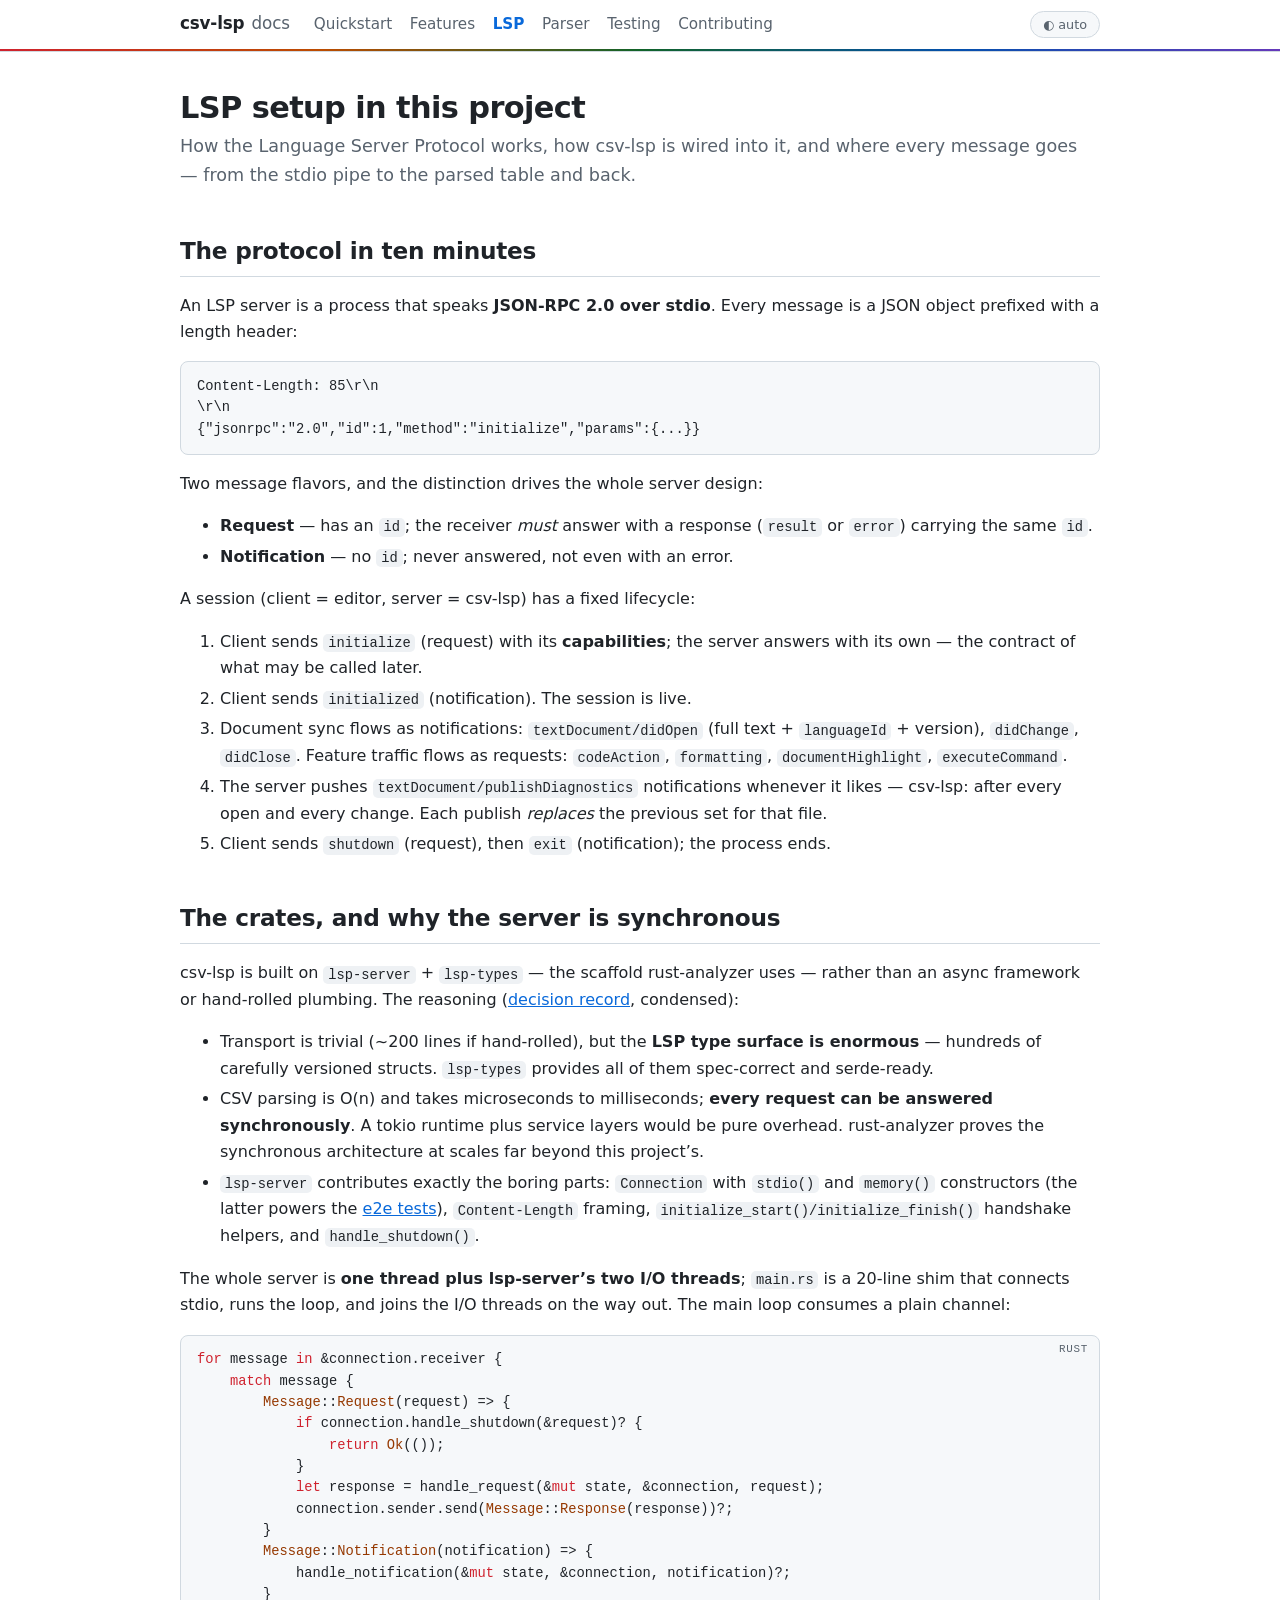
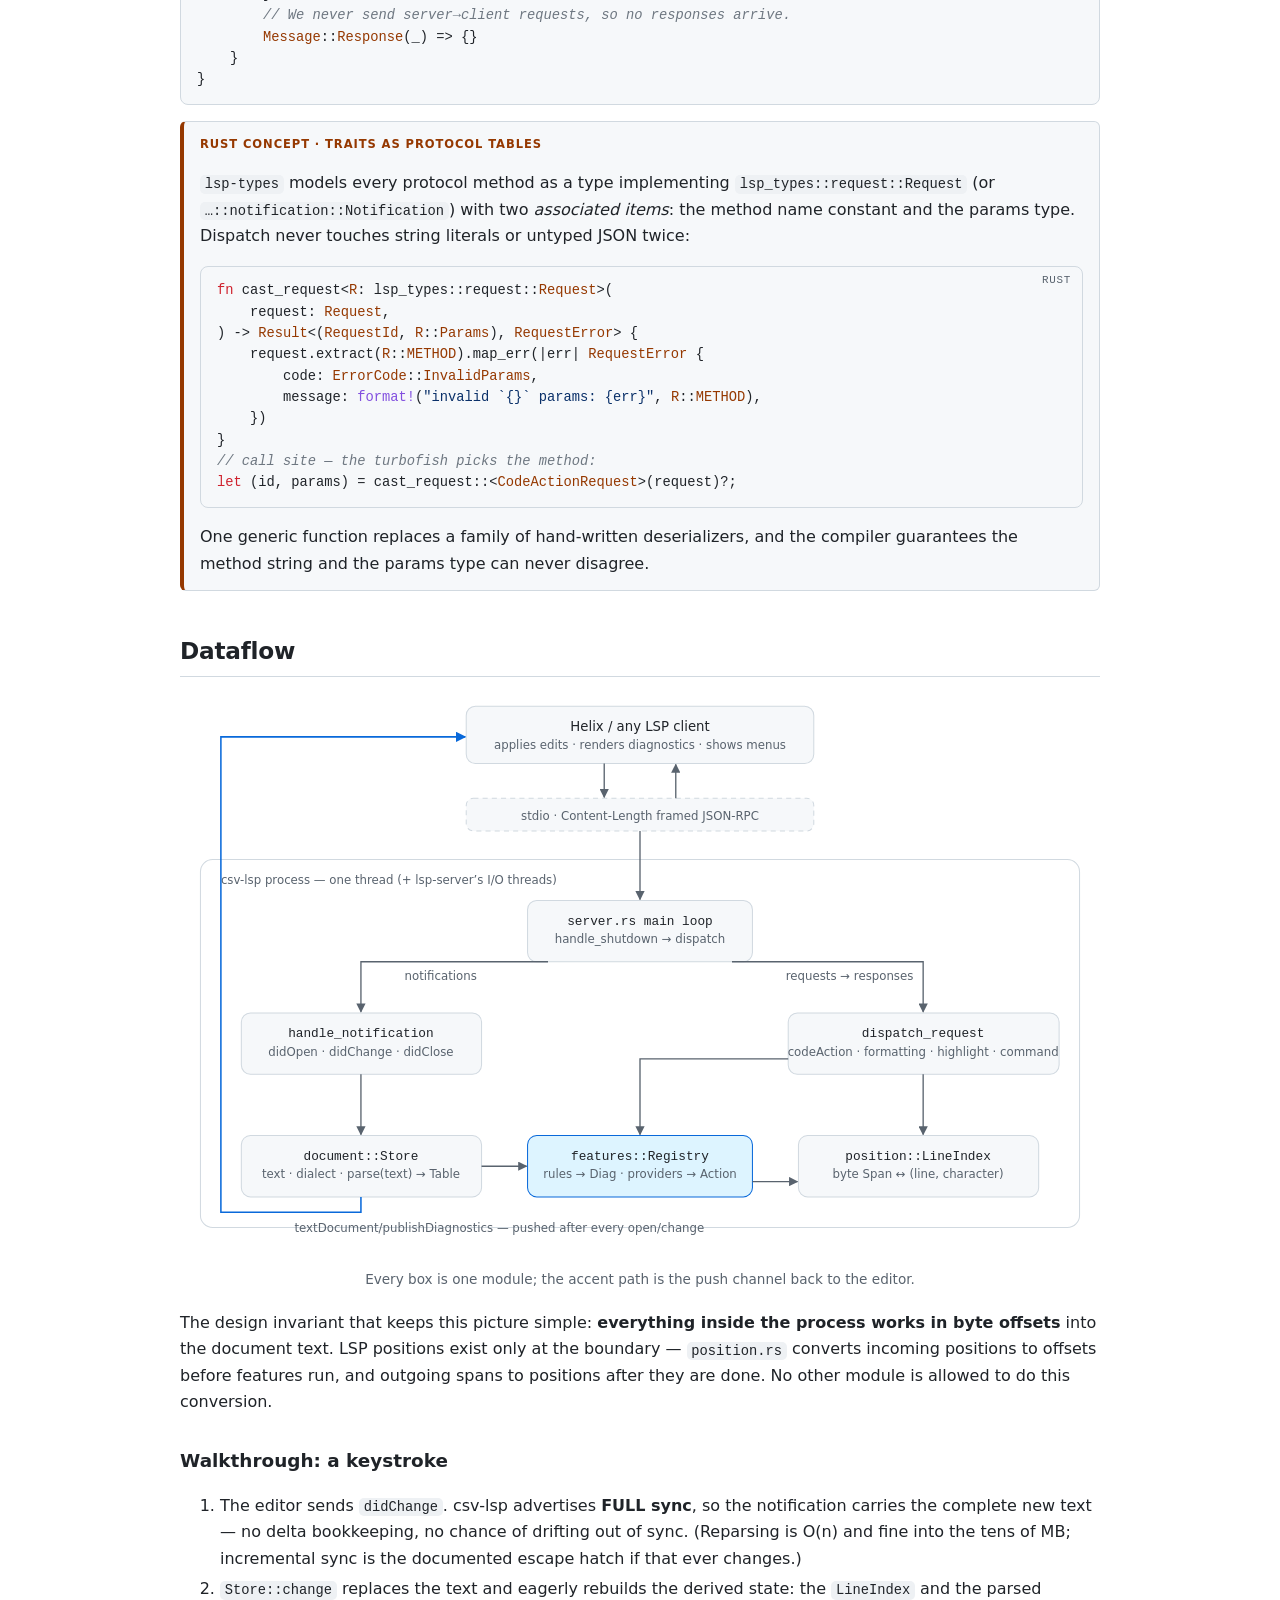
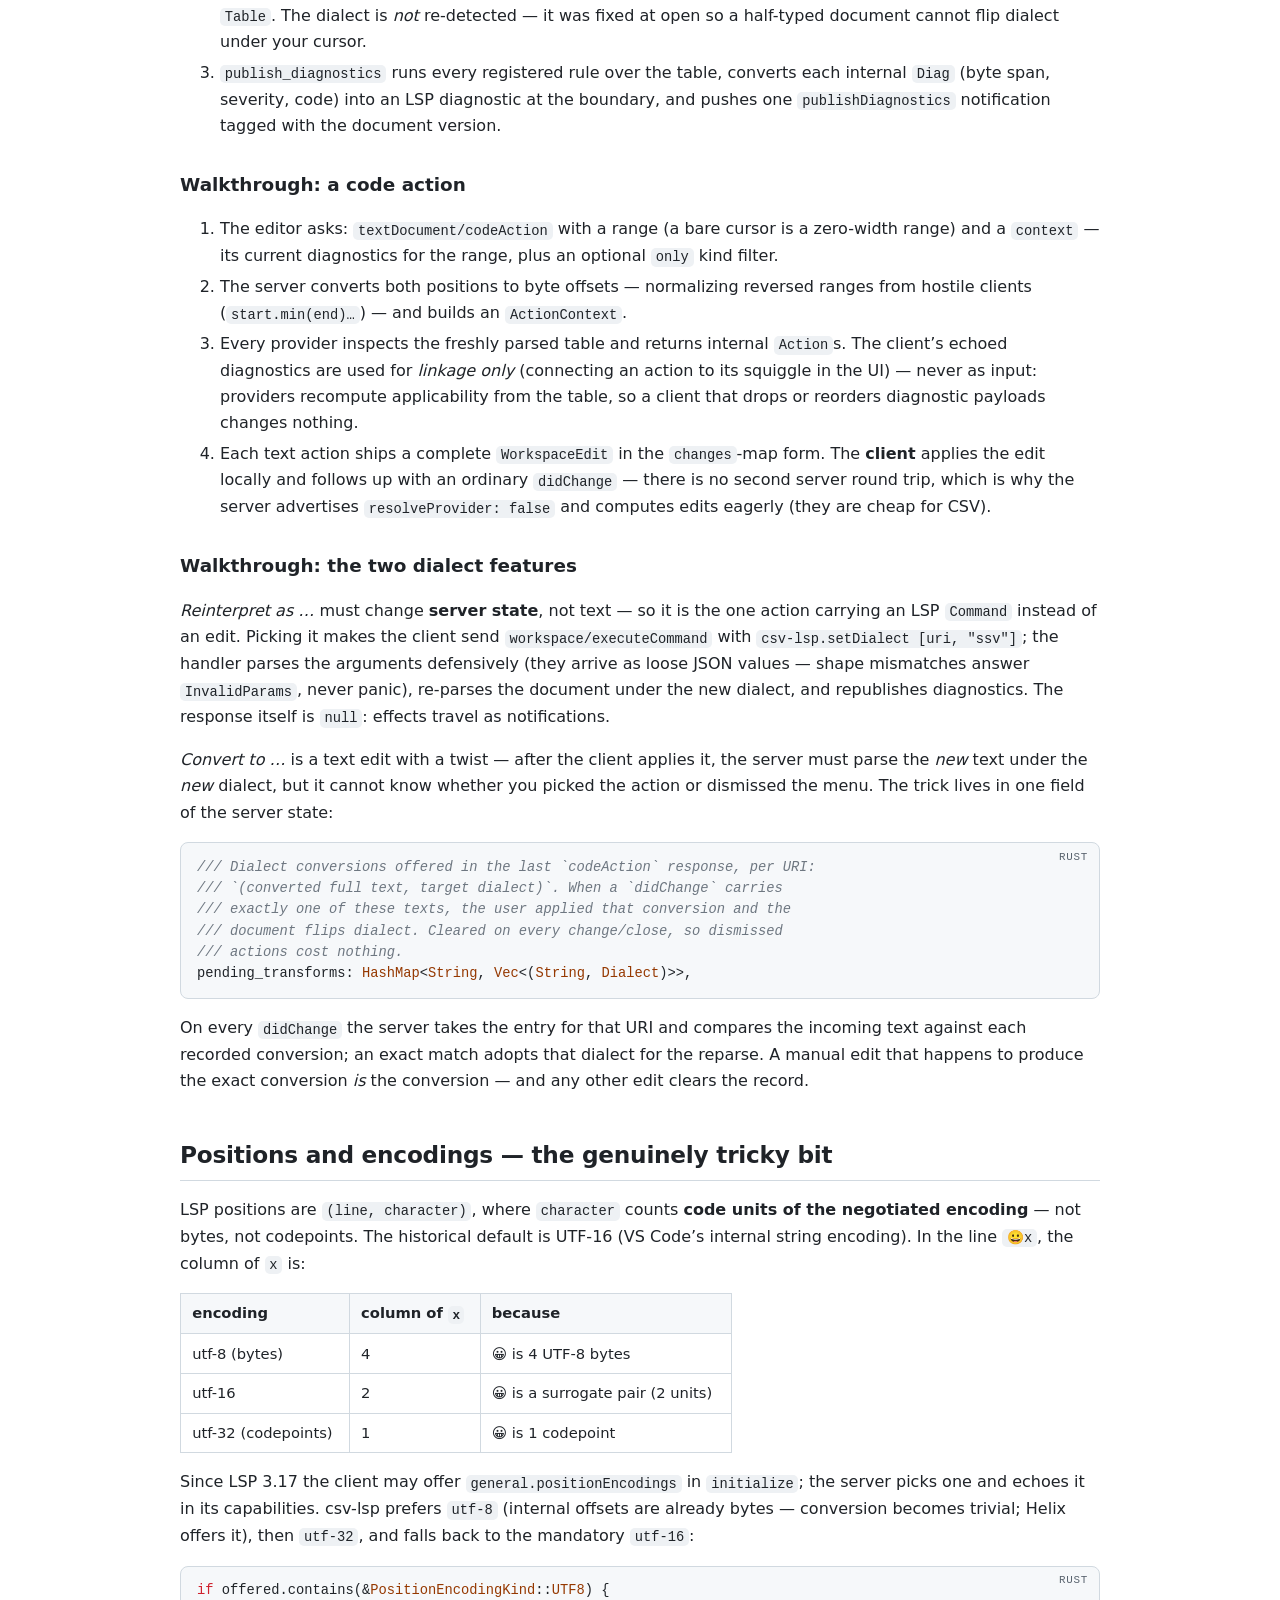
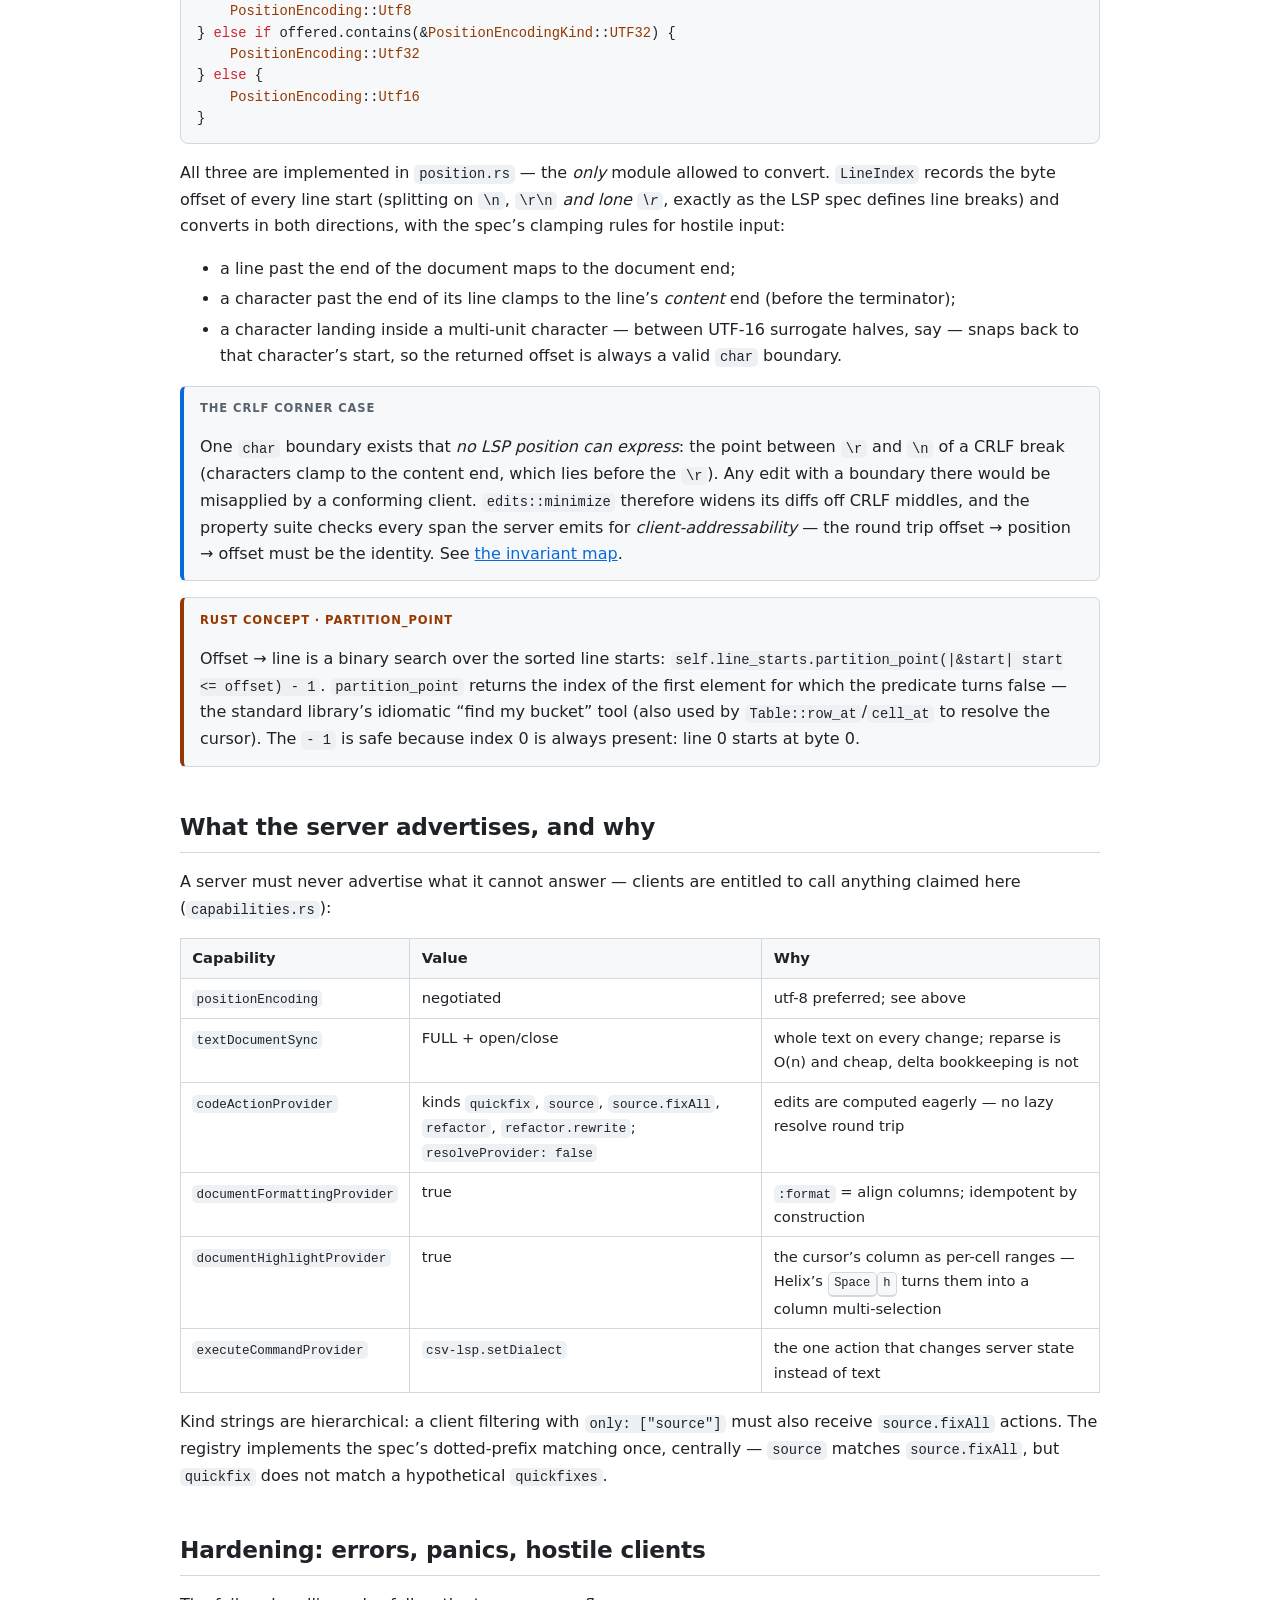
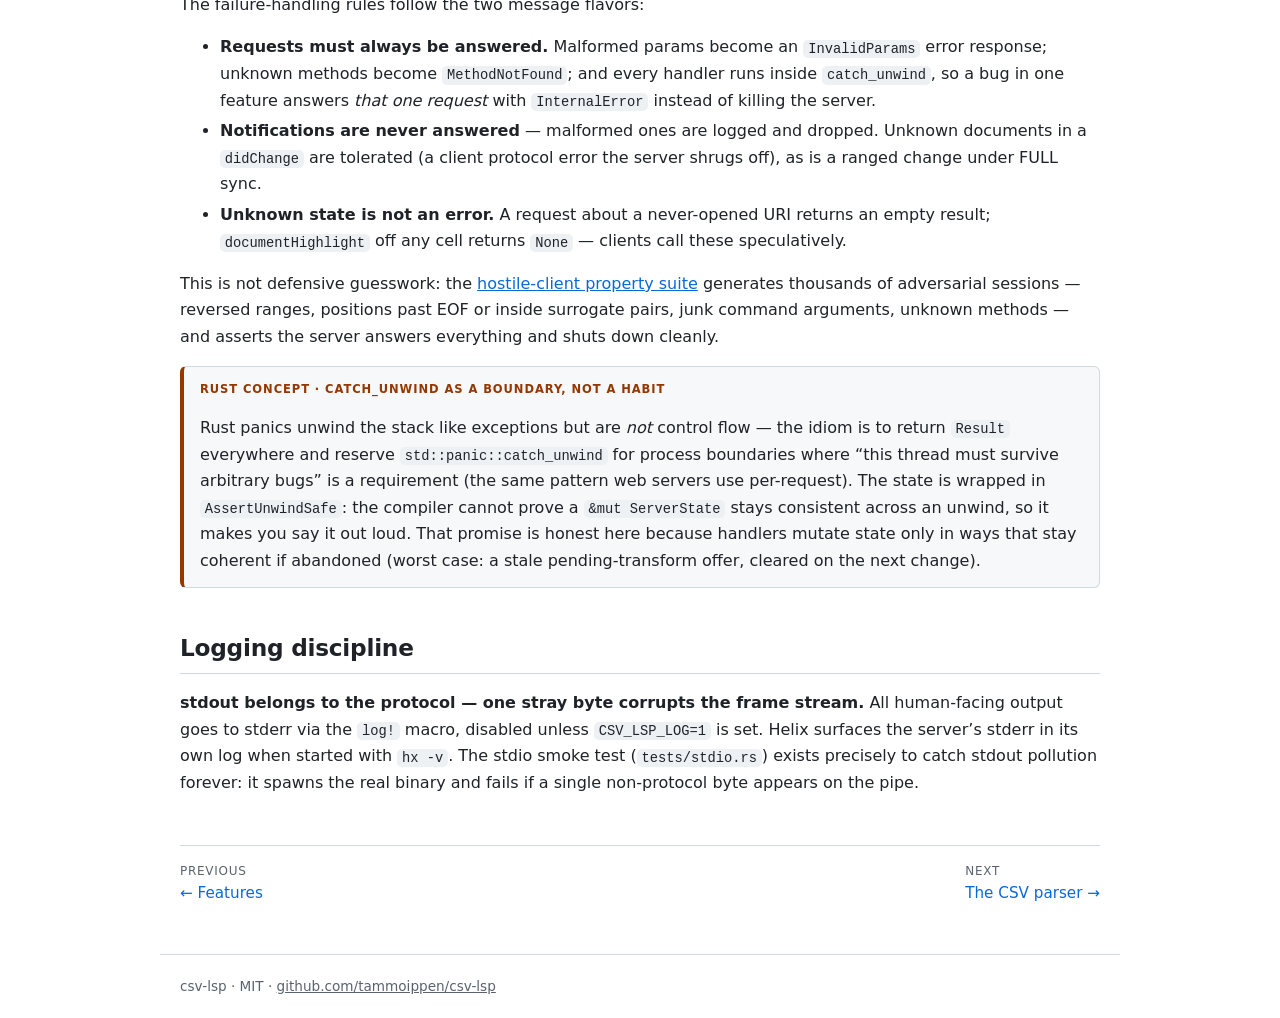
<file: docs/lsp.html>
<!doctype html>
<html lang="en">
<head>
<meta charset="utf-8">
<meta name="viewport" content="width=device-width, initial-scale=1">
<title>LSP setup · csv-lsp docs</title>
<link rel="stylesheet" href="style.css">
<script src="docs.js"></script>
</head>
<body>
<header>
  <div class="header-inner">
    <a class="brand" href="index.html">csv-lsp<span>docs</span></a>
    <nav>
      <a href="quickstart.html">Quickstart</a>
      <a href="features.html">Features</a>
      <a href="lsp.html" aria-current="page">LSP</a>
      <a href="parser.html">Parser</a>
      <a href="testing.html">Testing</a>
      <a href="contributing.html">Contributing</a>
    </nav>
  </div>
</header>
<main>

<h1>LSP setup in this project</h1>
<p class="lead">How the Language Server Protocol works, how csv-lsp is wired into it,
and where every message goes — from the stdio pipe to the parsed table and back.</p>

<h2 id="protocol"><a class="anchor" href="#protocol">The protocol in ten minutes</a></h2>

<p>An LSP server is a process that speaks <strong>JSON-RPC 2.0 over stdio</strong>. Every message is
a JSON object prefixed with a length header:</p>

<pre><code>Content-Length: 85\r\n
\r\n
{"jsonrpc":"2.0","id":1,"method":"initialize","params":{...}}</code></pre>

<p>Two message flavors, and the distinction drives the whole server design:</p>

<ul>
  <li><strong>Request</strong> — has an <code>id</code>; the receiver <em>must</em> answer with a response
      (<code>result</code> or <code>error</code>) carrying the same <code>id</code>.</li>
  <li><strong>Notification</strong> — no <code>id</code>; never answered, not even with an error.</li>
</ul>

<p>A session (client = editor, server = csv-lsp) has a fixed lifecycle:</p>

<ol>
  <li>Client sends <code>initialize</code> (request) with its <strong>capabilities</strong>; the server answers
      with its own — the contract of what may be called later.</li>
  <li>Client sends <code>initialized</code> (notification). The session is live.</li>
  <li>Document sync flows as notifications: <code>textDocument/didOpen</code> (full text +
      <code>languageId</code> + version), <code>didChange</code>, <code>didClose</code>. Feature traffic flows as
      requests: <code>codeAction</code>, <code>formatting</code>, <code>documentHighlight</code>, <code>executeCommand</code>.</li>
  <li>The server pushes <code>textDocument/publishDiagnostics</code> notifications whenever it
      likes — csv-lsp: after every open and every change. Each publish <em>replaces</em> the
      previous set for that file.</li>
  <li>Client sends <code>shutdown</code> (request), then <code>exit</code> (notification); the process ends.</li>
</ol>

<h2 id="crates"><a class="anchor" href="#crates">The crates, and why the server is synchronous</a></h2>

<p>csv-lsp is built on <code>lsp-server</code> + <code>lsp-types</code> — the scaffold rust-analyzer uses —
rather than an async framework or hand-rolled plumbing. The reasoning
(<a href="contributing.html#decisions">decision record</a>, condensed):</p>

<ul>
  <li>Transport is trivial (~200 lines if hand-rolled), but the <strong>LSP type surface is
      enormous</strong> — hundreds of carefully versioned structs. <code>lsp-types</code> provides all of
      them spec-correct and serde-ready.</li>
  <li>CSV parsing is O(n) and takes microseconds to milliseconds; <strong>every request can be
      answered synchronously</strong>. A tokio runtime plus service layers would be pure
      overhead. rust-analyzer proves the synchronous architecture at scales far beyond
      this project’s.</li>
  <li><code>lsp-server</code> contributes exactly the boring parts: <code>Connection</code> with <code>stdio()</code> and
      <code>memory()</code> constructors (the latter powers the <a href="testing.html#pyramid">e2e tests</a>),
      <code>Content-Length</code> framing, <code>initialize_start()/initialize_finish()</code> handshake
      helpers, and <code>handle_shutdown()</code>.</li>
</ul>

<p>The whole server is <strong>one thread plus lsp-server’s two I/O threads</strong>; <code>main.rs</code> is a
20-line shim that connects stdio, runs the loop, and joins the I/O threads on the way
out. The main loop consumes a plain channel:</p>

<pre data-lang="rust"><code>for message in &amp;connection.receiver {
    match message {
        Message::Request(request) =&gt; {
            if connection.handle_shutdown(&amp;request)? {
                return Ok(());
            }
            let response = handle_request(&amp;mut state, &amp;connection, request);
            connection.sender.send(Message::Response(response))?;
        }
        Message::Notification(notification) =&gt; {
            handle_notification(&amp;mut state, &amp;connection, notification)?;
        }
        // We never send server→client requests, so no responses arrive.
        Message::Response(_) =&gt; {}
    }
}</code></pre>

<div class="concept">
<span class="callout-label">Rust concept · traits as protocol tables</span>
<p><code>lsp-types</code> models every protocol method as a type implementing
<code>lsp_types::request::Request</code> (or <code>…::notification::Notification</code>) with two
<em>associated items</em>: the method name constant and the params type. Dispatch never
touches string literals or untyped JSON twice:</p>
<pre data-lang="rust"><code>fn cast_request&lt;R: lsp_types::request::Request&gt;(
    request: Request,
) -&gt; Result&lt;(RequestId, R::Params), RequestError&gt; {
    request.extract(R::METHOD).map_err(|err| RequestError {
        code: ErrorCode::InvalidParams,
        message: format!("invalid `{}` params: {err}", R::METHOD),
    })
}
// call site — the turbofish picks the method:
let (id, params) = cast_request::&lt;CodeActionRequest&gt;(request)?;</code></pre>
<p>One generic function replaces a family of hand-written deserializers, and the compiler
guarantees the method string and the params type can never disagree.</p>
</div>

<h2 id="dataflow"><a class="anchor" href="#dataflow">Dataflow</a></h2>

<figure class="diagram">
<svg viewBox="0 0 900 545" role="img" aria-label="Component diagram: editor connects over stdio to the csv-lsp process; the main loop routes notifications to the document store and requests through the dispatcher; both meet the feature registry; the position module converts spans at the boundary; diagnostics are pushed back to the editor">
  <defs>
    <marker id="arr2" viewBox="0 0 10 10" refX="9" refY="5" markerWidth="7" markerHeight="7" orient="auto-start-reverse">
      <path d="M 0 0 L 10 5 L 0 10 z" class="d-arrow"/>
    </marker>
    <marker id="arrA2" viewBox="0 0 10 10" refX="9" refY="5" markerWidth="7" markerHeight="7" orient="auto-start-reverse">
      <path d="M 0 0 L 10 5 L 0 10 z" class="d-arrow-accent"/>
    </marker>
  </defs>

  <rect x="280" y="10" width="340" height="56" rx="9" class="d-box"/>
  <text x="450" y="34" text-anchor="middle" class="d-txt">Helix / any LSP client</text>
  <text x="450" y="52" text-anchor="middle" class="d-sub">applies edits · renders diagnostics · shows menus</text>

  <rect x="280" y="100" width="340" height="32" rx="7" class="d-box" style="stroke-dasharray:5 4"/>
  <text x="450" y="121" text-anchor="middle" class="d-sub">stdio · Content-Length framed JSON-RPC</text>

  <line x1="415" y1="66" x2="415" y2="99" class="d-edge" marker-end="url(#arr2)"/>
  <line x1="485" y1="100" x2="485" y2="67" class="d-edge" marker-end="url(#arr2)"/>

  <rect x="20" y="160" width="860" height="360" rx="12" style="fill:none" class="d-box"/>
  <text x="40" y="184" class="d-sub">csv-lsp process — one thread (+ lsp-server’s I/O threads)</text>

  <rect x="340" y="200" width="220" height="60" rx="9" class="d-box"/>
  <text x="450" y="224" text-anchor="middle" class="d-mono">server.rs main loop</text>
  <text x="450" y="242" text-anchor="middle" class="d-sub">handle_shutdown → dispatch</text>
  <line x1="450" y1="132" x2="450" y2="199" class="d-edge" marker-end="url(#arr2)"/>

  <rect x="60" y="310" width="235" height="60" rx="9" class="d-box"/>
  <text x="177" y="334" text-anchor="middle" class="d-mono">handle_notification</text>
  <text x="177" y="352" text-anchor="middle" class="d-sub">didOpen · didChange · didClose</text>
  <path d="M 360 260 L 177 260 L 177 309" class="d-edge" marker-end="url(#arr2)"/>
  <text x="255" y="278" text-anchor="middle" class="d-sub">notifications</text>

  <rect x="595" y="310" width="265" height="60" rx="9" class="d-box"/>
  <text x="727" y="334" text-anchor="middle" class="d-mono">dispatch_request</text>
  <text x="727" y="352" text-anchor="middle" class="d-sub">codeAction · formatting · highlight · command</text>
  <path d="M 540 260 L 727 260 L 727 309" class="d-edge" marker-end="url(#arr2)"/>
  <text x="655" y="278" text-anchor="middle" class="d-sub">requests → responses</text>

  <rect x="60" y="430" width="235" height="60" rx="9" class="d-box"/>
  <text x="177" y="454" text-anchor="middle" class="d-mono">document::Store</text>
  <text x="177" y="472" text-anchor="middle" class="d-sub">text · dialect · parse(text) → Table</text>
  <line x1="177" y1="370" x2="177" y2="429" class="d-edge" marker-end="url(#arr2)"/>

  <rect x="340" y="430" width="220" height="60" rx="9" class="d-box2"/>
  <text x="450" y="454" text-anchor="middle" class="d-mono">features::Registry</text>
  <text x="450" y="472" text-anchor="middle" class="d-sub">rules → Diag · providers → Action</text>
  <line x1="295" y1="460" x2="339" y2="460" class="d-edge" marker-end="url(#arr2)"/>
  <path d="M 595 355 L 450 355 L 450 429" class="d-edge" marker-end="url(#arr2)"/>

  <rect x="605" y="430" width="235" height="60" rx="9" class="d-box"/>
  <text x="722" y="454" text-anchor="middle" class="d-mono">position::LineIndex</text>
  <text x="722" y="472" text-anchor="middle" class="d-sub">byte Span ↔ (line, character)</text>
  <line x1="727" y1="370" x2="727" y2="429" class="d-edge" marker-end="url(#arr2)"/>
  <line x1="560" y1="475" x2="604" y2="475" class="d-edge" marker-end="url(#arr2)"/>

  <path d="M 340 445 L 315 445 L 315 250 L 279 250" style="opacity:0" />
  <path d="M 177 490 L 177 505 L 40 505 L 40 40 L 279 40" class="d-edge-accent" marker-end="url(#arrA2)"/>
  <text x="112" y="524" text-anchor="start" class="d-sub">textDocument/publishDiagnostics — pushed after every open/change</text>
</svg>
<figcaption>Every box is one module; the accent path is the push channel back to the editor.</figcaption>
</figure>

<p>The design invariant that keeps this picture simple: <strong>everything inside the process
works in byte offsets</strong> into the document text. LSP positions exist only at the
boundary — <code>position.rs</code> converts incoming positions to offsets before features run,
and outgoing spans to positions after they are done. No other module is allowed to do
this conversion.</p>

<h3 id="lifecycle">Walkthrough: a keystroke</h3>

<ol>
  <li>The editor sends <code>didChange</code>. csv-lsp advertises <strong>FULL sync</strong>, so the notification
      carries the complete new text — no delta bookkeeping, no chance of drifting out of
      sync. (Reparsing is O(n) and fine into the tens of MB; incremental sync is the
      documented escape hatch if that ever changes.)</li>
  <li><code>Store::change</code> replaces the text and eagerly rebuilds the derived state: the
      <code>LineIndex</code> and the parsed <code>Table</code>. The dialect is <em>not</em> re-detected — it was
      fixed at open so a half-typed document cannot flip dialect under your cursor.</li>
  <li><code>publish_diagnostics</code> runs every registered rule over the table, converts each
      internal <code>Diag</code> (byte span, severity, code) into an LSP diagnostic at the boundary,
      and pushes one <code>publishDiagnostics</code> notification tagged with the document version.</li>
</ol>

<h3>Walkthrough: a code action</h3>

<ol>
  <li>The editor asks: <code>textDocument/codeAction</code> with a range (a bare cursor is a
      zero-width range) and a <code>context</code> — its current diagnostics for the range, plus an
      optional <code>only</code> kind filter.</li>
  <li>The server converts both positions to byte offsets — normalizing reversed ranges
      from hostile clients (<code>start.min(end)…</code>) — and builds an <code>ActionContext</code>.</li>
  <li>Every provider inspects the freshly parsed table and returns internal <code>Action</code>s.
      The client’s echoed diagnostics are used for <em>linkage only</em> (connecting an action to
      its squiggle in the UI) — never as input: providers recompute applicability from the
      table, so a client that drops or reorders diagnostic payloads changes nothing.</li>
  <li>Each text action ships a complete <code>WorkspaceEdit</code> in the <code>changes</code>-map form. The
      <strong>client</strong> applies the edit locally and follows up with an ordinary
      <code>didChange</code> — there is no second server round trip, which is why the server
      advertises <code>resolveProvider: false</code> and computes edits eagerly (they are cheap for
      CSV).</li>
</ol>

<h3>Walkthrough: the two dialect features</h3>

<p><em>Reinterpret as …</em> must change <strong>server state</strong>, not text — so it is the one action
carrying an LSP <code>Command</code> instead of an edit. Picking it makes the client send
<code>workspace/executeCommand</code> with <code>csv-lsp.setDialect [uri, "ssv"]</code>; the handler parses
the arguments defensively (they arrive as loose JSON values — shape mismatches answer
<code>InvalidParams</code>, never panic), re-parses the document under the new dialect, and
republishes diagnostics. The response itself is <code>null</code>: effects travel as
notifications.</p>

<p><em>Convert to …</em> is a text edit with a twist — after the client applies it, the server
must parse the <em>new</em> text under the <em>new</em> dialect, but it cannot know whether you
picked the action or dismissed the menu. The trick lives in one field of the server
state:</p>

<pre data-lang="rust"><code>/// Dialect conversions offered in the last `codeAction` response, per URI:
/// `(converted full text, target dialect)`. When a `didChange` carries
/// exactly one of these texts, the user applied that conversion and the
/// document flips dialect. Cleared on every change/close, so dismissed
/// actions cost nothing.
pending_transforms: HashMap&lt;String, Vec&lt;(String, Dialect)&gt;&gt;,</code></pre>

<p>On every <code>didChange</code> the server takes the entry for that URI and compares the incoming
text against each recorded conversion; an exact match adopts that dialect for the
reparse. A manual edit that happens to produce the exact conversion <em>is</em> the
conversion — and any other edit clears the record.</p>

<h2 id="positions"><a class="anchor" href="#positions">Positions and encodings — the genuinely tricky bit</a></h2>

<p>LSP positions are <code>(line, character)</code>, where <code>character</code> counts <strong>code units of the
negotiated encoding</strong> — not bytes, not codepoints. The historical default is UTF-16
(VS Code’s internal string encoding). In the line <code>😀x</code>, the column of <code>x</code> is:</p>

<div class="tablewrap"><table>
  <thead><tr><th>encoding</th><th>column of <code>x</code></th><th>because</th></tr></thead>
  <tbody>
    <tr><td>utf-8 (bytes)</td><td>4</td><td>😀 is 4 UTF-8 bytes</td></tr>
    <tr><td>utf-16</td><td>2</td><td>😀 is a surrogate pair (2 units)</td></tr>
    <tr><td>utf-32 (codepoints)</td><td>1</td><td>😀 is 1 codepoint</td></tr>
  </tbody>
</table></div>

<p>Since LSP 3.17 the client may offer <code>general.positionEncodings</code> in <code>initialize</code>;
the server picks one and echoes it in its capabilities. csv-lsp prefers <code>utf-8</code>
(internal offsets are already bytes — conversion becomes trivial; Helix offers it),
then <code>utf-32</code>, and falls back to the mandatory <code>utf-16</code>:</p>

<pre data-lang="rust"><code>if offered.contains(&amp;PositionEncodingKind::UTF8) {
    PositionEncoding::Utf8
} else if offered.contains(&amp;PositionEncodingKind::UTF32) {
    PositionEncoding::Utf32
} else {
    PositionEncoding::Utf16
}</code></pre>

<p>All three are implemented in <code>position.rs</code> — the <em>only</em> module allowed to convert.
<code>LineIndex</code> records the byte offset of every line start (splitting on <code>\n</code>,
<code>\r\n</code> <em>and lone <code>\r</code></em>, exactly as the LSP spec defines line breaks) and converts in
both directions, with the spec’s clamping rules for hostile input:</p>

<ul>
  <li>a line past the end of the document maps to the document end;</li>
  <li>a character past the end of its line clamps to the line’s <em>content</em> end (before the
      terminator);</li>
  <li>a character landing inside a multi-unit character — between UTF-16 surrogate halves,
      say — snaps back to that character’s start, so the returned offset is always a valid
      <code>char</code> boundary.</li>
</ul>

<div class="note">
<span class="callout-label">The CRLF corner case</span>
<p>One <code>char</code> boundary exists that <em>no LSP position can express</em>: the point between
<code>\r</code> and <code>\n</code> of a CRLF break (characters clamp to the content end, which lies before
the <code>\r</code>). Any edit with a boundary there would be misapplied by a conforming client.
<code>edits::minimize</code> therefore widens its diffs off CRLF middles, and the property suite
checks every span the server emits for <em>client-addressability</em> — the round trip
offset → position → offset must be the identity. See
<a href="testing.html#invariant-map">the invariant map</a>.</p>
</div>

<div class="concept">
<span class="callout-label">Rust concept · partition_point</span>
<p>Offset → line is a binary search over the sorted line starts:
<code>self.line_starts.partition_point(|&amp;start| start &lt;= offset) - 1</code>.
<code>partition_point</code> returns the index of the first element for which the predicate turns
false — the standard library’s idiomatic “find my bucket” tool (also used by
<code>Table::row_at</code>/<code>cell_at</code> to resolve the cursor). The <code>- 1</code> is safe because index 0
is always present: line 0 starts at byte 0.</p>
</div>

<h2 id="capabilities"><a class="anchor" href="#capabilities">What the server advertises, and why</a></h2>

<p>A server must never advertise what it cannot answer — clients are entitled to call
anything claimed here (<code>capabilities.rs</code>):</p>

<div class="tablewrap"><table>
  <thead><tr><th>Capability</th><th>Value</th><th>Why</th></tr></thead>
  <tbody>
    <tr><td><code>positionEncoding</code></td><td>negotiated</td><td>utf-8 preferred; see above</td></tr>
    <tr><td><code>textDocumentSync</code></td><td>FULL + open/close</td><td>whole text on every change; reparse is O(n) and cheap, delta bookkeeping is not</td></tr>
    <tr><td><code>codeActionProvider</code></td><td>kinds <code>quickfix</code>, <code>source</code>, <code>source.fixAll</code>, <code>refactor</code>, <code>refactor.rewrite</code>; <code>resolveProvider: false</code></td><td>edits are computed eagerly — no lazy resolve round trip</td></tr>
    <tr><td><code>documentFormattingProvider</code></td><td>true</td><td><code>:format</code> = align columns; idempotent by construction</td></tr>
    <tr><td><code>documentHighlightProvider</code></td><td>true</td><td>the cursor’s column as per-cell ranges — Helix’s <kbd>Space</kbd><kbd>h</kbd> turns them into a column multi-selection</td></tr>
    <tr><td><code>executeCommandProvider</code></td><td><code>csv-lsp.setDialect</code></td><td>the one action that changes server state instead of text</td></tr>
  </tbody>
</table></div>

<p>Kind strings are hierarchical: a client filtering with <code>only: ["source"]</code> must also
receive <code>source.fixAll</code> actions. The registry implements the spec’s dotted-prefix
matching once, centrally — <code>source</code> matches <code>source.fixAll</code>, but <code>quickfix</code> does not
match a hypothetical <code>quickfixes</code>.</p>

<h2 id="hardening"><a class="anchor" href="#hardening">Hardening: errors, panics, hostile clients</a></h2>

<p>The failure-handling rules follow the two message flavors:</p>

<ul>
  <li><strong>Requests must always be answered.</strong> Malformed params become an
      <code>InvalidParams</code> error response; unknown methods become <code>MethodNotFound</code>; and every
      handler runs inside <code>catch_unwind</code>, so a bug in one feature answers <em>that one
      request</em> with <code>InternalError</code> instead of killing the server.</li>
  <li><strong>Notifications are never answered</strong> — malformed ones are logged and dropped.
      Unknown documents in a <code>didChange</code> are tolerated (a client protocol error the
      server shrugs off), as is a ranged change under FULL sync.</li>
  <li><strong>Unknown state is not an error.</strong> A request about a never-opened URI returns an
      empty result; <code>documentHighlight</code> off any cell returns <code>None</code> — clients call these
      speculatively.</li>
</ul>

<p>This is not defensive guesswork: the <a href="testing.html#protocol-suite">hostile-client
property suite</a> generates thousands of adversarial sessions — reversed ranges,
positions past EOF or inside surrogate pairs, junk command arguments, unknown methods —
and asserts the server answers everything and shuts down cleanly.</p>

<div class="concept">
<span class="callout-label">Rust concept · catch_unwind as a boundary, not a habit</span>
<p>Rust panics unwind the stack like exceptions but are <em>not</em> control flow — the idiom is
to return <code>Result</code> everywhere and reserve <code>std::panic::catch_unwind</code> for process
boundaries where “this thread must survive arbitrary bugs” is a requirement (the same
pattern web servers use per-request). The state is wrapped in
<code>AssertUnwindSafe</code>: the compiler cannot prove a <code>&amp;mut ServerState</code> stays consistent
across an unwind, so it makes you say it out loud. That promise is honest here because
handlers mutate state only in ways that stay coherent if abandoned (worst case: a stale
pending-transform offer, cleared on the next change).</p>
</div>

<h2 id="logging"><a class="anchor" href="#logging">Logging discipline</a></h2>

<p><strong>stdout belongs to the protocol — one stray byte corrupts the frame stream.</strong> All
human-facing output goes to stderr via the <code>log!</code> macro, disabled unless
<code>CSV_LSP_LOG=1</code> is set. Helix surfaces the server’s stderr in its own log when started
with <code>hx -v</code>. The stdio smoke test (<code>tests/stdio.rs</code>) exists precisely to catch stdout
pollution forever: it spawns the real binary and fails if a single non-protocol byte
appears on the pipe.</p>

<nav class="prevnext">
  <a href="features.html"><span class="dir">Previous</span>← Features</a>
  <a href="parser.html"><span class="dir">Next</span>The CSV parser →</a>
</nav>

</main>
<footer>csv-lsp · MIT · <a href="https://github.com/tammoippen/csv-lsp">github.com/tammoippen/csv-lsp</a></footer>
</body>
</html>
</file>
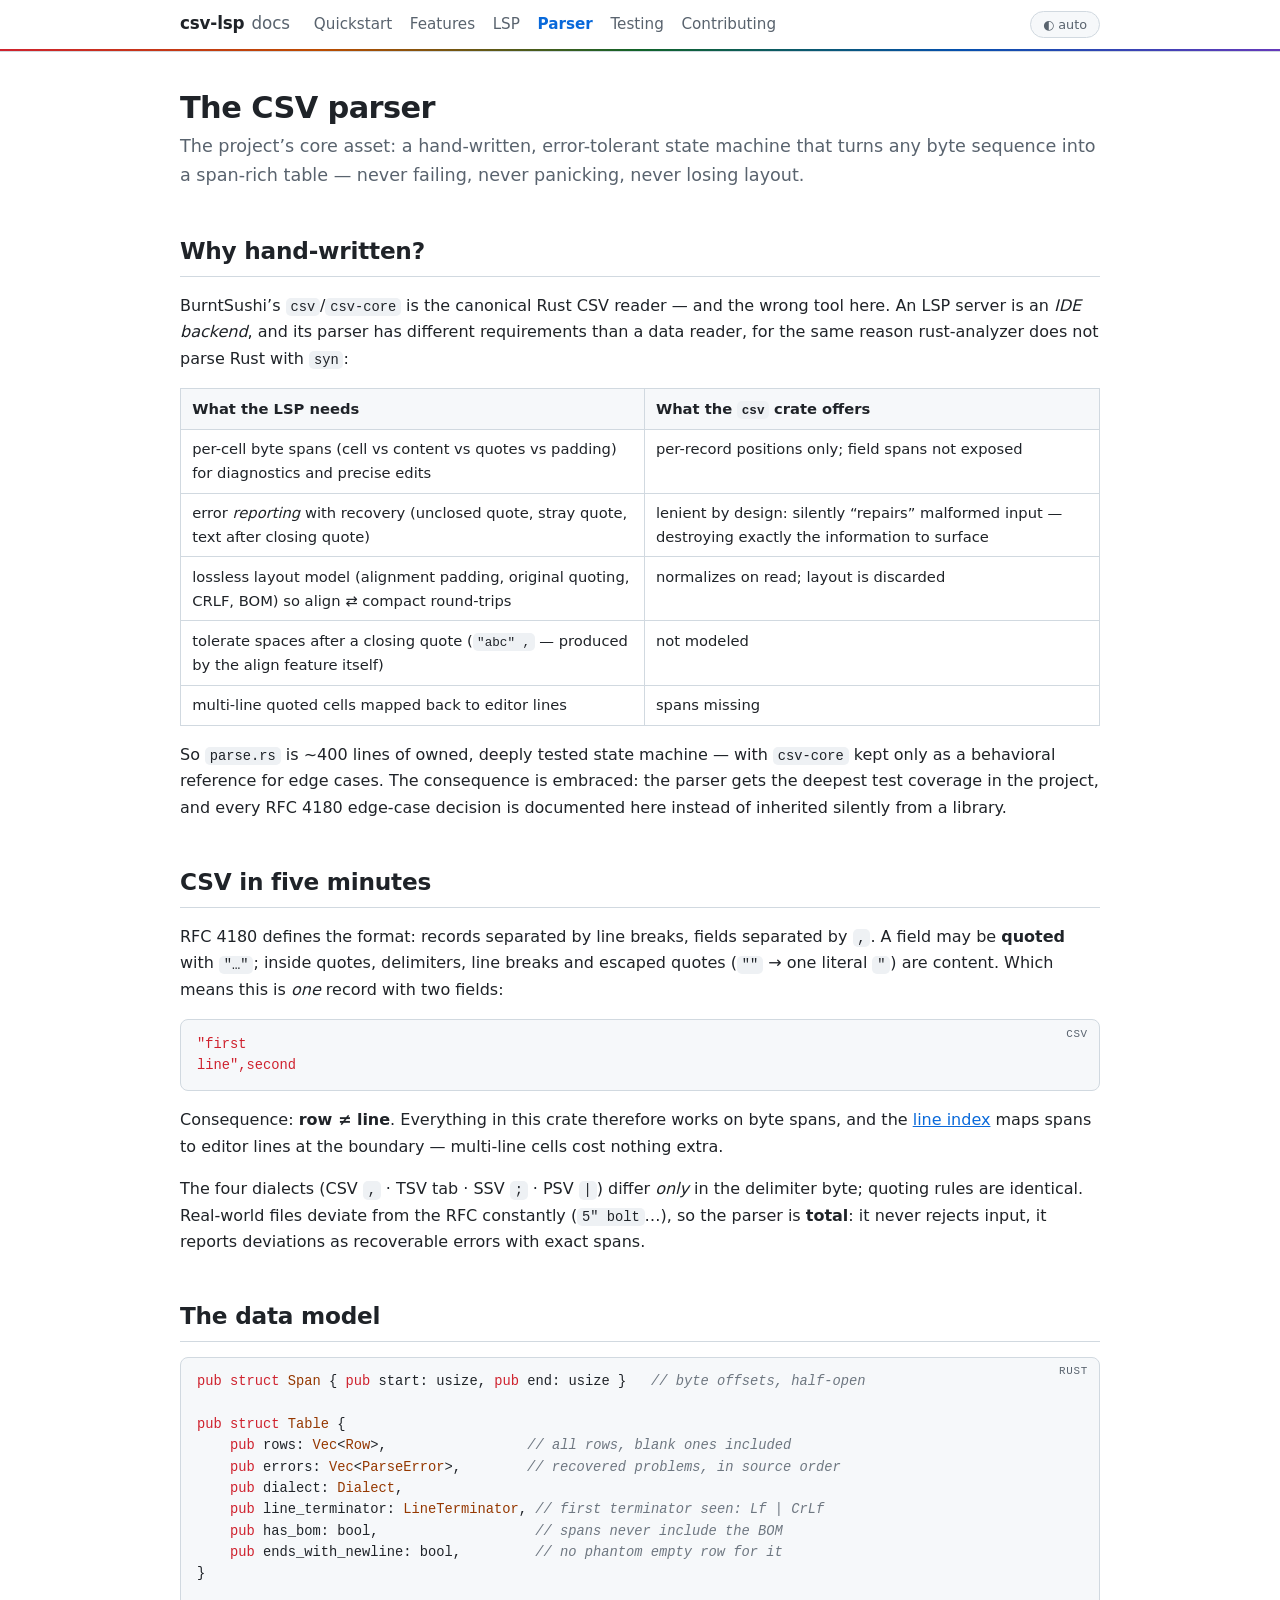
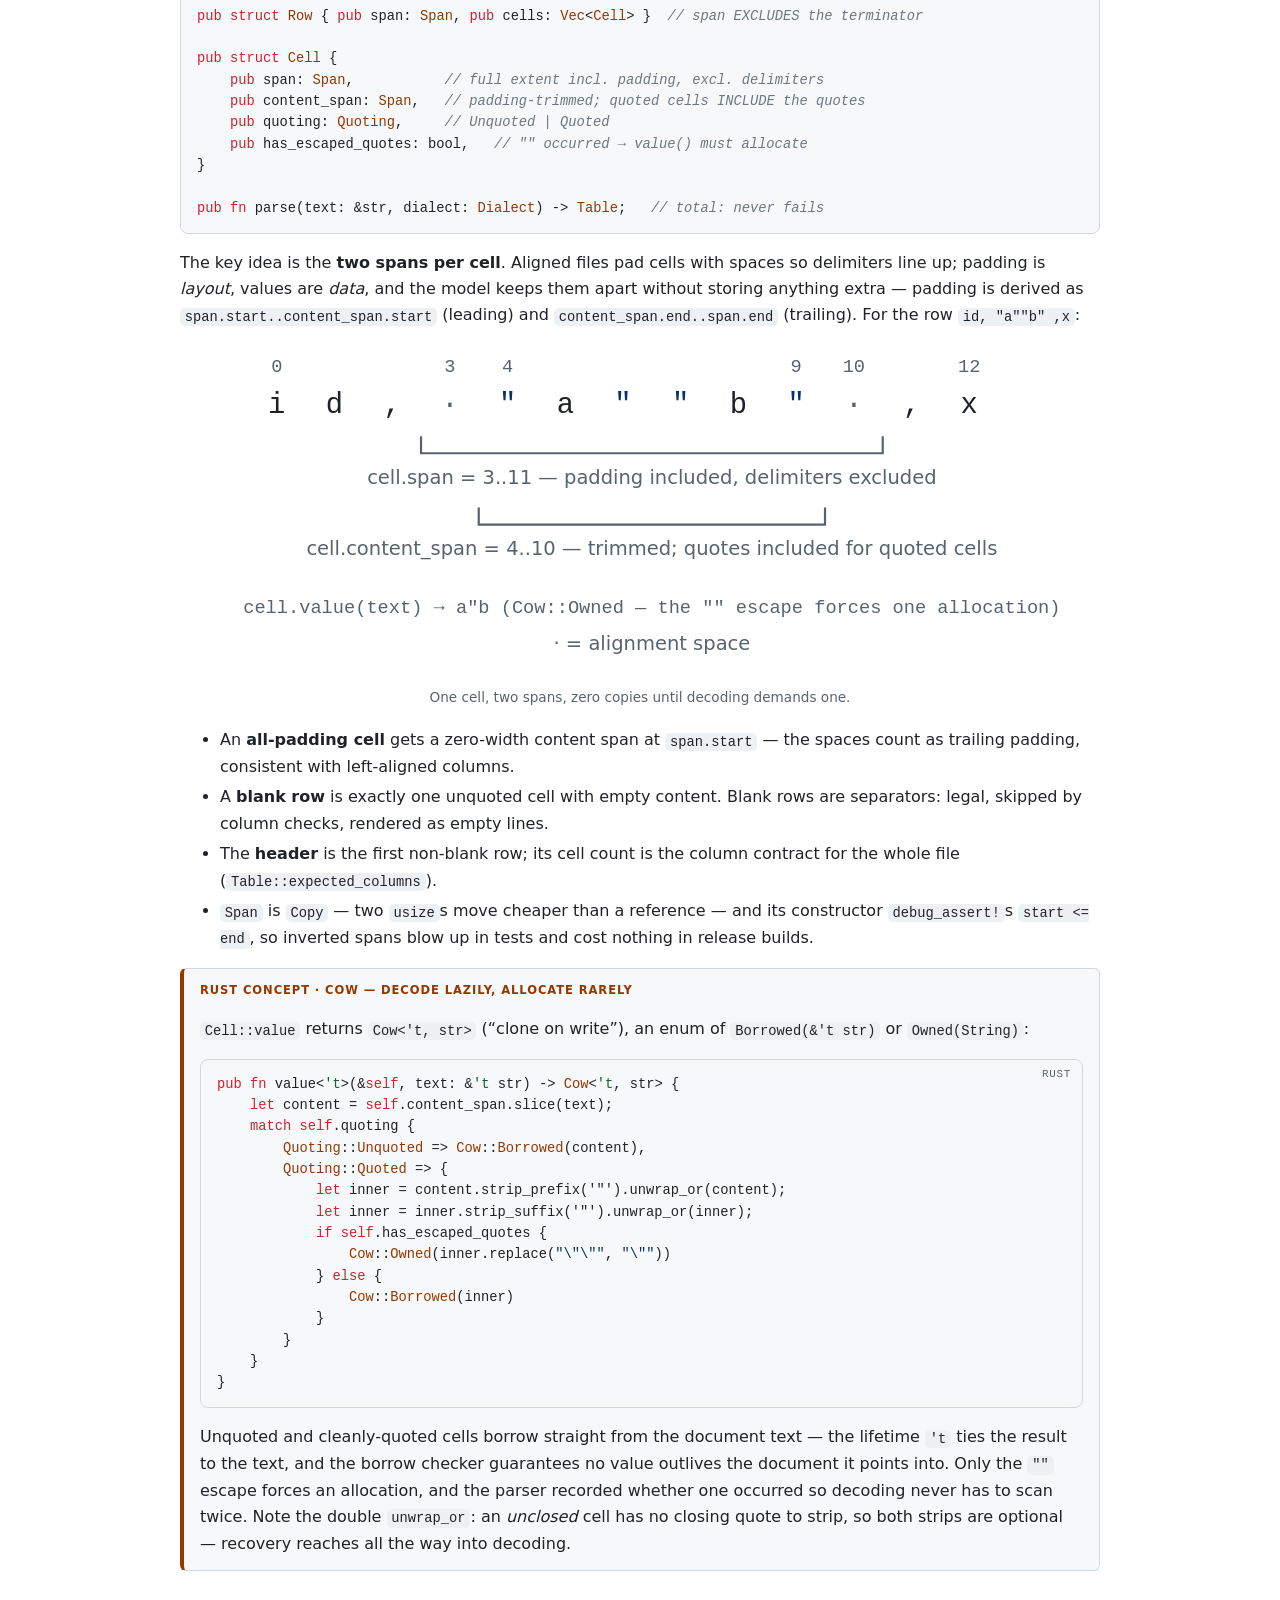
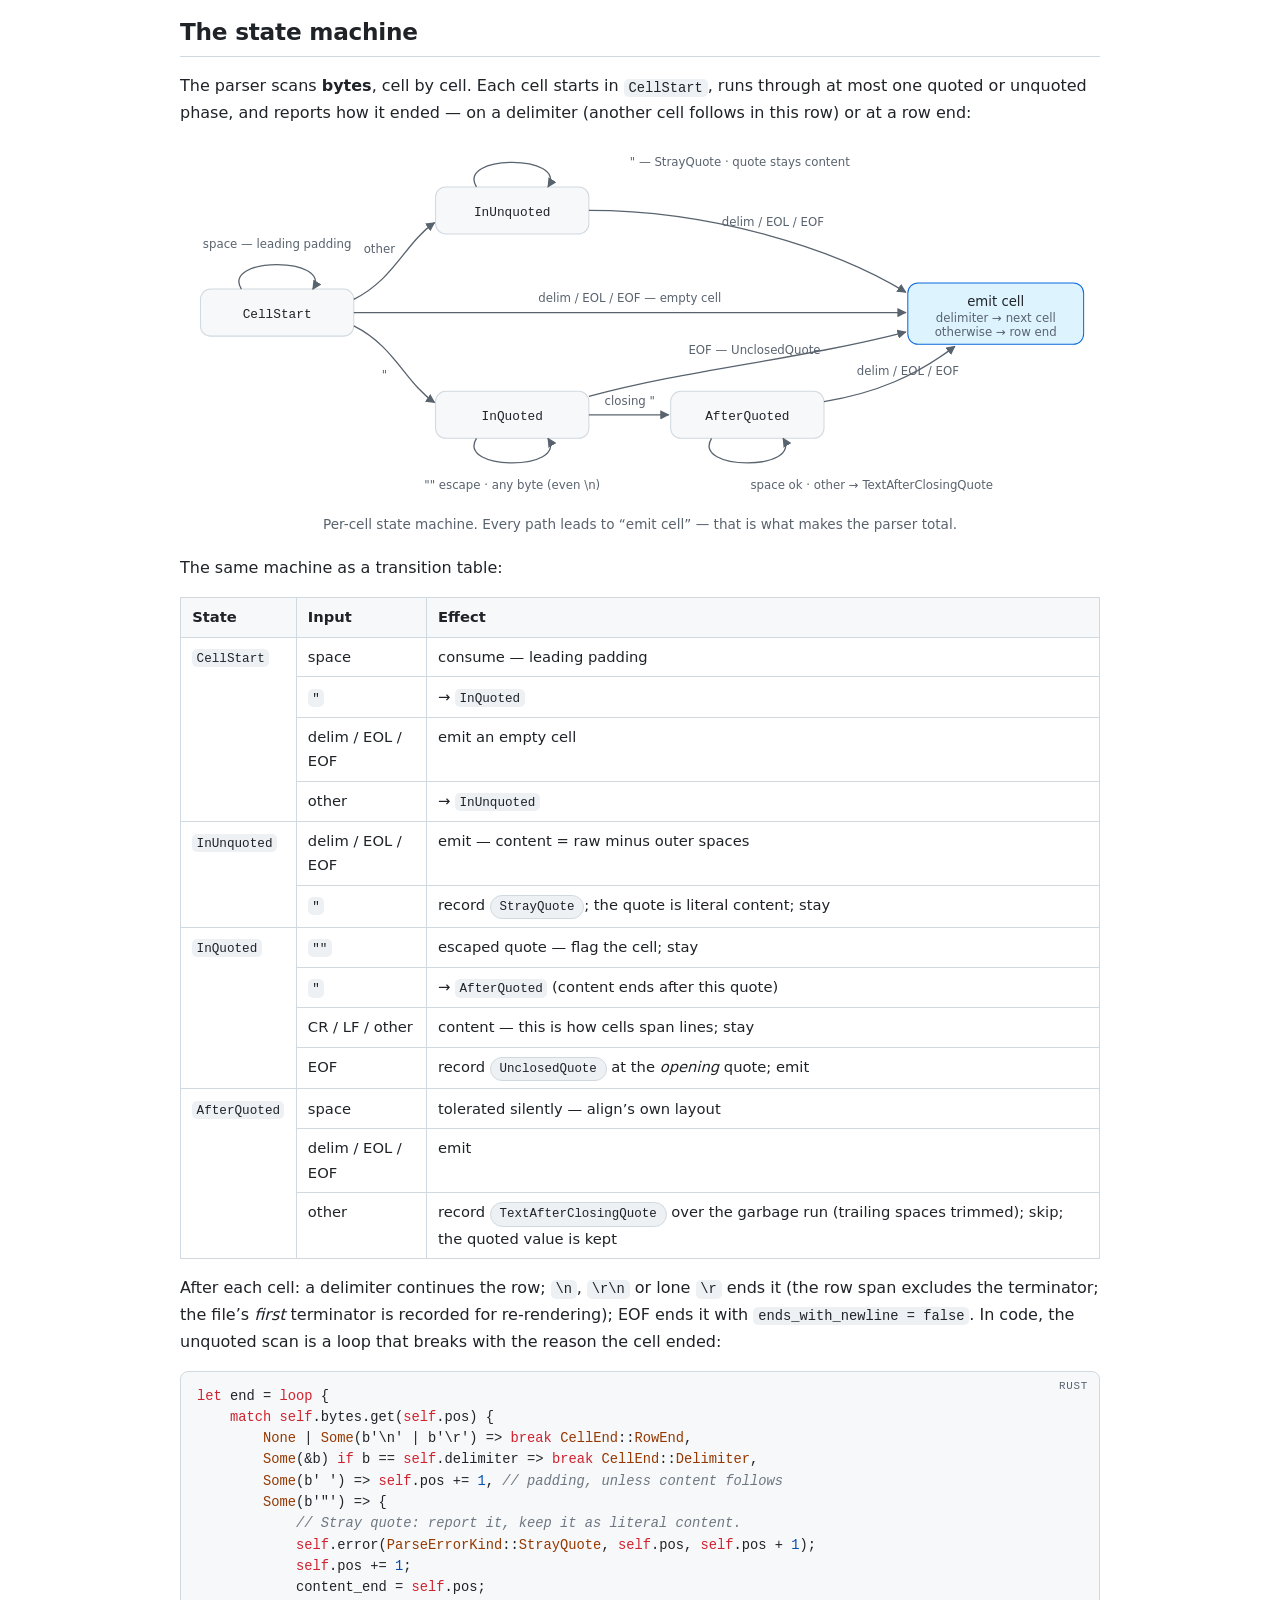
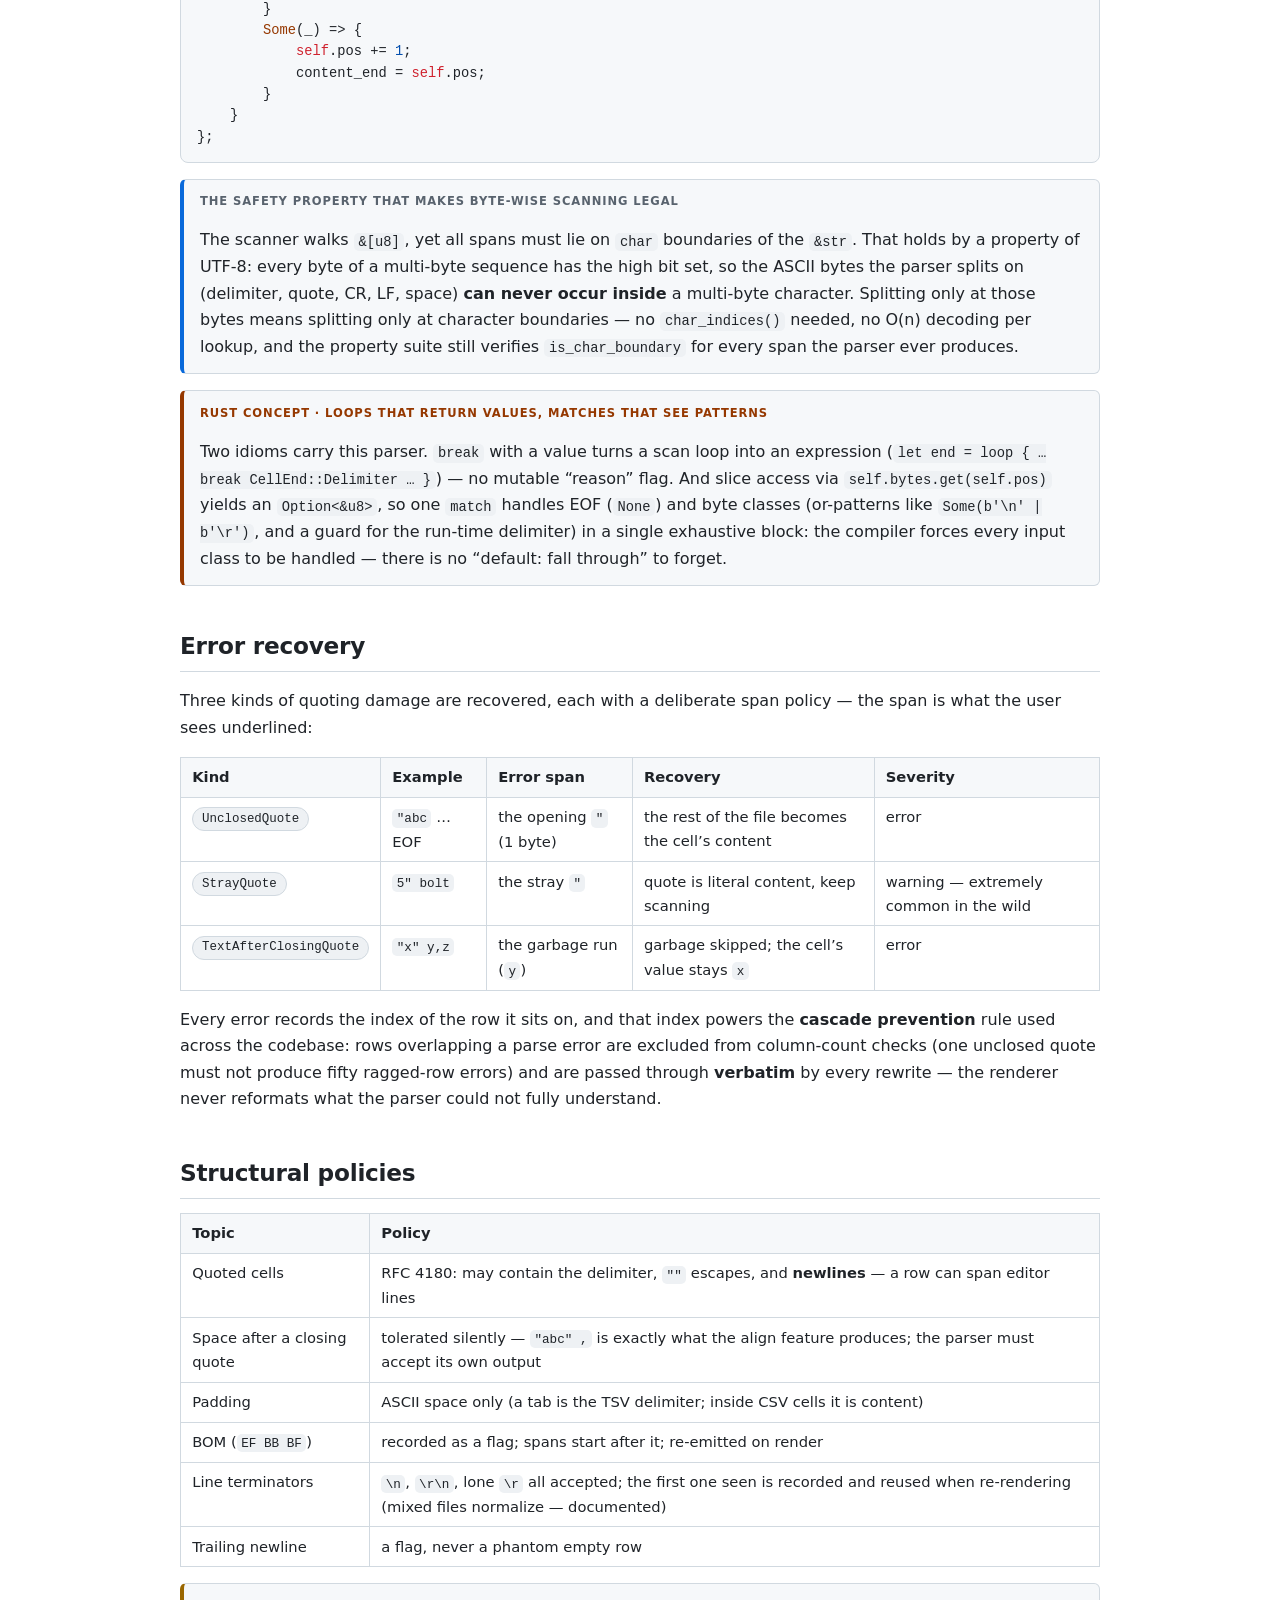
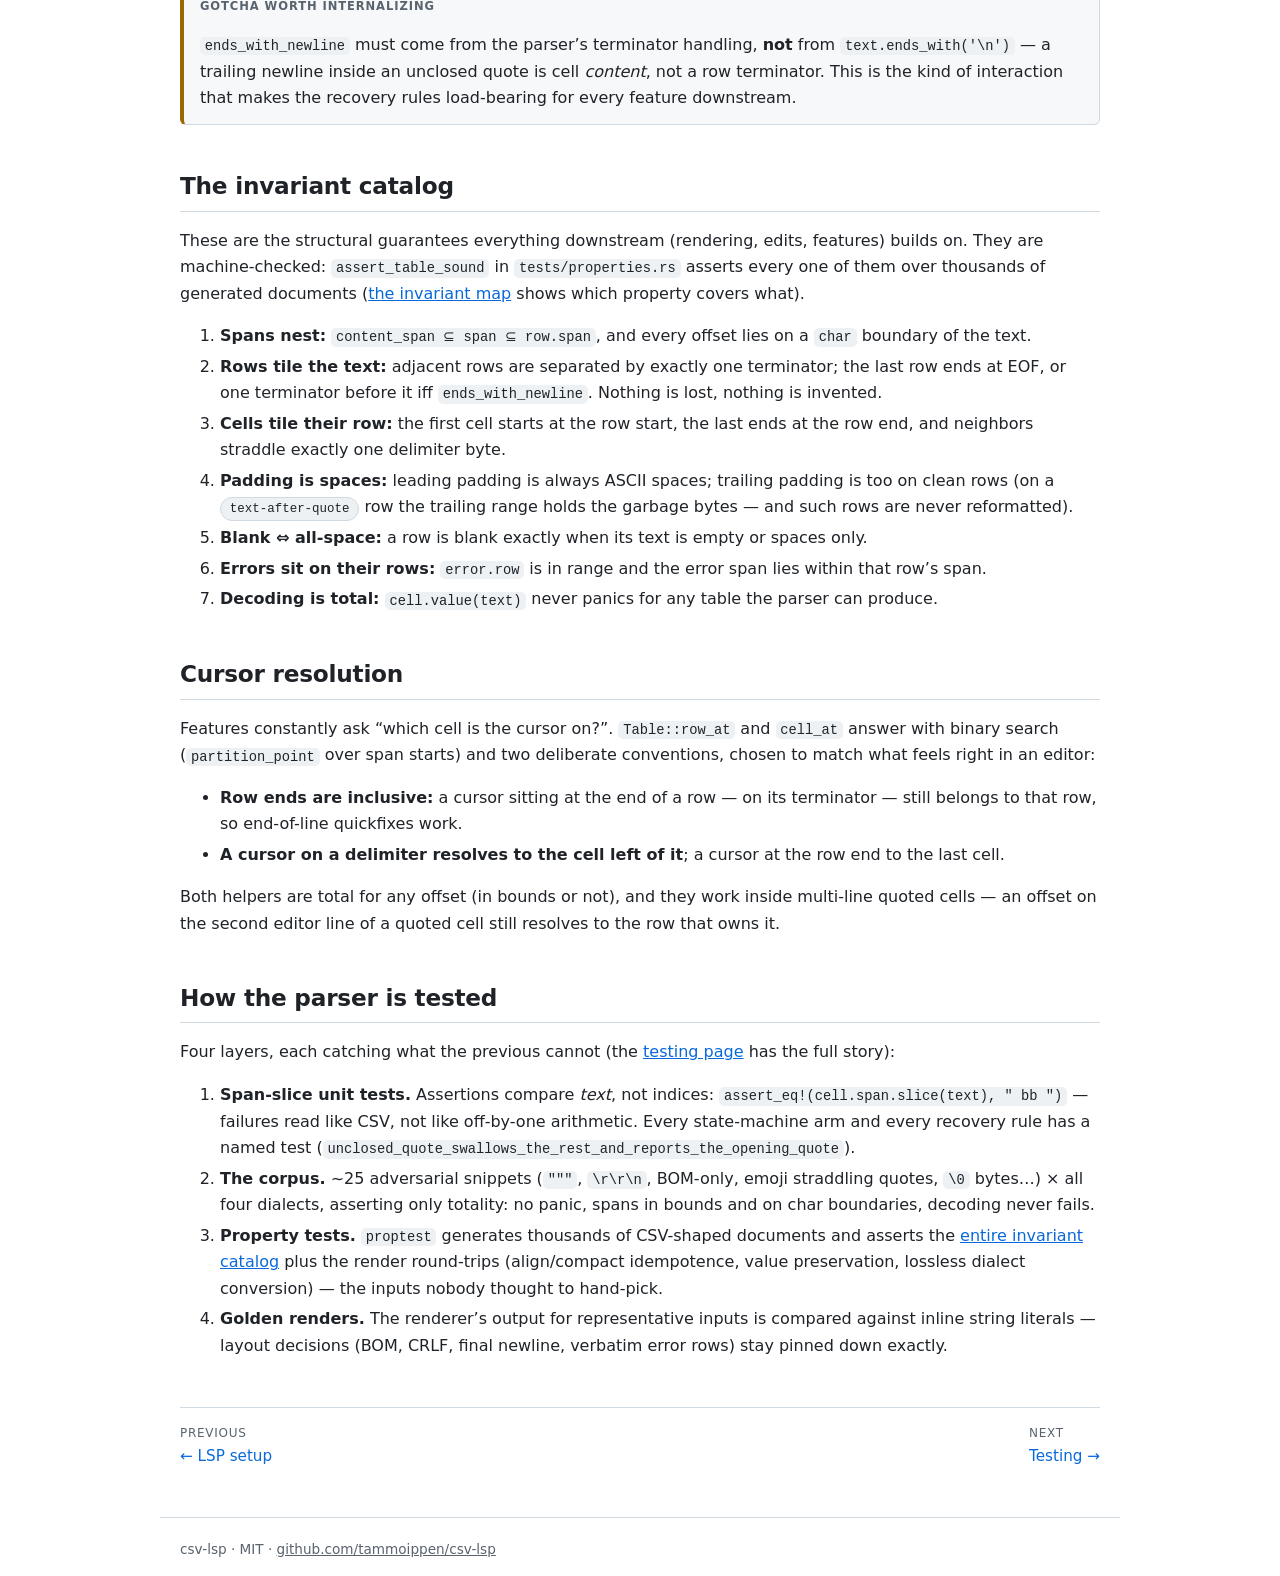
<file: docs/parser.html>
<!doctype html>
<html lang="en">
<head>
<meta charset="utf-8">
<meta name="viewport" content="width=device-width, initial-scale=1">
<title>The CSV parser · csv-lsp docs</title>
<link rel="stylesheet" href="style.css">
<script src="docs.js"></script>
</head>
<body>
<header>
  <div class="header-inner">
    <a class="brand" href="index.html">csv-lsp<span>docs</span></a>
    <nav>
      <a href="quickstart.html">Quickstart</a>
      <a href="features.html">Features</a>
      <a href="lsp.html">LSP</a>
      <a href="parser.html" aria-current="page">Parser</a>
      <a href="testing.html">Testing</a>
      <a href="contributing.html">Contributing</a>
    </nav>
  </div>
</header>
<main>

<h1>The CSV parser</h1>
<p class="lead">The project’s core asset: a hand-written, error-tolerant state machine
that turns any byte sequence into a span-rich table — never failing, never panicking,
never losing layout.</p>

<h2 id="why"><a class="anchor" href="#why">Why hand-written?</a></h2>

<p>BurntSushi’s <code>csv</code>/<code>csv-core</code> is the canonical Rust CSV reader — and the wrong tool
here. An LSP server is an <em>IDE backend</em>, and its parser has different requirements
than a data reader, for the same reason rust-analyzer does not parse Rust with
<code>syn</code>:</p>

<div class="tablewrap"><table>
  <thead><tr><th>What the LSP needs</th><th>What the <code>csv</code> crate offers</th></tr></thead>
  <tbody>
    <tr><td>per-cell byte spans (cell vs content vs quotes vs padding) for diagnostics and precise edits</td><td>per-record positions only; field spans not exposed</td></tr>
    <tr><td>error <em>reporting</em> with recovery (unclosed quote, stray quote, text after closing quote)</td><td>lenient by design: silently “repairs” malformed input — destroying exactly the information to surface</td></tr>
    <tr><td>lossless layout model (alignment padding, original quoting, CRLF, BOM) so align ⇄ compact round-trips</td><td>normalizes on read; layout is discarded</td></tr>
    <tr><td>tolerate spaces after a closing quote (<code>"abc"  ,</code> — produced by the align feature itself)</td><td>not modeled</td></tr>
    <tr><td>multi-line quoted cells mapped back to editor lines</td><td>spans missing</td></tr>
  </tbody>
</table></div>

<p>So <code>parse.rs</code> is ~400 lines of owned, deeply tested state machine — with <code>csv-core</code>
kept only as a behavioral reference for edge cases. The consequence is embraced: the
parser gets the deepest test coverage in the project, and every RFC 4180 edge-case
decision is documented here instead of inherited silently from a library.</p>

<h2 id="csv-primer"><a class="anchor" href="#csv-primer">CSV in five minutes</a></h2>

<p>RFC 4180 defines the format: records separated by line breaks, fields separated by
<code>,</code>. A field may be <strong>quoted</strong> with <code>"…"</code>; inside quotes, delimiters, line breaks and
escaped quotes (<code>""</code> → one literal <code>"</code>) are content. Which means this is <em>one</em> record
with two fields:</p>

<pre data-lang="csv"><code>"first
line",second</code></pre>

<p>Consequence: <strong>row ≠ line</strong>. Everything in this crate therefore works on byte spans,
and the <a href="lsp.html#positions">line index</a> maps spans to editor lines at the boundary —
multi-line cells cost nothing extra.</p>

<p>The four dialects (CSV <code>,</code> · TSV tab · SSV <code>;</code> · PSV <code>|</code>) differ <em>only</em> in the
delimiter byte; quoting rules are identical. Real-world files deviate from the RFC
constantly (<code>5" bolt</code>…), so the parser is <strong>total</strong>: it never rejects input, it
reports deviations as recoverable errors with exact spans.</p>

<h2 id="model"><a class="anchor" href="#model">The data model</a></h2>

<pre data-lang="rust"><code>pub struct Span { pub start: usize, pub end: usize }   // byte offsets, half-open

pub struct Table {
    pub rows: Vec&lt;Row&gt;,                 // all rows, blank ones included
    pub errors: Vec&lt;ParseError&gt;,        // recovered problems, in source order
    pub dialect: Dialect,
    pub line_terminator: LineTerminator, // first terminator seen: Lf | CrLf
    pub has_bom: bool,                   // spans never include the BOM
    pub ends_with_newline: bool,         // no phantom empty row for it
}

pub struct Row { pub span: Span, pub cells: Vec&lt;Cell&gt; }  // span EXCLUDES the terminator

pub struct Cell {
    pub span: Span,           // full extent incl. padding, excl. delimiters
    pub content_span: Span,   // padding-trimmed; quoted cells INCLUDE the quotes
    pub quoting: Quoting,     // Unquoted | Quoted
    pub has_escaped_quotes: bool,   // "" occurred → value() must allocate
}

pub fn parse(text: &amp;str, dialect: Dialect) -&gt; Table;   // total: never fails</code></pre>

<p>The key idea is the <strong>two spans per cell</strong>. Aligned files pad cells with spaces so
delimiters line up; padding is <em>layout</em>, values are <em>data</em>, and the model keeps them
apart without storing anything extra — padding is derived as
<code>span.start..content_span.start</code> (leading) and <code>content_span.end..span.end</code>
(trailing). For the row <code>id, "a""b" ,x</code>:</p>

<figure class="diagram">
<svg viewBox="0 0 542 190" role="img" aria-label="Cell anatomy: the middle cell of the row id, quoted a escaped-quote b, x — its span covers bytes 3 to 11 including padding, its content span covers bytes 4 to 10 including the quotes, and its decoded value is a quote b">
  <g class="d-mono" style="font-size:17px">
    <text x="57"  y="38" text-anchor="middle">i</text>
    <text x="91"  y="38" text-anchor="middle">d</text>
    <text x="125" y="38" text-anchor="middle" class="hl-dim">,</text>
    <text x="159" y="38" text-anchor="middle" style="fill:var(--muted)">·</text>
    <text x="193" y="38" text-anchor="middle" style="fill:var(--hl-s)">"</text>
    <text x="227" y="38" text-anchor="middle">a</text>
    <text x="261" y="38" text-anchor="middle" style="fill:var(--hl-s)">"</text>
    <text x="295" y="38" text-anchor="middle" style="fill:var(--hl-s)">"</text>
    <text x="329" y="38" text-anchor="middle">b</text>
    <text x="363" y="38" text-anchor="middle" style="fill:var(--hl-s)">"</text>
    <text x="397" y="38" text-anchor="middle" style="fill:var(--muted)">·</text>
    <text x="431" y="38" text-anchor="middle" class="hl-dim">,</text>
    <text x="465" y="38" text-anchor="middle">x</text>
  </g>
  <g class="d-mono-sm">
    <text x="57"  y="14" text-anchor="middle">0</text>
    <text x="159" y="14" text-anchor="middle">3</text>
    <text x="193" y="14" text-anchor="middle">4</text>
    <text x="363" y="14" text-anchor="middle">9</text>
    <text x="397" y="14" text-anchor="middle">10</text>
    <text x="465" y="14" text-anchor="middle">12</text>
  </g>
  <path d="M 142 52 L 142 62 L 414 62 L 414 52" class="d-edge"/>
  <text x="278" y="80" text-anchor="middle" class="d-sub">cell.span = 3..11 — padding included, delimiters excluded</text>
  <path d="M 176 94 L 176 104 L 380 104 L 380 94" class="d-edge"/>
  <text x="278" y="122" text-anchor="middle" class="d-sub">cell.content_span = 4..10 — trimmed; quotes included for quoted cells</text>
  <text x="278" y="156" text-anchor="middle" class="d-mono-sm">cell.value(text) → a"b   (Cow::Owned — the "" escape forces one allocation)</text>
  <text x="278" y="178" text-anchor="middle" class="d-sub">· = alignment space</text>
</svg>
<figcaption>One cell, two spans, zero copies until decoding demands one.</figcaption>
</figure>

<ul>
  <li>An <strong>all-padding cell</strong> gets a zero-width content span at <code>span.start</code> — the spaces
      count as trailing padding, consistent with left-aligned columns.</li>
  <li>A <strong>blank row</strong> is exactly one unquoted cell with empty content. Blank rows are
      separators: legal, skipped by column checks, rendered as empty lines.</li>
  <li>The <strong>header</strong> is the first non-blank row; its cell count is the column contract
      for the whole file (<code>Table::expected_columns</code>).</li>
  <li><code>Span</code> is <code>Copy</code> — two <code>usize</code>s move cheaper than a reference — and its
      constructor <code>debug_assert!</code>s <code>start &lt;= end</code>, so inverted spans blow up in tests
      and cost nothing in release builds.</li>
</ul>

<div class="concept">
<span class="callout-label">Rust concept · Cow — decode lazily, allocate rarely</span>
<p><code>Cell::value</code> returns <code>Cow&lt;'t, str&gt;</code> (“clone on write”), an enum of
<code>Borrowed(&amp;'t str)</code> or <code>Owned(String)</code>:</p>
<pre data-lang="rust"><code>pub fn value&lt;'t&gt;(&amp;self, text: &amp;'t str) -&gt; Cow&lt;'t, str&gt; {
    let content = self.content_span.slice(text);
    match self.quoting {
        Quoting::Unquoted =&gt; Cow::Borrowed(content),
        Quoting::Quoted =&gt; {
            let inner = content.strip_prefix('"').unwrap_or(content);
            let inner = inner.strip_suffix('"').unwrap_or(inner);
            if self.has_escaped_quotes {
                Cow::Owned(inner.replace("\"\"", "\""))
            } else {
                Cow::Borrowed(inner)
            }
        }
    }
}</code></pre>
<p>Unquoted and cleanly-quoted cells borrow straight from the document text — the
lifetime <code>'t</code> ties the result to the text, and the borrow checker guarantees no value
outlives the document it points into. Only the <code>""</code> escape forces an allocation, and
the parser recorded whether one occurred so decoding never has to scan twice. Note the
double <code>unwrap_or</code>: an <em>unclosed</em> cell has no closing quote to strip, so both strips
are optional — recovery reaches all the way into decoding.</p>
</div>

<h2 id="state-machine"><a class="anchor" href="#state-machine">The state machine</a></h2>

<p>The parser scans <strong>bytes</strong>, cell by cell. Each cell starts in <code>CellStart</code>, runs
through at most one quoted or unquoted phase, and reports how it ended — on a
delimiter (another cell follows in this row) or at a row end:</p>

<figure class="diagram">
<svg viewBox="0 0 900 345" role="img" aria-label="Parser state machine: CellStart transitions to InUnquoted on ordinary bytes or InQuoted on a quote; both emit the cell on delimiter, end of line, or end of file; InQuoted transitions to AfterQuoted on the closing quote; error transitions record StrayQuote, UnclosedQuote and TextAfterClosingQuote">
  <defs>
    <marker id="arr3" viewBox="0 0 10 10" refX="9" refY="5" markerWidth="7" markerHeight="7" orient="auto-start-reverse">
      <path d="M 0 0 L 10 5 L 0 10 z" class="d-arrow"/>
    </marker>
  </defs>

  <rect x="20" y="140" width="150" height="46" rx="10" class="d-box"/>
  <text x="95" y="168" text-anchor="middle" class="d-mono">CellStart</text>
  <path d="M 60 140 C 40 108, 150 108, 130 140" class="d-edge" marker-end="url(#arr3)"/>
  <text x="95" y="100" text-anchor="middle" class="d-sub">space — leading padding</text>

  <rect x="250" y="40" width="150" height="46" rx="10" class="d-box"/>
  <text x="325" y="68" text-anchor="middle" class="d-mono">InUnquoted</text>
  <path d="M 290 40 C 270 8, 380 8, 360 40" class="d-edge" marker-end="url(#arr3)"/>
  <text x="440" y="20" text-anchor="start" class="d-sub">" — StrayQuote · quote stays content</text>

  <rect x="250" y="240" width="150" height="46" rx="10" class="d-box"/>
  <text x="325" y="268" text-anchor="middle" class="d-mono">InQuoted</text>
  <path d="M 290 286 C 270 318, 380 318, 360 286" class="d-edge" marker-end="url(#arr3)"/>
  <text x="325" y="336" text-anchor="middle" class="d-sub">"" escape · any byte (even \n)</text>

  <rect x="480" y="240" width="150" height="46" rx="10" class="d-box"/>
  <text x="555" y="268" text-anchor="middle" class="d-mono">AfterQuoted</text>
  <path d="M 520 286 C 500 318, 610 318, 590 286" class="d-edge" marker-end="url(#arr3)"/>
  <text x="558" y="336" text-anchor="start" class="d-sub">space ok · other → TextAfterClosingQuote</text>

  <rect x="712" y="134" width="172" height="60" rx="10" class="d-box2"/>
  <text x="798" y="157" text-anchor="middle" class="d-txt">emit cell</text>
  <text x="798" y="172" text-anchor="middle" class="d-sub">delimiter → next cell</text>
  <text x="798" y="186" text-anchor="middle" class="d-sub">otherwise → row end</text>

  <path d="M 170 150 C 210 130, 220 95, 249 75" class="d-edge" marker-end="url(#arr3)"/>
  <text x="195" y="105" text-anchor="middle" class="d-sub">other</text>
  <path d="M 170 176 C 210 196, 220 231, 249 251" class="d-edge" marker-end="url(#arr3)"/>
  <text x="200" y="228" text-anchor="middle" class="d-sub">"</text>
  <line x1="170" y1="163" x2="710" y2="163" class="d-edge" marker-end="url(#arr3)"/>
  <text x="440" y="153" text-anchor="middle" class="d-sub">delim / EOL / EOF — empty cell</text>

  <path d="M 400 63 C 520 63, 640 100, 710 143" class="d-edge" marker-end="url(#arr3)"/>
  <text x="580" y="78" text-anchor="middle" class="d-sub">delim / EOL / EOF</text>

  <line x1="400" y1="263" x2="478" y2="263" class="d-edge" marker-end="url(#arr3)"/>
  <text x="440" y="253" text-anchor="middle" class="d-sub">closing "</text>

  <path d="M 400 245 C 500 218, 600 210, 710 182" class="d-edge" marker-end="url(#arr3)"/>
  <text x="562" y="203" text-anchor="middle" class="d-sub">EOF — UnclosedQuote</text>

  <path d="M 630 250 C 680 242, 720 225, 758 196" class="d-edge" marker-end="url(#arr3)"/>
  <text x="712" y="224" text-anchor="middle" class="d-sub">delim / EOL / EOF</text>
</svg>
<figcaption>Per-cell state machine. Every path leads to “emit cell” — that is what makes the parser total.</figcaption>
</figure>

<p>The same machine as a transition table:</p>

<div class="tablewrap"><table>
  <thead><tr><th>State</th><th>Input</th><th>Effect</th></tr></thead>
  <tbody>
    <tr><td rowspan="4"><code>CellStart</code></td><td>space</td><td>consume — leading padding</td></tr>
    <tr><td><code>"</code></td><td>→ <code>InQuoted</code></td></tr>
    <tr><td>delim / EOL / EOF</td><td>emit an empty cell</td></tr>
    <tr><td>other</td><td>→ <code>InUnquoted</code></td></tr>
    <tr><td rowspan="2"><code>InUnquoted</code></td><td>delim / EOL / EOF</td><td>emit — content = raw minus outer spaces</td></tr>
    <tr><td><code>"</code></td><td>record <span class="pill">StrayQuote</span>; the quote is literal content; stay</td></tr>
    <tr><td rowspan="4"><code>InQuoted</code></td><td><code>""</code></td><td>escaped quote — flag the cell; stay</td></tr>
    <tr><td><code>"</code></td><td>→ <code>AfterQuoted</code> (content ends after this quote)</td></tr>
    <tr><td>CR / LF / other</td><td>content — this is how cells span lines; stay</td></tr>
    <tr><td>EOF</td><td>record <span class="pill">UnclosedQuote</span> at the <em>opening</em> quote; emit</td></tr>
    <tr><td rowspan="3"><code>AfterQuoted</code></td><td>space</td><td>tolerated silently — align’s own layout</td></tr>
    <tr><td>delim / EOL / EOF</td><td>emit</td></tr>
    <tr><td>other</td><td>record <span class="pill">TextAfterClosingQuote</span> over the garbage run (trailing spaces trimmed); skip; the quoted value is kept</td></tr>
  </tbody>
</table></div>

<p>After each cell: a delimiter continues the row; <code>\n</code>, <code>\r\n</code> or lone <code>\r</code> ends it
(the row span excludes the terminator; the file’s <em>first</em> terminator is recorded for
re-rendering); EOF ends it with <code>ends_with_newline = false</code>. In code, the unquoted
scan is a loop that breaks with the reason the cell ended:</p>

<pre data-lang="rust"><code>let end = loop {
    match self.bytes.get(self.pos) {
        None | Some(b'\n' | b'\r') =&gt; break CellEnd::RowEnd,
        Some(&amp;b) if b == self.delimiter =&gt; break CellEnd::Delimiter,
        Some(b' ') =&gt; self.pos += 1, // padding, unless content follows
        Some(b'"') =&gt; {
            // Stray quote: report it, keep it as literal content.
            self.error(ParseErrorKind::StrayQuote, self.pos, self.pos + 1);
            self.pos += 1;
            content_end = self.pos;
        }
        Some(_) =&gt; {
            self.pos += 1;
            content_end = self.pos;
        }
    }
};</code></pre>

<div class="note">
<span class="callout-label">The safety property that makes byte-wise scanning legal</span>
<p>The scanner walks <code>&amp;[u8]</code>, yet all spans must lie on <code>char</code> boundaries of the
<code>&amp;str</code>. That holds by a property of UTF-8: every byte of a multi-byte sequence has the
high bit set, so the ASCII bytes the parser splits on (delimiter, quote, CR, LF, space)
<strong>can never occur inside</strong> a multi-byte character. Splitting only at those bytes means
splitting only at character boundaries — no <code>char_indices()</code> needed, no O(n) decoding
per lookup, and the property suite still verifies <code>is_char_boundary</code> for every span
the parser ever produces.</p>
</div>

<div class="concept">
<span class="callout-label">Rust concept · loops that return values, matches that see patterns</span>
<p>Two idioms carry this parser. <code>break</code> with a value turns a scan loop into an
expression (<code>let end = loop { … break CellEnd::Delimiter … }</code>) — no mutable “reason”
flag. And slice access via <code>self.bytes.get(self.pos)</code> yields an
<code>Option&lt;&amp;u8&gt;</code>, so one <code>match</code> handles EOF (<code>None</code>) and byte classes
(or-patterns like <code>Some(b'\n' | b'\r')</code>, and a guard for the run-time delimiter)
in a single exhaustive block: the compiler forces every input class to be handled —
there is no “default: fall through” to forget.</p>
</div>

<h2 id="recovery"><a class="anchor" href="#recovery">Error recovery</a></h2>

<p>Three kinds of quoting damage are recovered, each with a deliberate span policy — the
span is what the user sees underlined:</p>

<div class="tablewrap"><table>
  <thead><tr><th>Kind</th><th>Example</th><th>Error span</th><th>Recovery</th><th>Severity</th></tr></thead>
  <tbody>
    <tr><td><span class="pill">UnclosedQuote</span></td><td><code>"abc</code> … EOF</td><td>the opening <code>"</code> (1 byte)</td><td>the rest of the file becomes the cell’s content</td><td>error</td></tr>
    <tr><td><span class="pill">StrayQuote</span></td><td><code>5" bolt</code></td><td>the stray <code>"</code></td><td>quote is literal content, keep scanning</td><td>warning — extremely common in the wild</td></tr>
    <tr><td><span class="pill">TextAfterClosingQuote</span></td><td><code>"x" y,z</code></td><td>the garbage run (<code>y</code>)</td><td>garbage skipped; the cell’s value stays <code>x</code></td><td>error</td></tr>
  </tbody>
</table></div>

<p>Every error records the index of the row it sits on, and that index powers the
<strong>cascade prevention</strong> rule used across the codebase: rows overlapping a parse error
are excluded from column-count checks (one unclosed quote must not produce fifty
ragged-row errors) and are passed through <strong>verbatim</strong> by every rewrite — the renderer
never reformats what the parser could not fully understand.</p>

<h2 id="policies"><a class="anchor" href="#policies">Structural policies</a></h2>

<div class="tablewrap"><table>
  <thead><tr><th>Topic</th><th>Policy</th></tr></thead>
  <tbody>
    <tr><td>Quoted cells</td><td>RFC 4180: may contain the delimiter, <code>""</code> escapes, and <strong>newlines</strong> — a row can span editor lines</td></tr>
    <tr><td>Space after a closing quote</td><td>tolerated silently — <code>"abc"  ,</code> is exactly what the align feature produces; the parser must accept its own output</td></tr>
    <tr><td>Padding</td><td>ASCII space only (a tab is the TSV delimiter; inside CSV cells it is content)</td></tr>
    <tr><td>BOM (<code>EF BB BF</code>)</td><td>recorded as a flag; spans start after it; re-emitted on render</td></tr>
    <tr><td>Line terminators</td><td><code>\n</code>, <code>\r\n</code>, lone <code>\r</code> all accepted; the first one seen is recorded and reused when re-rendering (mixed files normalize — documented)</td></tr>
    <tr><td>Trailing newline</td><td>a flag, never a phantom empty row</td></tr>
  </tbody>
</table></div>

<div class="warn">
<span class="callout-label">Gotcha worth internalizing</span>
<p><code>ends_with_newline</code> must come from the parser’s terminator handling, <strong>not</strong> from
<code>text.ends_with('\n')</code> — a trailing newline inside an unclosed quote is cell
<em>content</em>, not a row terminator. This is the kind of interaction that makes the
recovery rules load-bearing for every feature downstream.</p>
</div>

<h2 id="invariants"><a class="anchor" href="#invariants">The invariant catalog</a></h2>

<p>These are the structural guarantees everything downstream (rendering, edits, features)
builds on. They are machine-checked: <code>assert_table_sound</code> in
<code>tests/properties.rs</code> asserts every one of them over thousands of generated documents
(<a href="testing.html#invariant-map">the invariant map</a> shows which property covers what).</p>

<ol>
  <li><strong>Spans nest:</strong> <code>content_span ⊆ span ⊆ row.span</code>, and every offset lies on a
      <code>char</code> boundary of the text.</li>
  <li><strong>Rows tile the text:</strong> adjacent rows are separated by exactly one terminator;
      the last row ends at EOF, or one terminator before it iff
      <code>ends_with_newline</code>. Nothing is lost, nothing is invented.</li>
  <li><strong>Cells tile their row:</strong> the first cell starts at the row start, the last ends at
      the row end, and neighbors straddle exactly one delimiter byte.</li>
  <li><strong>Padding is spaces:</strong> leading padding is always ASCII spaces; trailing padding is
      too on clean rows (on a <span class="pill">text-after-quote</span> row the trailing range
      holds the garbage bytes — and such rows are never reformatted).</li>
  <li><strong>Blank ⇔ all-space:</strong> a row is blank exactly when its text is empty or spaces
      only.</li>
  <li><strong>Errors sit on their rows:</strong> <code>error.row</code> is in range and the error span lies
      within that row’s span.</li>
  <li><strong>Decoding is total:</strong> <code>cell.value(text)</code> never panics for any table the parser
      can produce.</li>
</ol>

<h2 id="cursor"><a class="anchor" href="#cursor">Cursor resolution</a></h2>

<p>Features constantly ask “which cell is the cursor on?”. <code>Table::row_at</code> and
<code>cell_at</code> answer with binary search (<code>partition_point</code> over span starts) and two
deliberate conventions, chosen to match what feels right in an editor:</p>

<ul>
  <li><strong>Row ends are inclusive:</strong> a cursor sitting at the end of a row — on its
      terminator — still belongs to that row, so end-of-line quickfixes work.</li>
  <li><strong>A cursor on a delimiter resolves to the cell left of it</strong>; a cursor at the row
      end to the last cell.</li>
</ul>

<p>Both helpers are total for any offset (in bounds or not), and they work inside
multi-line quoted cells — an offset on the second editor line of a quoted cell still
resolves to the row that owns it.</p>

<h2 id="tested"><a class="anchor" href="#tested">How the parser is tested</a></h2>

<p>Four layers, each catching what the previous cannot (the
<a href="testing.html">testing page</a> has the full story):</p>

<ol>
  <li><strong>Span-slice unit tests.</strong> Assertions compare <em>text</em>, not indices:
      <code>assert_eq!(cell.span.slice(text), " bb ")</code> — failures read like CSV, not like
      off-by-one arithmetic. Every state-machine arm and every recovery rule has a named
      test (<code>unclosed_quote_swallows_the_rest_and_reports_the_opening_quote</code>).</li>
  <li><strong>The corpus.</strong> ~25 adversarial snippets (<code>"""</code>, <code>\r\r\n</code>, BOM-only, emoji
      straddling quotes, <code>\0</code> bytes…) × all four dialects, asserting only totality: no
      panic, spans in bounds and on char boundaries, decoding never fails.</li>
  <li><strong>Property tests.</strong> <code>proptest</code> generates thousands of CSV-shaped documents and
      asserts the <a href="#invariants">entire invariant catalog</a> plus the render round-trips
      (align/compact idempotence, value preservation, lossless dialect conversion) —
      the inputs nobody thought to hand-pick.</li>
  <li><strong>Golden renders.</strong> The renderer’s output for representative inputs is compared
      against inline string literals — layout decisions (BOM, CRLF, final newline,
      verbatim error rows) stay pinned down exactly.</li>
</ol>

<nav class="prevnext">
  <a href="lsp.html"><span class="dir">Previous</span>← LSP setup</a>
  <a href="testing.html"><span class="dir">Next</span>Testing →</a>
</nav>

</main>
<footer>csv-lsp · MIT · <a href="https://github.com/tammoippen/csv-lsp">github.com/tammoippen/csv-lsp</a></footer>
</body>
</html>
</file>
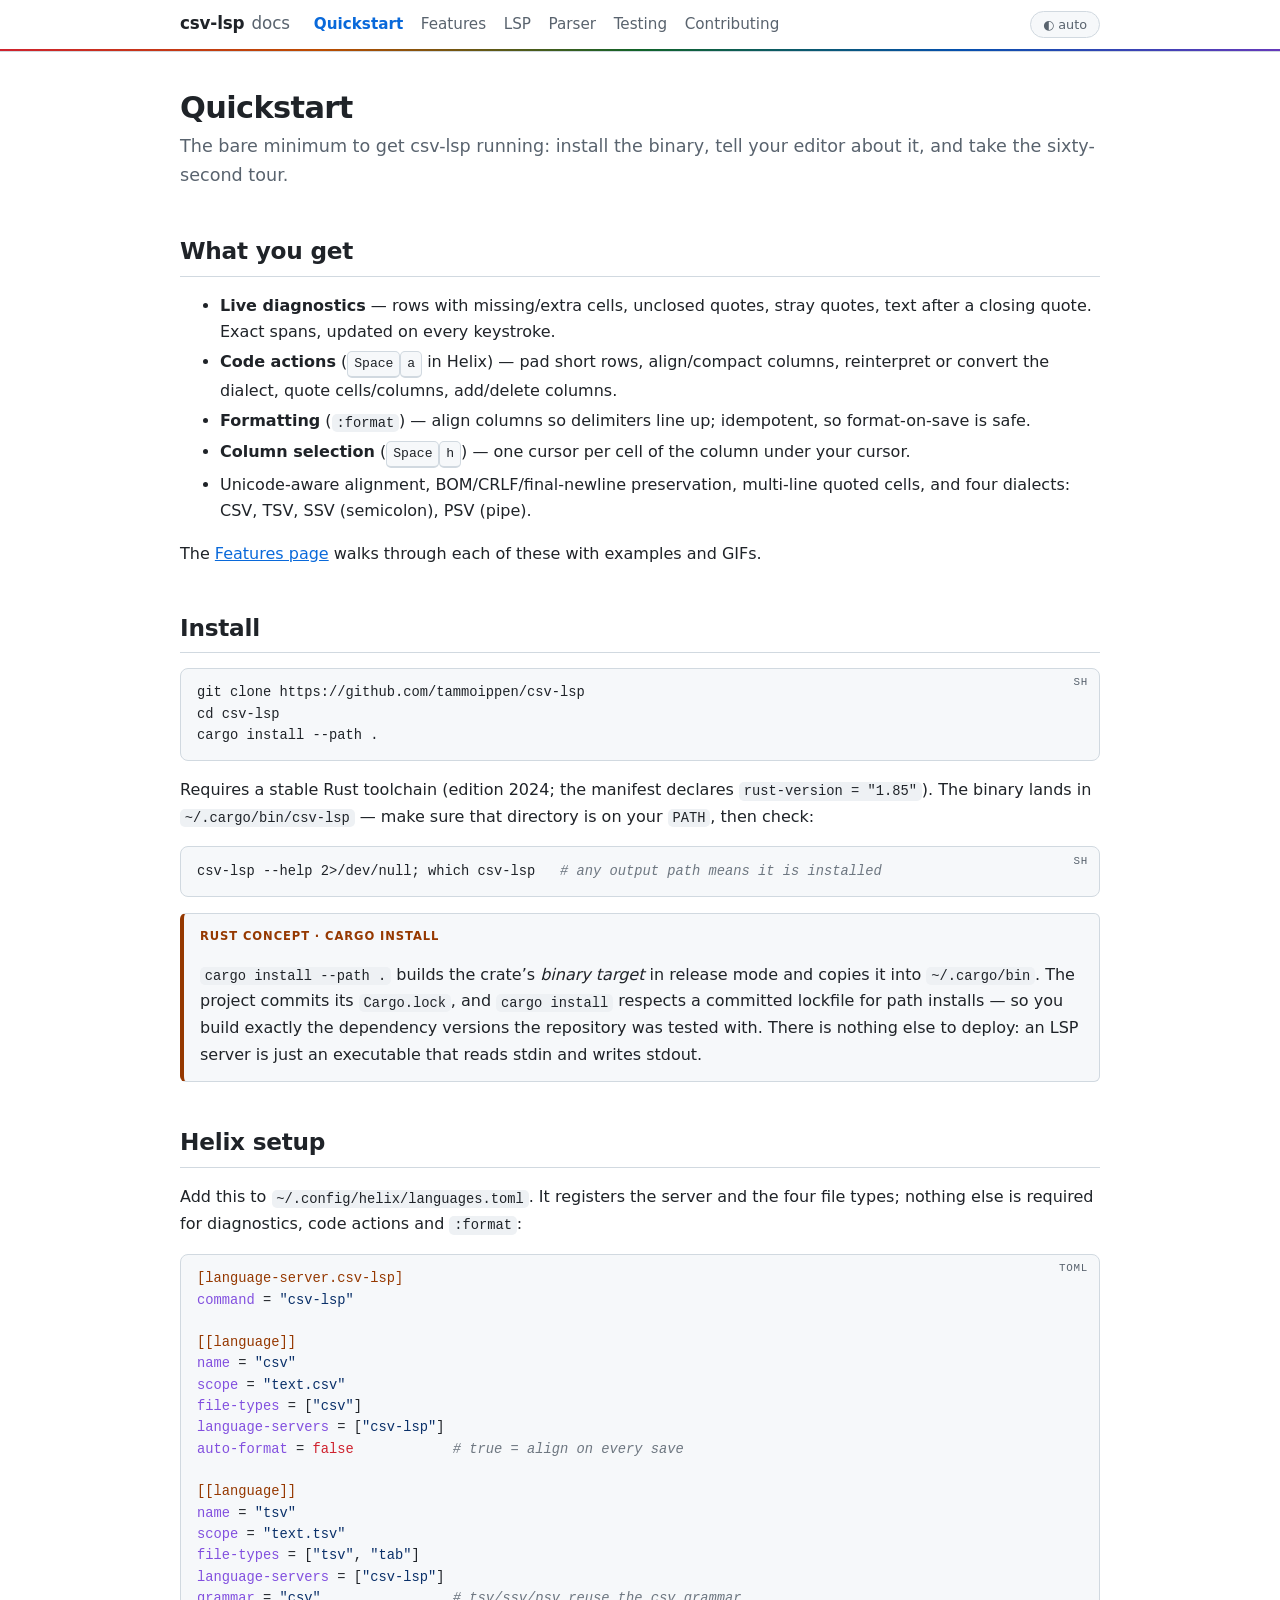
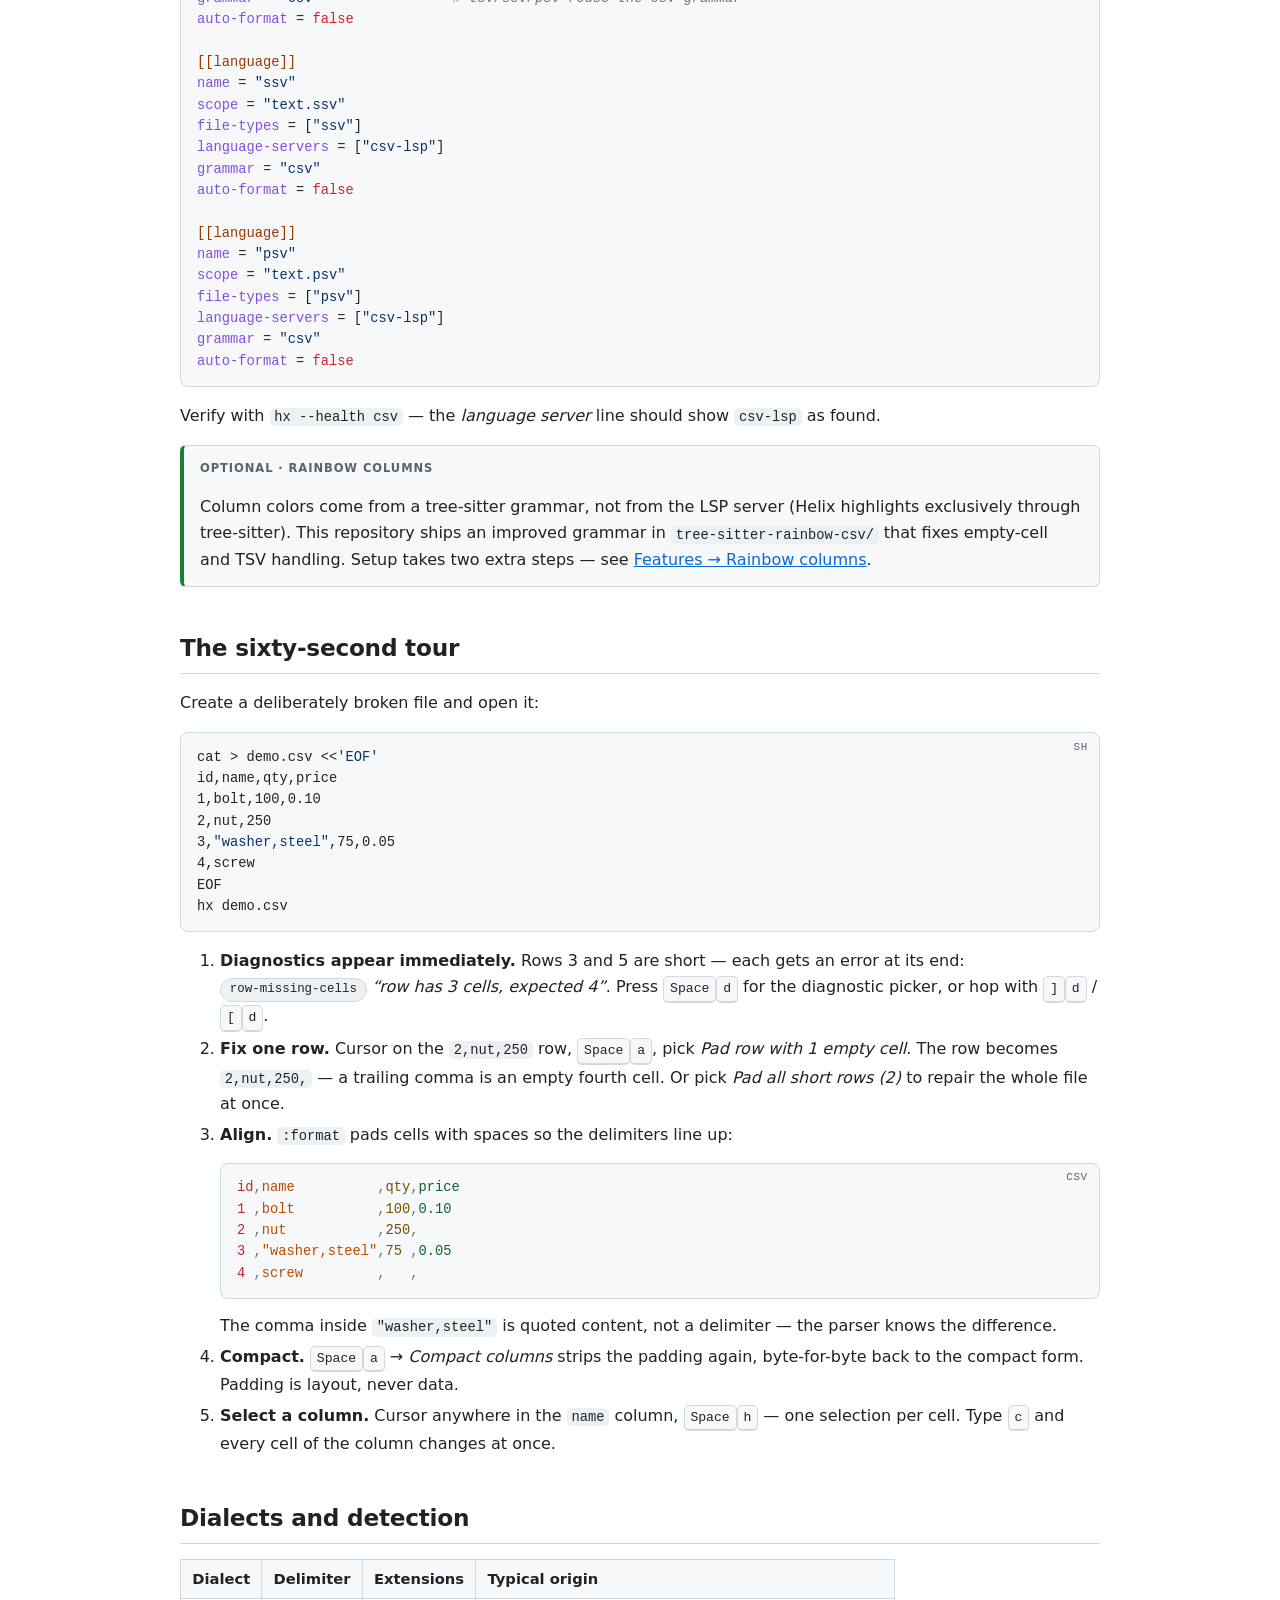
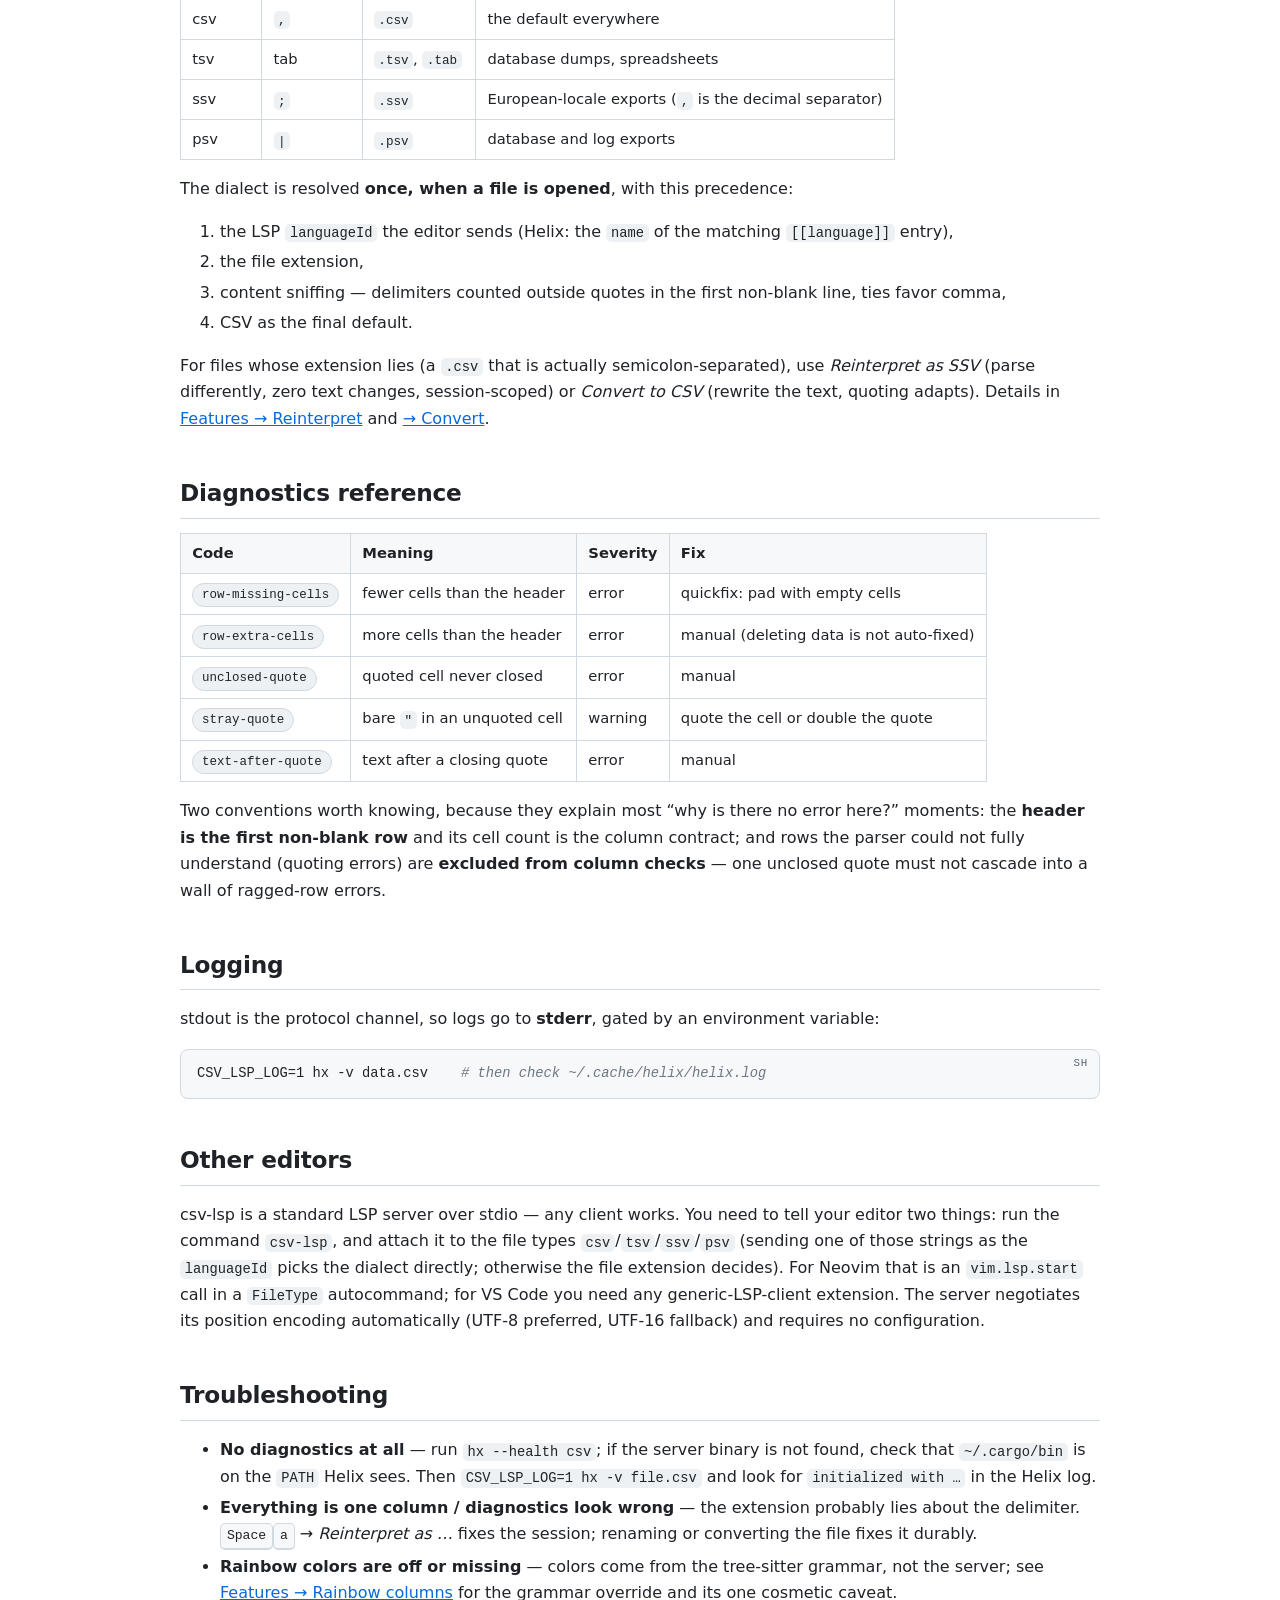
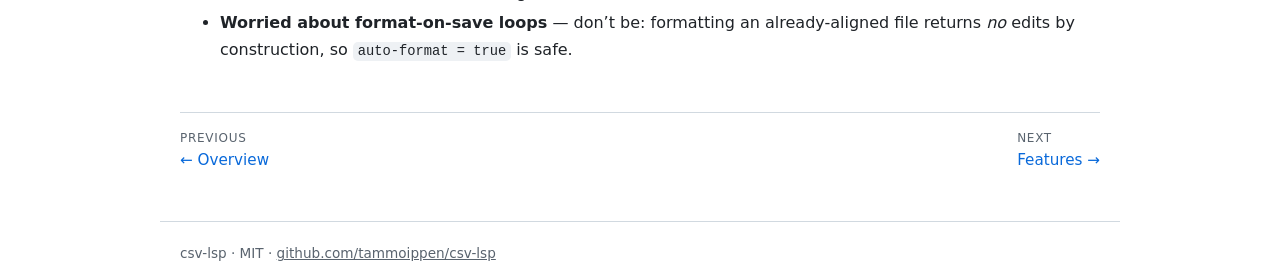
<file: docs/quickstart.html>
<!doctype html>
<html lang="en">
<head>
<meta charset="utf-8">
<meta name="viewport" content="width=device-width, initial-scale=1">
<title>Quickstart · csv-lsp docs</title>
<link rel="stylesheet" href="style.css">
<script src="docs.js"></script>
</head>
<body>
<header>
  <div class="header-inner">
    <a class="brand" href="index.html">csv-lsp<span>docs</span></a>
    <nav>
      <a href="quickstart.html" aria-current="page">Quickstart</a>
      <a href="features.html">Features</a>
      <a href="lsp.html">LSP</a>
      <a href="parser.html">Parser</a>
      <a href="testing.html">Testing</a>
      <a href="contributing.html">Contributing</a>
    </nav>
  </div>
</header>
<main>

<h1>Quickstart</h1>
<p class="lead">The bare minimum to get csv-lsp running: install the binary, tell your
editor about it, and take the sixty-second tour.</p>

<h2 id="what"><a class="anchor" href="#what">What you get</a></h2>

<ul>
  <li><strong>Live diagnostics</strong> — rows with missing/extra cells, unclosed quotes, stray
      quotes, text after a closing quote. Exact spans, updated on every keystroke.</li>
  <li><strong>Code actions</strong> (<kbd>Space</kbd><kbd>a</kbd> in Helix) — pad short rows, align/compact
      columns, reinterpret or convert the dialect, quote cells/columns, add/delete columns.</li>
  <li><strong>Formatting</strong> (<code>:format</code>) — align columns so delimiters line up; idempotent, so
      format-on-save is safe.</li>
  <li><strong>Column selection</strong> (<kbd>Space</kbd><kbd>h</kbd>) — one cursor per cell of the column
      under your cursor.</li>
  <li>Unicode-aware alignment, BOM/CRLF/final-newline preservation, multi-line quoted cells,
      and four dialects: CSV, TSV, SSV (semicolon), PSV (pipe).</li>
</ul>

<p>The <a href="features.html">Features page</a> walks through each of these with examples and GIFs.</p>

<h2 id="install"><a class="anchor" href="#install">Install</a></h2>

<pre data-lang="sh"><code>git clone https://github.com/tammoippen/csv-lsp
cd csv-lsp
cargo install --path .</code></pre>

<p>Requires a stable Rust toolchain (edition 2024; the manifest declares
<code>rust-version = "1.85"</code>). The binary lands in <code>~/.cargo/bin/csv-lsp</code> — make sure that
directory is on your <code>PATH</code>, then check:</p>

<pre data-lang="sh"><code>csv-lsp --help 2>/dev/null; which csv-lsp   # any output path means it is installed</code></pre>

<div class="concept">
<span class="callout-label">Rust concept · cargo install</span>
<p><code>cargo install --path .</code> builds the crate’s <em>binary target</em> in release mode and copies
it into <code>~/.cargo/bin</code>. The project commits its <code>Cargo.lock</code>, and <code>cargo install</code>
respects a committed lockfile for path installs — so you build exactly the dependency
versions the repository was tested with. There is nothing else to deploy: an LSP server
is just an executable that reads stdin and writes stdout.</p>
</div>

<h2 id="helix"><a class="anchor" href="#helix">Helix setup</a></h2>

<p>Add this to <code>~/.config/helix/languages.toml</code>. It registers the server and the four
file types; nothing else is required for diagnostics, code actions and <code>:format</code>:</p>

<pre data-lang="toml"><code>[language-server.csv-lsp]
command = "csv-lsp"

[[language]]
name = "csv"
scope = "text.csv"
file-types = ["csv"]
language-servers = ["csv-lsp"]
auto-format = false            # true = align on every save

[[language]]
name = "tsv"
scope = "text.tsv"
file-types = ["tsv", "tab"]
language-servers = ["csv-lsp"]
grammar = "csv"                # tsv/ssv/psv reuse the csv grammar
auto-format = false

[[language]]
name = "ssv"
scope = "text.ssv"
file-types = ["ssv"]
language-servers = ["csv-lsp"]
grammar = "csv"
auto-format = false

[[language]]
name = "psv"
scope = "text.psv"
file-types = ["psv"]
language-servers = ["csv-lsp"]
grammar = "csv"
auto-format = false</code></pre>

<p>Verify with <code>hx --health csv</code> — the <em>language server</em> line should show
<code>csv-lsp</code> as found.</p>

<div class="tip">
<span class="callout-label">Optional · rainbow columns</span>
<p>Column colors come from a tree-sitter grammar, not from the LSP server (Helix
highlights exclusively through tree-sitter). This repository ships an improved grammar
in <code>tree-sitter-rainbow-csv/</code> that fixes empty-cell and TSV handling. Setup takes two
extra steps — see <a href="features.html#rainbow">Features → Rainbow columns</a>.</p>
</div>

<h2 id="tour"><a class="anchor" href="#tour">The sixty-second tour</a></h2>

<p>Create a deliberately broken file and open it:</p>

<pre data-lang="sh"><code>cat &gt; demo.csv &lt;&lt;'EOF'
id,name,qty,price
1,bolt,100,0.10
2,nut,250
3,"washer,steel",75,0.05
4,screw
EOF
hx demo.csv</code></pre>

<ol>
  <li><strong>Diagnostics appear immediately.</strong> Rows 3 and 5 are short — each gets an error at
      its end: <span class="pill">row-missing-cells</span> <em>“row has 3 cells, expected 4”</em>.
      Press <kbd>Space</kbd><kbd>d</kbd> for the diagnostic picker, or hop with <kbd>]</kbd><kbd>d</kbd> /
      <kbd>[</kbd><kbd>d</kbd>.</li>
  <li><strong>Fix one row.</strong> Cursor on the <code>2,nut,250</code> row, <kbd>Space</kbd><kbd>a</kbd>, pick
      <em>Pad row with 1 empty cell</em>. The row becomes <code>2,nut,250,</code> — a trailing comma is an
      empty fourth cell. Or pick <em>Pad all short rows (2)</em> to repair the whole file at once.</li>
  <li><strong>Align.</strong> <code>:format</code> pads cells with spaces so the delimiters line up:
<pre data-lang="csv"><code>id,name          ,qty,price
1 ,bolt          ,100,0.10
2 ,nut           ,250,
3 ,"washer,steel",75 ,0.05
4 ,screw         ,   ,</code></pre>
      The comma inside <code>"washer,steel"</code> is quoted content, not a delimiter — the parser
      knows the difference.</li>
  <li><strong>Compact.</strong> <kbd>Space</kbd><kbd>a</kbd> → <em>Compact columns</em> strips the padding again,
      byte-for-byte back to the compact form. Padding is layout, never data.</li>
  <li><strong>Select a column.</strong> Cursor anywhere in the <code>name</code> column, <kbd>Space</kbd><kbd>h</kbd> —
      one selection per cell. Type <kbd>c</kbd> and every cell of the column changes at once.</li>
</ol>

<h2 id="dialects"><a class="anchor" href="#dialects">Dialects and detection</a></h2>

<div class="tablewrap"><table>
  <thead><tr><th>Dialect</th><th>Delimiter</th><th>Extensions</th><th>Typical origin</th></tr></thead>
  <tbody>
    <tr><td>csv</td><td><code>,</code></td><td><code>.csv</code></td><td>the default everywhere</td></tr>
    <tr><td>tsv</td><td>tab</td><td><code>.tsv</code>, <code>.tab</code></td><td>database dumps, spreadsheets</td></tr>
    <tr><td>ssv</td><td><code>;</code></td><td><code>.ssv</code></td><td>European-locale exports (<code>,</code> is the decimal separator)</td></tr>
    <tr><td>psv</td><td><code>|</code></td><td><code>.psv</code></td><td>database and log exports</td></tr>
  </tbody>
</table></div>

<p>The dialect is resolved <strong>once, when a file is opened</strong>, with this precedence:</p>

<ol>
  <li>the LSP <code>languageId</code> the editor sends (Helix: the <code>name</code> of the matching
      <code>[[language]]</code> entry),</li>
  <li>the file extension,</li>
  <li>content sniffing — delimiters counted outside quotes in the first non-blank line,
      ties favor comma,</li>
  <li>CSV as the final default.</li>
</ol>

<p>For files whose extension lies (a <code>.csv</code> that is actually semicolon-separated), use
<em>Reinterpret as SSV</em> (parse differently, zero text changes, session-scoped) or
<em>Convert to CSV</em> (rewrite the text, quoting adapts). Details in
<a href="features.html#reinterpret">Features → Reinterpret</a> and <a href="features.html#convert">→ Convert</a>.</p>

<h2 id="diagnostics-reference"><a class="anchor" href="#diagnostics-reference">Diagnostics reference</a></h2>

<div class="tablewrap"><table>
  <thead><tr><th>Code</th><th>Meaning</th><th>Severity</th><th>Fix</th></tr></thead>
  <tbody>
    <tr><td><span class="pill">row-missing-cells</span></td><td>fewer cells than the header</td><td>error</td><td>quickfix: pad with empty cells</td></tr>
    <tr><td><span class="pill">row-extra-cells</span></td><td>more cells than the header</td><td>error</td><td>manual (deleting data is not auto-fixed)</td></tr>
    <tr><td><span class="pill">unclosed-quote</span></td><td>quoted cell never closed</td><td>error</td><td>manual</td></tr>
    <tr><td><span class="pill">stray-quote</span></td><td>bare <code>"</code> in an unquoted cell</td><td>warning</td><td>quote the cell or double the quote</td></tr>
    <tr><td><span class="pill">text-after-quote</span></td><td>text after a closing quote</td><td>error</td><td>manual</td></tr>
  </tbody>
</table></div>

<p>Two conventions worth knowing, because they explain most “why is there no error here?”
moments: the <strong>header is the first non-blank row</strong> and its cell count is the column
contract; and rows the parser could not fully understand (quoting errors) are
<strong>excluded from column checks</strong> — one unclosed quote must not cascade into a wall of
ragged-row errors.</p>

<h2 id="logging"><a class="anchor" href="#logging">Logging</a></h2>

<p>stdout is the protocol channel, so logs go to <strong>stderr</strong>, gated by an environment
variable:</p>

<pre data-lang="sh"><code>CSV_LSP_LOG=1 hx -v data.csv    # then check ~/.cache/helix/helix.log</code></pre>

<h2 id="other-editors"><a class="anchor" href="#other-editors">Other editors</a></h2>

<p>csv-lsp is a standard LSP server over stdio — any client works. You need to tell your
editor two things: run the command <code>csv-lsp</code>, and attach it to the file types
<code>csv</code>/<code>tsv</code>/<code>ssv</code>/<code>psv</code> (sending one of those strings as the <code>languageId</code> picks the
dialect directly; otherwise the file extension decides). For Neovim that is an
<code>vim.lsp.start</code> call in a <code>FileType</code> autocommand; for VS Code you need any
generic-LSP-client extension. The server negotiates its position encoding automatically
(UTF-8 preferred, UTF-16 fallback) and requires no configuration.</p>

<h2 id="troubleshooting"><a class="anchor" href="#troubleshooting">Troubleshooting</a></h2>

<ul>
  <li><strong>No diagnostics at all</strong> — run <code>hx --health csv</code>; if the server binary is not
      found, check that <code>~/.cargo/bin</code> is on the <code>PATH</code> Helix sees. Then
      <code>CSV_LSP_LOG=1 hx -v file.csv</code> and look for <code>initialized with …</code> in the Helix log.</li>
  <li><strong>Everything is one column / diagnostics look wrong</strong> — the extension probably lies
      about the delimiter. <kbd>Space</kbd><kbd>a</kbd> → <em>Reinterpret as …</em> fixes the session;
      renaming or converting the file fixes it durably.</li>
  <li><strong>Rainbow colors are off or missing</strong> — colors come from the tree-sitter grammar,
      not the server; see <a href="features.html#rainbow">Features → Rainbow columns</a> for the
      grammar override and its one cosmetic caveat.</li>
  <li><strong>Worried about format-on-save loops</strong> — don’t be: formatting an already-aligned
      file returns <em>no</em> edits by construction, so <code>auto-format = true</code> is safe.</li>
</ul>

<nav class="prevnext">
  <a href="index.html"><span class="dir">Previous</span>← Overview</a>
  <a href="features.html"><span class="dir">Next</span>Features →</a>
</nav>

</main>
<footer>csv-lsp · MIT · <a href="https://github.com/tammoippen/csv-lsp">github.com/tammoippen/csv-lsp</a></footer>
</body>
</html>
</file>
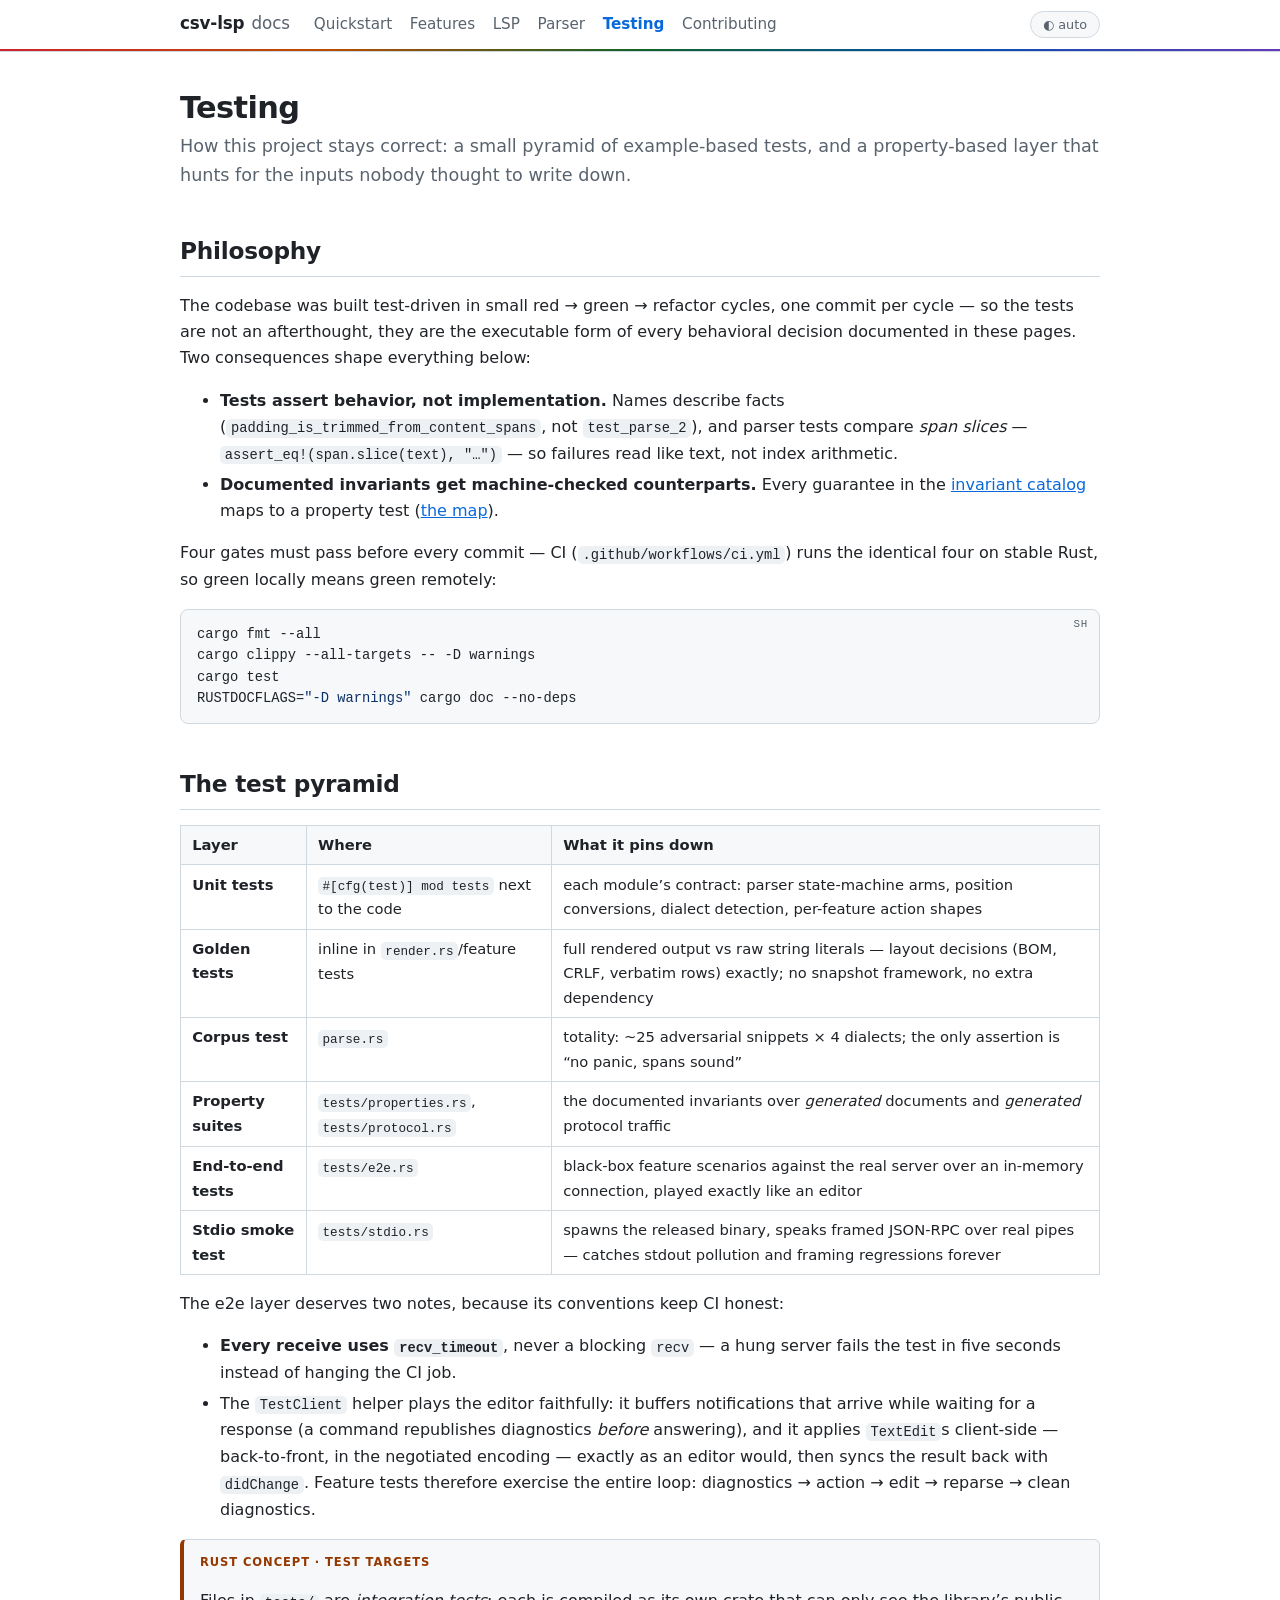
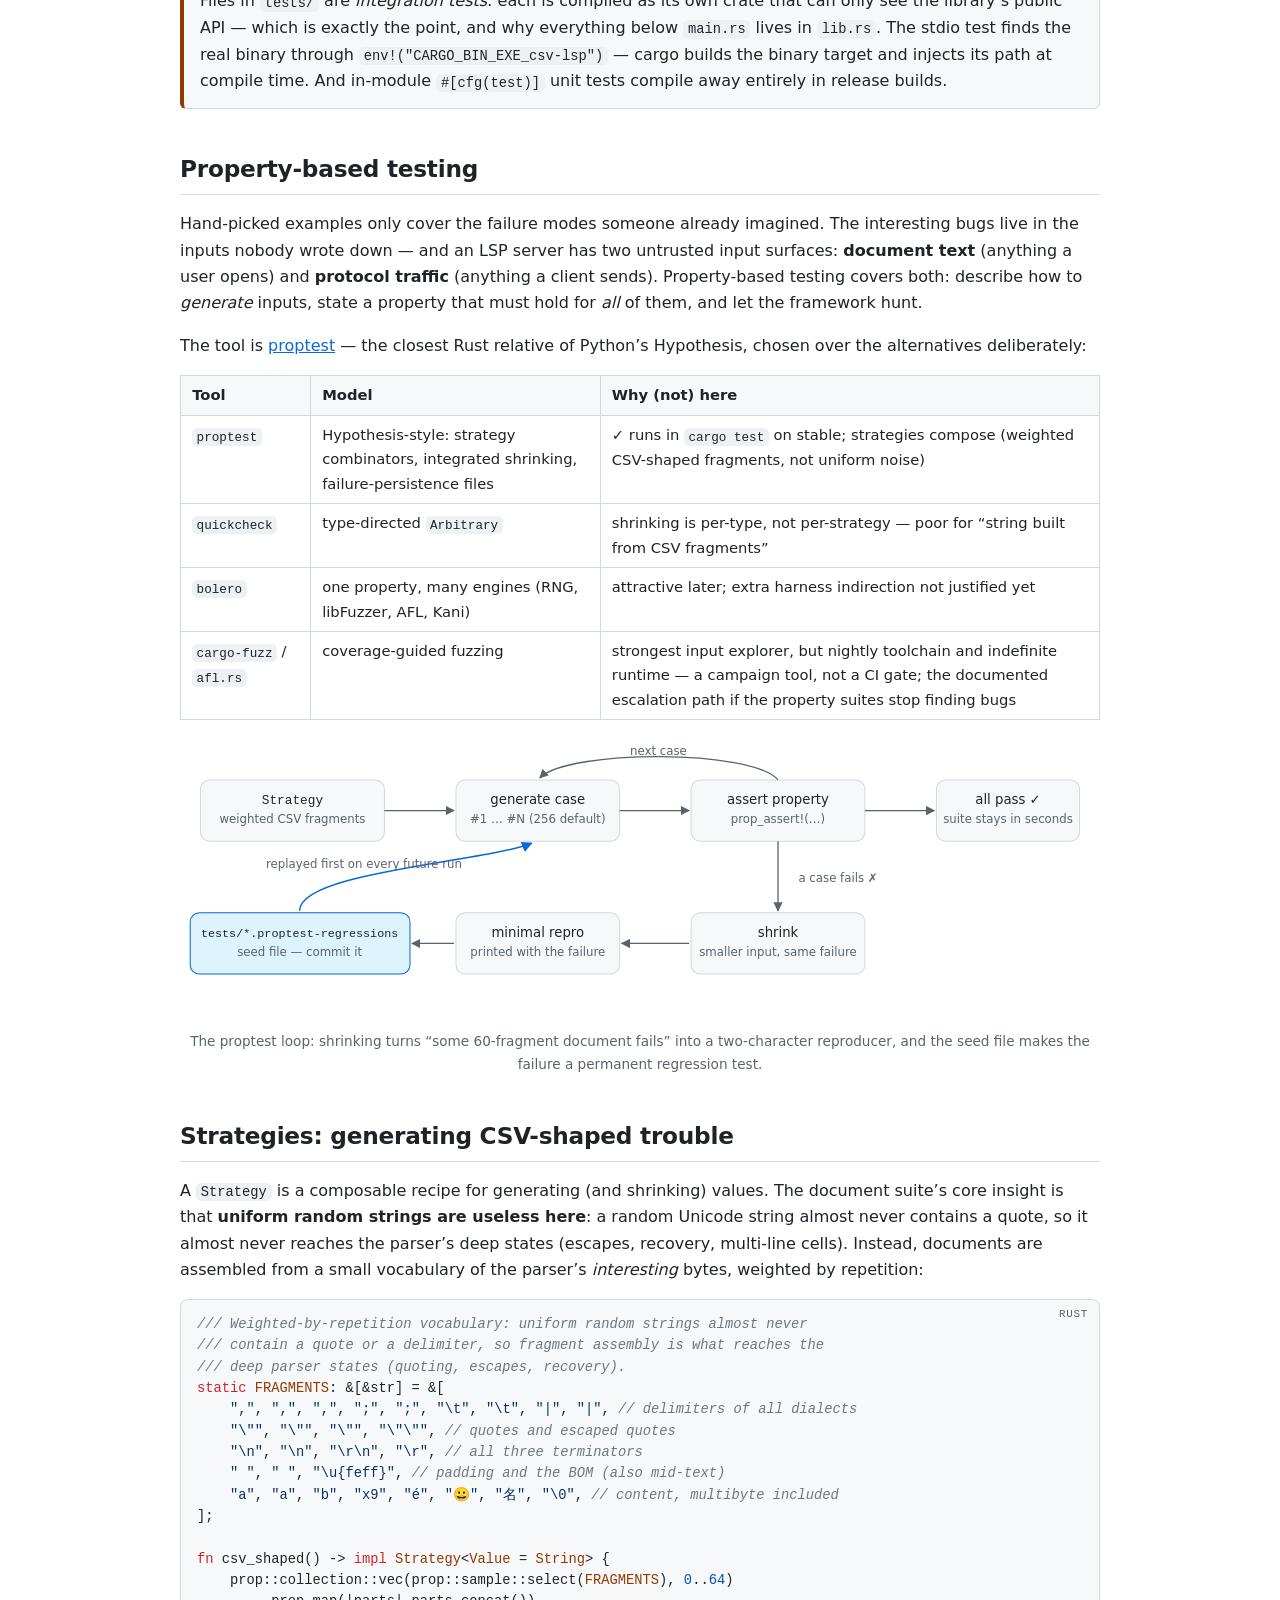
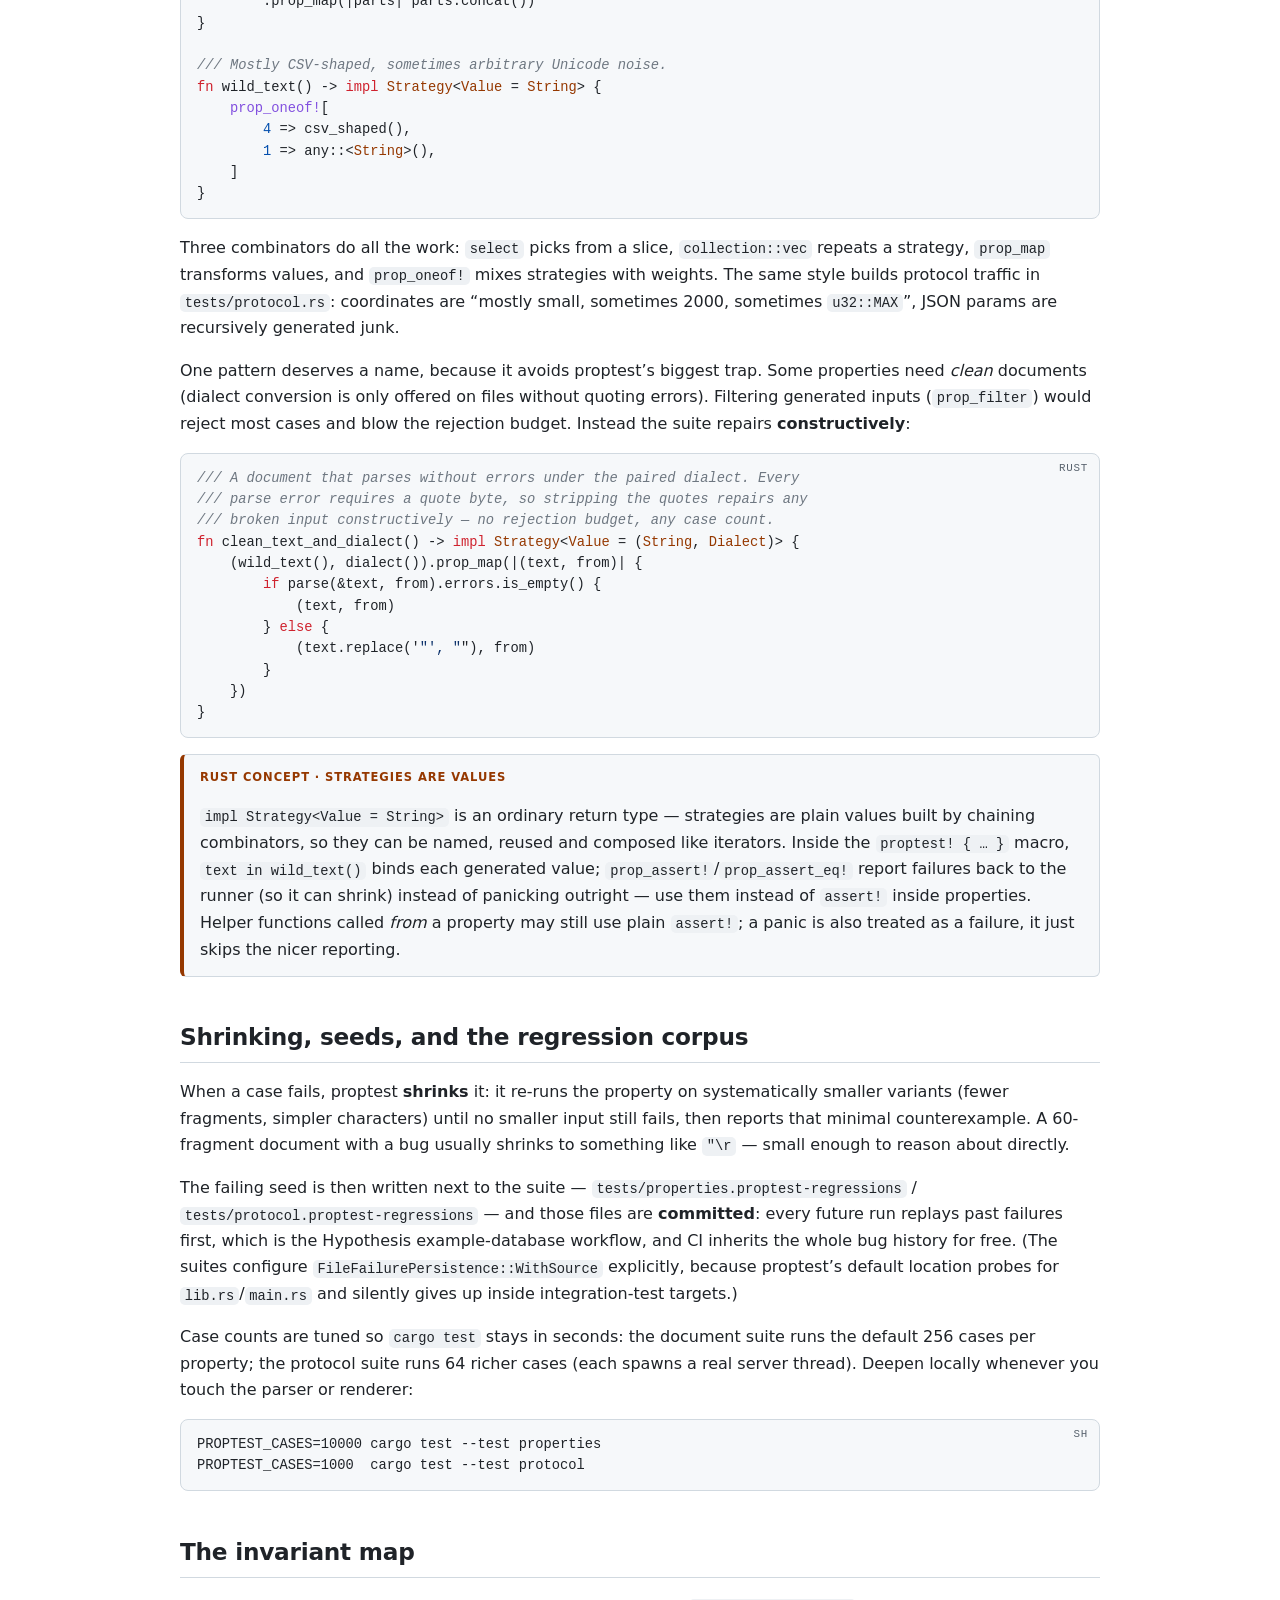
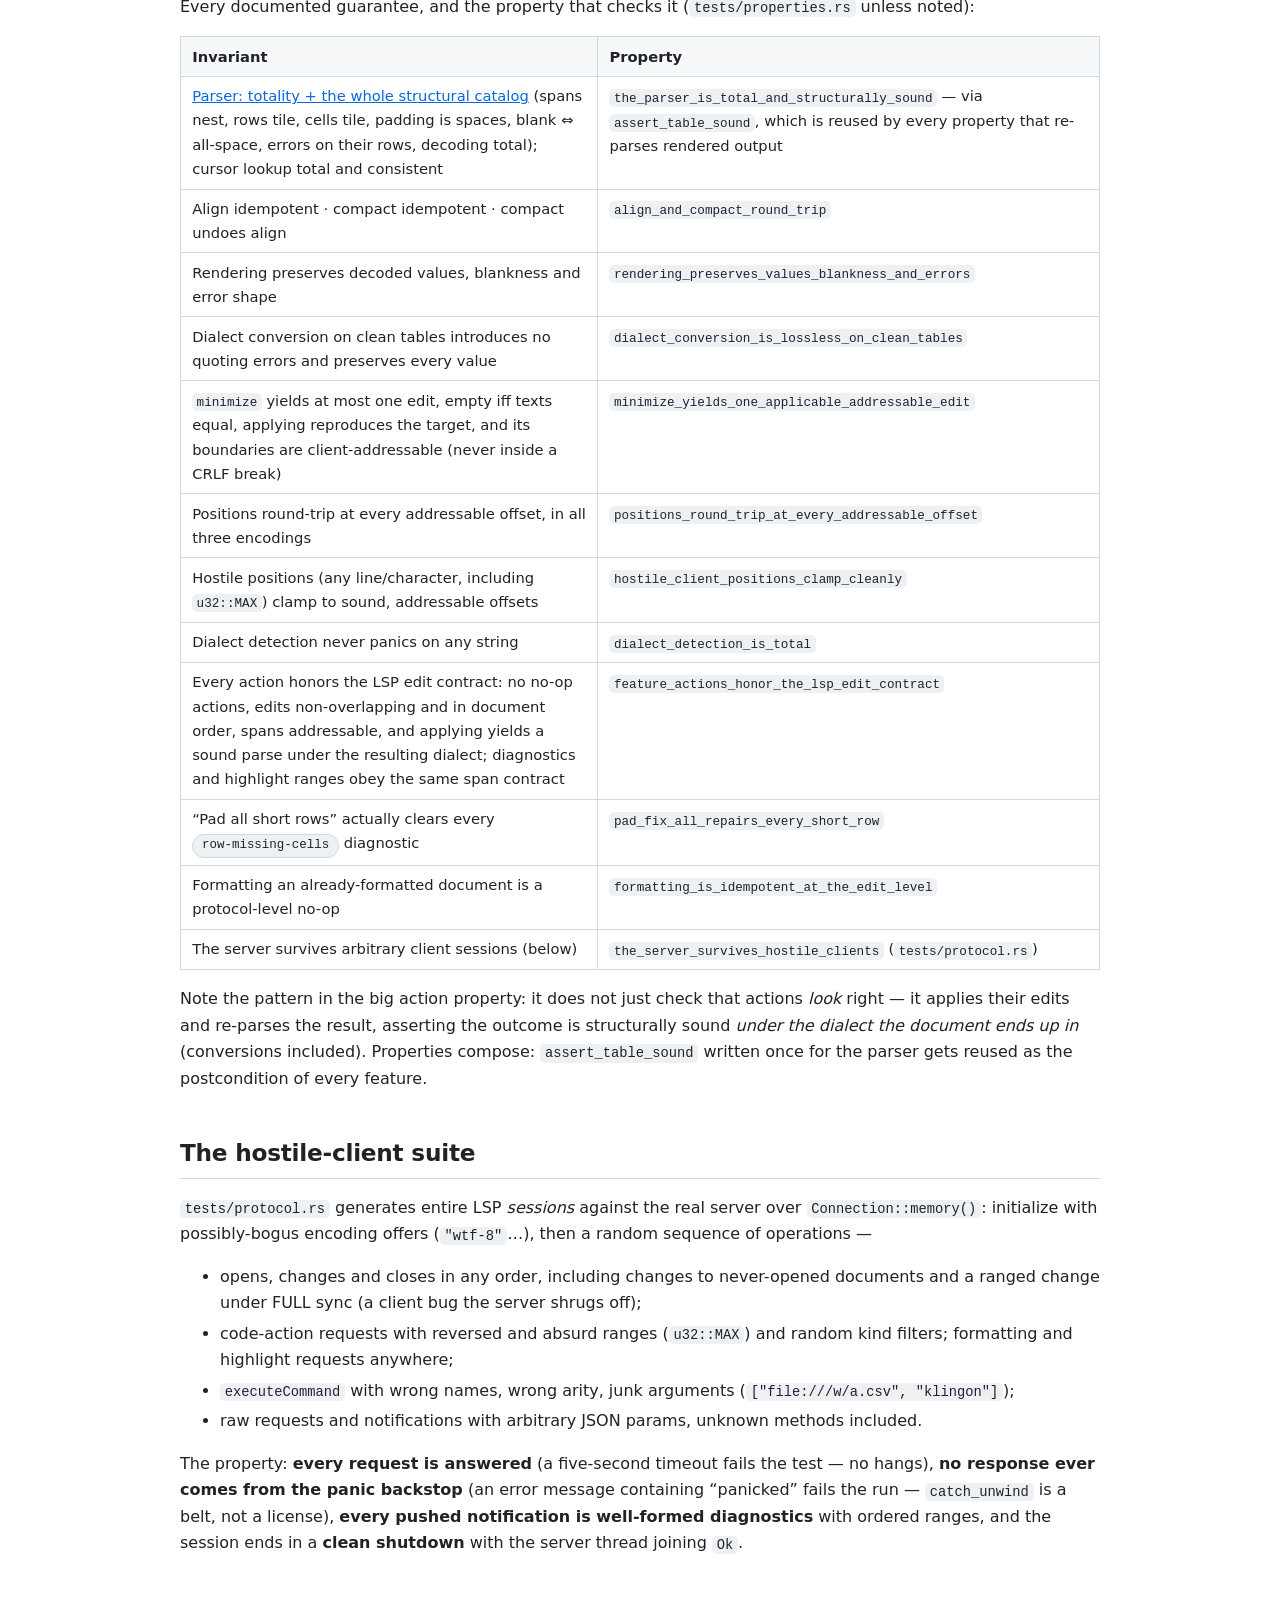
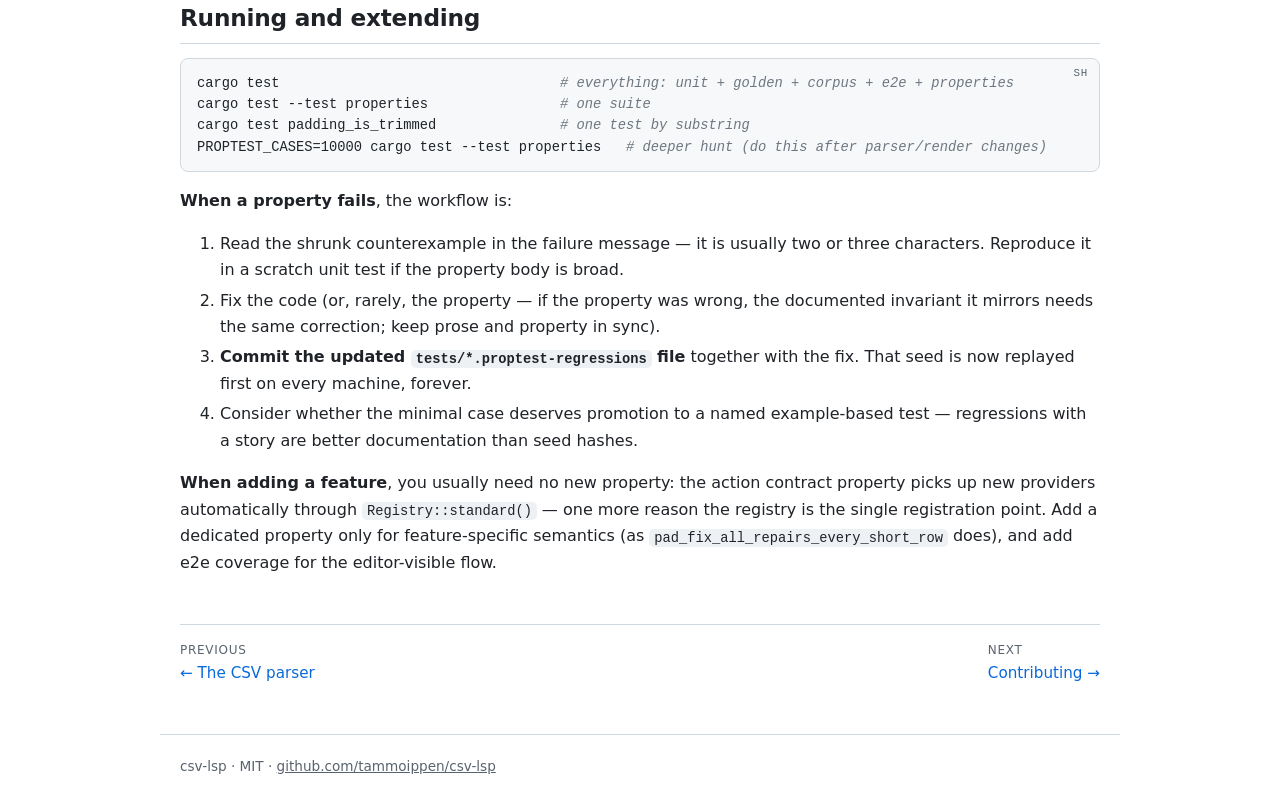
<file: docs/testing.html>
<!doctype html>
<html lang="en">
<head>
<meta charset="utf-8">
<meta name="viewport" content="width=device-width, initial-scale=1">
<title>Testing · csv-lsp docs</title>
<link rel="stylesheet" href="style.css">
<script src="docs.js"></script>
</head>
<body>
<header>
  <div class="header-inner">
    <a class="brand" href="index.html">csv-lsp<span>docs</span></a>
    <nav>
      <a href="quickstart.html">Quickstart</a>
      <a href="features.html">Features</a>
      <a href="lsp.html">LSP</a>
      <a href="parser.html">Parser</a>
      <a href="testing.html" aria-current="page">Testing</a>
      <a href="contributing.html">Contributing</a>
    </nav>
  </div>
</header>
<main>

<h1>Testing</h1>
<p class="lead">How this project stays correct: a small pyramid of example-based tests,
and a property-based layer that hunts for the inputs nobody thought to write down.</p>

<h2 id="philosophy"><a class="anchor" href="#philosophy">Philosophy</a></h2>

<p>The codebase was built test-driven in small red → green → refactor cycles, one commit
per cycle — so the tests are not an afterthought, they are the executable form of every
behavioral decision documented in these pages. Two consequences shape everything
below:</p>

<ul>
  <li><strong>Tests assert behavior, not implementation.</strong> Names describe facts
      (<code>padding_is_trimmed_from_content_spans</code>, not <code>test_parse_2</code>), and parser tests
      compare <em>span slices</em> — <code>assert_eq!(span.slice(text), "…")</code> — so failures read
      like text, not index arithmetic.</li>
  <li><strong>Documented invariants get machine-checked counterparts.</strong> Every guarantee in the
      <a href="parser.html#invariants">invariant catalog</a> maps to a property test
      (<a href="#invariant-map">the map</a>).</li>
</ul>

<p>Four gates must pass before every commit — CI (<code>.github/workflows/ci.yml</code>) runs the
identical four on stable Rust, so green locally means green remotely:</p>

<pre data-lang="sh"><code>cargo fmt --all
cargo clippy --all-targets -- -D warnings
cargo test
RUSTDOCFLAGS="-D warnings" cargo doc --no-deps</code></pre>

<h2 id="pyramid"><a class="anchor" href="#pyramid">The test pyramid</a></h2>

<div class="tablewrap"><table>
  <thead><tr><th>Layer</th><th>Where</th><th>What it pins down</th></tr></thead>
  <tbody>
    <tr><td><strong>Unit tests</strong></td><td><code>#[cfg(test)] mod tests</code> next to the code</td><td>each module’s contract: parser state-machine arms, position conversions, dialect detection, per-feature action shapes</td></tr>
    <tr><td><strong>Golden tests</strong></td><td>inline in <code>render.rs</code>/feature tests</td><td>full rendered output vs raw string literals — layout decisions (BOM, CRLF, verbatim rows) exactly; no snapshot framework, no extra dependency</td></tr>
    <tr><td><strong>Corpus test</strong></td><td><code>parse.rs</code></td><td>totality: ~25 adversarial snippets × 4 dialects; the only assertion is “no panic, spans sound”</td></tr>
    <tr><td><strong>Property suites</strong></td><td><code>tests/properties.rs</code>, <code>tests/protocol.rs</code></td><td>the documented invariants over <em>generated</em> documents and <em>generated</em> protocol traffic</td></tr>
    <tr><td><strong>End-to-end tests</strong></td><td><code>tests/e2e.rs</code></td><td>black-box feature scenarios against the real server over an in-memory connection, played exactly like an editor</td></tr>
    <tr><td><strong>Stdio smoke test</strong></td><td><code>tests/stdio.rs</code></td><td>spawns the released binary, speaks framed JSON-RPC over real pipes — catches stdout pollution and framing regressions forever</td></tr>
  </tbody>
</table></div>

<p>The e2e layer deserves two notes, because its conventions keep CI honest:</p>

<ul>
  <li><strong>Every receive uses <code>recv_timeout</code></strong>, never a blocking <code>recv</code> — a hung server
      fails the test in five seconds instead of hanging the CI job.</li>
  <li>The <code>TestClient</code> helper plays the editor faithfully: it buffers notifications that
      arrive while waiting for a response (a command republishes diagnostics <em>before</em>
      answering), and it applies <code>TextEdit</code>s client-side — back-to-front, in the
      negotiated encoding — exactly as an editor would, then syncs the result back with
      <code>didChange</code>. Feature tests therefore exercise the entire loop:
      diagnostics → action → edit → reparse → clean diagnostics.</li>
</ul>

<div class="concept">
<span class="callout-label">Rust concept · test targets</span>
<p>Files in <code>tests/</code> are <em>integration tests</em>: each is compiled as its own crate that can
only see the library’s public API — which is exactly the point, and why everything
below <code>main.rs</code> lives in <code>lib.rs</code>. The stdio test finds the real binary through
<code>env!("CARGO_BIN_EXE_csv-lsp")</code> — cargo builds the binary target and injects its path
at compile time. And in-module <code>#[cfg(test)]</code> unit tests compile away entirely in
release builds.</p>
</div>

<h2 id="property"><a class="anchor" href="#property">Property-based testing</a></h2>

<p>Hand-picked examples only cover the failure modes someone already imagined. The
interesting bugs live in the inputs nobody wrote down — and an LSP server has two
untrusted input surfaces: <strong>document text</strong> (anything a user opens) and <strong>protocol
traffic</strong> (anything a client sends). Property-based testing covers both: describe how
to <em>generate</em> inputs, state a property that must hold for <em>all</em> of them, and let the
framework hunt.</p>

<p>The tool is <a href="https://proptest-rs.github.io/proptest/">proptest</a> — the closest Rust
relative of Python’s Hypothesis, chosen over the alternatives deliberately:</p>

<div class="tablewrap"><table>
  <thead><tr><th>Tool</th><th>Model</th><th>Why (not) here</th></tr></thead>
  <tbody>
    <tr><td><code>proptest</code></td><td>Hypothesis-style: strategy combinators, integrated shrinking, failure-persistence files</td><td>✓ runs in <code>cargo test</code> on stable; strategies compose (weighted CSV-shaped fragments, not uniform noise)</td></tr>
    <tr><td><code>quickcheck</code></td><td>type-directed <code>Arbitrary</code></td><td>shrinking is per-type, not per-strategy — poor for “string built from CSV fragments”</td></tr>
    <tr><td><code>bolero</code></td><td>one property, many engines (RNG, libFuzzer, AFL, Kani)</td><td>attractive later; extra harness indirection not justified yet</td></tr>
    <tr><td><code>cargo-fuzz</code> / <code>afl.rs</code></td><td>coverage-guided fuzzing</td><td>strongest input explorer, but nightly toolchain and indefinite runtime — a campaign tool, not a CI gate; the documented escalation path if the property suites stop finding bugs</td></tr>
  </tbody>
</table></div>

<figure class="diagram">
<svg viewBox="0 0 900 270" role="img" aria-label="The proptest loop: a strategy generates inputs, the property is asserted per case; on failure the input is shrunk to a minimal counterexample and persisted as a seed file that is replayed first on the next run">
  <defs>
    <marker id="arr4" viewBox="0 0 10 10" refX="9" refY="5" markerWidth="7" markerHeight="7" orient="auto-start-reverse">
      <path d="M 0 0 L 10 5 L 0 10 z" class="d-arrow"/>
    </marker>
    <marker id="arrA4" viewBox="0 0 10 10" refX="9" refY="5" markerWidth="7" markerHeight="7" orient="auto-start-reverse">
      <path d="M 0 0 L 10 5 L 0 10 z" class="d-arrow-accent"/>
    </marker>
  </defs>
  <rect x="20" y="40" width="180" height="60" rx="9" class="d-box"/>
  <text x="110" y="64" text-anchor="middle" class="d-mono">Strategy</text>
  <text x="110" y="82" text-anchor="middle" class="d-sub">weighted CSV fragments</text>

  <rect x="270" y="40" width="160" height="60" rx="9" class="d-box"/>
  <text x="350" y="64" text-anchor="middle" class="d-txt">generate case</text>
  <text x="350" y="82" text-anchor="middle" class="d-sub">#1 … #N (256 default)</text>

  <rect x="500" y="40" width="170" height="60" rx="9" class="d-box"/>
  <text x="585" y="64" text-anchor="middle" class="d-txt">assert property</text>
  <text x="585" y="82" text-anchor="middle" class="d-sub">prop_assert!(…)</text>

  <rect x="740" y="40" width="140" height="60" rx="9" class="d-box"/>
  <text x="810" y="64" text-anchor="middle" class="d-txt">all pass ✓</text>
  <text x="810" y="82" text-anchor="middle" class="d-sub">suite stays in seconds</text>

  <line x1="200" y1="70" x2="268" y2="70" class="d-edge" marker-end="url(#arr4)"/>
  <line x1="430" y1="70" x2="498" y2="70" class="d-edge" marker-end="url(#arr4)"/>
  <line x1="670" y1="70" x2="738" y2="70" class="d-edge" marker-end="url(#arr4)"/>
  <path d="M 585 40 C 560 10, 380 10, 352 38" class="d-edge" marker-end="url(#arr4)"/>
  <text x="468" y="16" text-anchor="middle" class="d-sub">next case</text>

  <rect x="500" y="170" width="170" height="60" rx="9" class="d-box"/>
  <text x="585" y="194" text-anchor="middle" class="d-txt">shrink</text>
  <text x="585" y="212" text-anchor="middle" class="d-sub">smaller input, same failure</text>
  <line x1="585" y1="100" x2="585" y2="168" class="d-edge" marker-end="url(#arr4)"/>
  <text x="605" y="140" text-anchor="start" class="d-sub">a case fails ✗</text>

  <rect x="270" y="170" width="160" height="60" rx="9" class="d-box"/>
  <text x="350" y="194" text-anchor="middle" class="d-txt">minimal repro</text>
  <text x="350" y="212" text-anchor="middle" class="d-sub">printed with the failure</text>
  <line x1="498" y1="200" x2="432" y2="200" class="d-edge" marker-end="url(#arr4)"/>

  <rect x="10" y="170" width="215" height="60" rx="9" class="d-box2"/>
  <text x="117" y="194" text-anchor="middle" class="d-mono" style="font-size:11.5px">tests/*.proptest-regressions</text>
  <text x="117" y="212" text-anchor="middle" class="d-sub">seed file — commit it</text>
  <line x1="268" y1="200" x2="227" y2="200" class="d-edge" marker-end="url(#arr4)"/>
  <path d="M 117 168 C 117 130, 300 120, 344 102" class="d-edge-accent" marker-end="url(#arrA4)"/>
  <text x="180" y="126" text-anchor="middle" class="d-sub">replayed first on every future run</text>
</svg>
<figcaption>The proptest loop: shrinking turns “some 60-fragment document fails” into a
two-character reproducer, and the seed file makes the failure a permanent regression test.</figcaption>
</figure>

<h2 id="strategies"><a class="anchor" href="#strategies">Strategies: generating CSV-shaped trouble</a></h2>

<p>A <code>Strategy</code> is a composable recipe for generating (and shrinking) values. The
document suite’s core insight is that <strong>uniform random strings are useless here</strong>: a
random Unicode string almost never contains a quote, so it almost never reaches the
parser’s deep states (escapes, recovery, multi-line cells). Instead, documents are
assembled from a small vocabulary of the parser’s <em>interesting</em> bytes, weighted by
repetition:</p>

<pre data-lang="rust"><code>/// Weighted-by-repetition vocabulary: uniform random strings almost never
/// contain a quote or a delimiter, so fragment assembly is what reaches the
/// deep parser states (quoting, escapes, recovery).
static FRAGMENTS: &amp;[&amp;str] = &amp;[
    ",", ",", ",", ";", ";", "\t", "\t", "|", "|", // delimiters of all dialects
    "\"", "\"", "\"", "\"\"", // quotes and escaped quotes
    "\n", "\n", "\r\n", "\r", // all three terminators
    " ", " ", "\u{feff}", // padding and the BOM (also mid-text)
    "a", "a", "b", "x9", "é", "😀", "名", "\0", // content, multibyte included
];

fn csv_shaped() -&gt; impl Strategy&lt;Value = String&gt; {
    prop::collection::vec(prop::sample::select(FRAGMENTS), 0..64)
        .prop_map(|parts| parts.concat())
}

/// Mostly CSV-shaped, sometimes arbitrary Unicode noise.
fn wild_text() -&gt; impl Strategy&lt;Value = String&gt; {
    prop_oneof![
        4 =&gt; csv_shaped(),
        1 =&gt; any::&lt;String&gt;(),
    ]
}</code></pre>

<p>Three combinators do all the work: <code>select</code> picks from a slice,
<code>collection::vec</code> repeats a strategy, <code>prop_map</code> transforms values, and
<code>prop_oneof!</code> mixes strategies with weights. The same style builds protocol traffic in
<code>tests/protocol.rs</code>: coordinates are “mostly small, sometimes 2000, sometimes
<code>u32::MAX</code>”, JSON params are recursively generated junk.</p>

<p>One pattern deserves a name, because it avoids proptest’s biggest trap. Some
properties need <em>clean</em> documents (dialect conversion is only offered on files without
quoting errors). Filtering generated inputs (<code>prop_filter</code>) would reject most cases
and blow the rejection budget. Instead the suite repairs <strong>constructively</strong>:</p>

<pre data-lang="rust"><code>/// A document that parses without errors under the paired dialect. Every
/// parse error requires a quote byte, so stripping the quotes repairs any
/// broken input constructively — no rejection budget, any case count.
fn clean_text_and_dialect() -&gt; impl Strategy&lt;Value = (String, Dialect)&gt; {
    (wild_text(), dialect()).prop_map(|(text, from)| {
        if parse(&amp;text, from).errors.is_empty() {
            (text, from)
        } else {
            (text.replace('"', ""), from)
        }
    })
}</code></pre>

<div class="concept">
<span class="callout-label">Rust concept · strategies are values</span>
<p><code>impl Strategy&lt;Value = String&gt;</code> is an ordinary return type — strategies are plain
values built by chaining combinators, so they can be named, reused and composed like
iterators. Inside the <code>proptest! { … }</code> macro, <code>text in wild_text()</code> binds each
generated value; <code>prop_assert!</code>/<code>prop_assert_eq!</code> report failures back to the runner
(so it can shrink) instead of panicking outright — use them instead of
<code>assert!</code> inside properties. Helper functions called <em>from</em> a property may still use
plain <code>assert!</code>; a panic is also treated as a failure, it just skips the nicer
reporting.</p>
</div>

<h2 id="shrinking"><a class="anchor" href="#shrinking">Shrinking, seeds, and the regression corpus</a></h2>

<p>When a case fails, proptest <strong>shrinks</strong> it: it re-runs the property on
systematically smaller variants (fewer fragments, simpler characters) until no smaller
input still fails, then reports that minimal counterexample. A 60-fragment document
with a bug usually shrinks to something like <code>"\r</code> — small enough to reason about
directly.</p>

<p>The failing seed is then written next to the suite —
<code>tests/properties.proptest-regressions</code> / <code>tests/protocol.proptest-regressions</code> —
and those files are <strong>committed</strong>: every future run replays past failures first, which
is the Hypothesis example-database workflow, and CI inherits the whole bug history for
free. (The suites configure <code>FileFailurePersistence::WithSource</code> explicitly, because
proptest’s default location probes for <code>lib.rs</code>/<code>main.rs</code> and silently gives up
inside integration-test targets.)</p>

<p>Case counts are tuned so <code>cargo test</code> stays in seconds: the document suite runs the
default 256 cases per property; the protocol suite runs 64 richer cases (each spawns a
real server thread). Deepen locally whenever you touch the parser or renderer:</p>

<pre data-lang="sh"><code>PROPTEST_CASES=10000 cargo test --test properties
PROPTEST_CASES=1000  cargo test --test protocol</code></pre>

<h2 id="invariant-map"><a class="anchor" href="#invariant-map">The invariant map</a></h2>

<p>Every documented guarantee, and the property that checks it
(<code>tests/properties.rs</code> unless noted):</p>

<div class="tablewrap"><table>
  <thead><tr><th>Invariant</th><th>Property</th></tr></thead>
  <tbody>
    <tr><td><a href="parser.html#invariants">Parser: totality + the whole structural catalog</a> (spans nest, rows tile, cells tile, padding is spaces, blank ⇔ all-space, errors on their rows, decoding total); cursor lookup total and consistent</td><td><code>the_parser_is_total_and_structurally_sound</code> — via <code>assert_table_sound</code>, which is reused by every property that re-parses rendered output</td></tr>
    <tr><td>Align idempotent · compact idempotent · compact undoes align</td><td><code>align_and_compact_round_trip</code></td></tr>
    <tr><td>Rendering preserves decoded values, blankness and error shape</td><td><code>rendering_preserves_values_blankness_and_errors</code></td></tr>
    <tr><td>Dialect conversion on clean tables introduces no quoting errors and preserves every value</td><td><code>dialect_conversion_is_lossless_on_clean_tables</code></td></tr>
    <tr><td><code>minimize</code> yields at most one edit, empty iff texts equal, applying reproduces the target, and its boundaries are client-addressable (never inside a CRLF break)</td><td><code>minimize_yields_one_applicable_addressable_edit</code></td></tr>
    <tr><td>Positions round-trip at every addressable offset, in all three encodings</td><td><code>positions_round_trip_at_every_addressable_offset</code></td></tr>
    <tr><td>Hostile positions (any line/character, including <code>u32::MAX</code>) clamp to sound, addressable offsets</td><td><code>hostile_client_positions_clamp_cleanly</code></td></tr>
    <tr><td>Dialect detection never panics on any string</td><td><code>dialect_detection_is_total</code></td></tr>
    <tr><td>Every action honors the LSP edit contract: no no-op actions, edits non-overlapping and in document order, spans addressable, and applying yields a sound parse under the resulting dialect; diagnostics and highlight ranges obey the same span contract</td><td><code>feature_actions_honor_the_lsp_edit_contract</code></td></tr>
    <tr><td>“Pad all short rows” actually clears every <span class="pill">row-missing-cells</span> diagnostic</td><td><code>pad_fix_all_repairs_every_short_row</code></td></tr>
    <tr><td>Formatting an already-formatted document is a protocol-level no-op</td><td><code>formatting_is_idempotent_at_the_edit_level</code></td></tr>
    <tr><td>The server survives arbitrary client sessions (below)</td><td><code>the_server_survives_hostile_clients</code> (<code>tests/protocol.rs</code>)</td></tr>
  </tbody>
</table></div>

<p>Note the pattern in the big action property: it does not just check that actions
<em>look</em> right — it applies their edits and re-parses the result, asserting the outcome
is structurally sound <em>under the dialect the document ends up in</em> (conversions
included). Properties compose: <code>assert_table_sound</code> written once for the parser gets
reused as the postcondition of every feature.</p>

<h2 id="protocol-suite"><a class="anchor" href="#protocol-suite">The hostile-client suite</a></h2>

<p><code>tests/protocol.rs</code> generates entire LSP <em>sessions</em> against the real server over
<code>Connection::memory()</code>: initialize with possibly-bogus encoding offers
(<code>"wtf-8"</code>…), then a random sequence of operations —</p>

<ul>
  <li>opens, changes and closes in any order, including changes to never-opened documents
      and a ranged change under FULL sync (a client bug the server shrugs off);</li>
  <li>code-action requests with reversed and absurd ranges (<code>u32::MAX</code>) and random
      kind filters; formatting and highlight requests anywhere;</li>
  <li><code>executeCommand</code> with wrong names, wrong arity, junk arguments
      (<code>["file:///w/a.csv", "klingon"]</code>);</li>
  <li>raw requests and notifications with arbitrary JSON params, unknown methods
      included.</li>
</ul>

<p>The property: <strong>every request is answered</strong> (a five-second timeout fails the test —
no hangs), <strong>no response ever comes from the panic backstop</strong> (an error message
containing “panicked” fails the run — <code>catch_unwind</code> is a belt, not a license),
<strong>every pushed notification is well-formed diagnostics</strong> with ordered ranges, and the
session ends in a <strong>clean shutdown</strong> with the server thread joining <code>Ok</code>.</p>

<h2 id="running"><a class="anchor" href="#running">Running and extending</a></h2>

<pre data-lang="sh"><code>cargo test                                  # everything: unit + golden + corpus + e2e + properties
cargo test --test properties                # one suite
cargo test padding_is_trimmed               # one test by substring
PROPTEST_CASES=10000 cargo test --test properties   # deeper hunt (do this after parser/render changes)</code></pre>

<p><strong>When a property fails</strong>, the workflow is:</p>

<ol>
  <li>Read the shrunk counterexample in the failure message — it is usually two or three
      characters. Reproduce it in a scratch unit test if the property body is broad.</li>
  <li>Fix the code (or, rarely, the property — if the property was wrong, the documented
      invariant it mirrors needs the same correction; keep prose and property in sync).</li>
  <li><strong>Commit the updated <code>tests/*.proptest-regressions</code> file</strong> together with the fix.
      That seed is now replayed first on every machine, forever.</li>
  <li>Consider whether the minimal case deserves promotion to a named example-based test
      — regressions with a story are better documentation than seed hashes.</li>
</ol>

<p><strong>When adding a feature</strong>, you usually need no new property: the action contract
property picks up new providers automatically through <code>Registry::standard()</code> — one
more reason the registry is the single registration point. Add a dedicated property
only for feature-specific semantics (as <code>pad_fix_all_repairs_every_short_row</code> does),
and add e2e coverage for the editor-visible flow.</p>

<nav class="prevnext">
  <a href="parser.html"><span class="dir">Previous</span>← The CSV parser</a>
  <a href="contributing.html"><span class="dir">Next</span>Contributing →</a>
</nav>

</main>
<footer>csv-lsp · MIT · <a href="https://github.com/tammoippen/csv-lsp">github.com/tammoippen/csv-lsp</a></footer>
</body>
</html>
</file>
<file: docs/style.css>
/* csv-lsp documentation — the one shared stylesheet.
   Referenced relatively by every page, so it works from file:// and from
   GitHub Pages alike (see contributing.html#docs).

   Theming: the light palette is the default; the dark palette applies when
   the system prefers dark (unless the toggle forces light) or when the
   toggle forces dark (docs.js sets data-theme on <html>). CSS cannot share
   a block between a media query and an attribute selector, so the dark
   palette appears twice — keep both copies identical. */
:root {
  color-scheme: light;
  --bg: #ffffff;
  --surface: #f6f8fa;
  --inset: #eef1f4;
  --fg: #1f2328;
  --muted: #59636e;
  --border: #d1d9e0;
  --accent: #0969da;
  --accent-bg: #ddf4ff;
  --ok: #1a7f37;
  --warn: #9a6700;
  --err: #cf222e;
  --hl-k: #cf222e; --hl-s: #0a3069; --hl-c: #6e7781; --hl-t: #953800;
  --hl-f: #8250df; --hl-n: #0550ae; --hl-a: #116329; --hl-dim: #6e7781;
  --col-0: #cf222e; --col-1: #bc4c00; --col-2: #7d4e00; --col-3: #116329;
  --col-4: #0550ae; --col-5: #6639ba; --col-6: #99286e;
}
@media (prefers-color-scheme: dark) {
  :root:not([data-theme="light"]) {
    color-scheme: dark;
    --bg: #0d1117;
    --surface: #161b22;
    --inset: #1c2129;
    --fg: #e6edf3;
    --muted: #9198a1;
    --border: #30363d;
    --accent: #4493f8;
    --accent-bg: #121d2f;
    --ok: #3fb950;
    --warn: #d29922;
    --err: #f85149;
    --hl-k: #ff7b72; --hl-s: #a5d6ff; --hl-c: #8b949e; --hl-t: #ffa657;
    --hl-f: #d2a8ff; --hl-n: #79c0ff; --hl-a: #7ee787; --hl-dim: #8b949e;
    --col-0: #ff7b72; --col-1: #f0883e; --col-2: #d29922; --col-3: #3fb950;
    --col-4: #58a6ff; --col-5: #bc8cff; --col-6: #f778ba;
  }
}
:root[data-theme="dark"] {
  color-scheme: dark;
  --bg: #0d1117;
  --surface: #161b22;
  --inset: #1c2129;
  --fg: #e6edf3;
  --muted: #9198a1;
  --border: #30363d;
  --accent: #4493f8;
  --accent-bg: #121d2f;
  --ok: #3fb950;
  --warn: #d29922;
  --err: #f85149;
  --hl-k: #ff7b72; --hl-s: #a5d6ff; --hl-c: #8b949e; --hl-t: #ffa657;
  --hl-f: #d2a8ff; --hl-n: #79c0ff; --hl-a: #7ee787; --hl-dim: #8b949e;
  --col-0: #ff7b72; --col-1: #f0883e; --col-2: #d29922; --col-3: #3fb950;
  --col-4: #58a6ff; --col-5: #bc8cff; --col-6: #f778ba;
}
* { box-sizing: border-box; }
html { scroll-behavior: smooth; }
body {
  margin: 0;
  background: var(--bg);
  color: var(--fg);
  font: 16px/1.65 system-ui, -apple-system, "Segoe UI", Roboto, "Helvetica Neue", Arial, sans-serif;
  text-rendering: optimizeLegibility;
}
code, pre, kbd, samp {
  font-family: ui-monospace, SFMono-Regular, "Cascadia Code", Menlo, Consolas, "Liberation Mono", monospace;
}
header {
  position: sticky; top: 0; z-index: 10;
  background: var(--bg);
  border-bottom: 1px solid var(--border);
}
header::after {
  content: ""; display: block; height: 2px;
  background: linear-gradient(90deg, var(--col-0), var(--col-1), var(--col-3), var(--col-4), var(--col-5));
}
.header-inner {
  max-width: 60rem; margin: 0 auto; padding: 0.65rem 1.25rem;
  display: flex; flex-wrap: wrap; align-items: baseline; gap: 0.4rem 1.5rem;
}
.brand { font-weight: 700; font-size: 1.05rem; color: var(--fg); text-decoration: none; letter-spacing: -0.01em; }
.brand span { color: var(--muted); font-weight: 400; margin-left: 0.45rem; }
header nav { display: flex; flex-wrap: wrap; gap: 0.25rem 1.1rem; font-size: 0.95rem; }
header nav a { color: var(--muted); text-decoration: none; padding: 0.1rem 0; }
header nav a:hover { color: var(--fg); }
header nav a[aria-current] { color: var(--accent); font-weight: 600; }
.theme-toggle {
  margin-left: auto;
  font: inherit; font-size: 0.8rem;
  color: var(--muted);
  background: var(--surface);
  border: 1px solid var(--border);
  border-radius: 999px;
  padding: 0.12rem 0.75rem;
  cursor: pointer;
  white-space: nowrap;
}
.theme-toggle:hover { color: var(--fg); border-color: var(--accent); }
main { max-width: 60rem; margin: 0 auto; padding: 1.5rem 1.25rem 3rem; }
footer {
  max-width: 60rem; margin: 0 auto; padding: 1.25rem;
  color: var(--muted); font-size: 0.85rem; border-top: 1px solid var(--border);
}
footer a { color: inherit; }
h1 { font-size: 1.9rem; line-height: 1.25; letter-spacing: -0.02em; margin: 0.8rem 0 0.3rem; }
p.lead { font-size: 1.1rem; color: var(--muted); margin-top: 0.2rem; }
h2 { font-size: 1.45rem; letter-spacing: -0.01em; margin: 2.6rem 0 0.8rem; padding-bottom: 0.35rem; border-bottom: 1px solid var(--border); }
h3 { font-size: 1.15rem; margin: 1.9rem 0 0.5rem; }
h4 { font-size: 1rem; margin: 1.4rem 0 0.4rem; }
h2 a.anchor, h3 a.anchor { color: inherit; text-decoration: none; }
h2 a.anchor:hover::after, h3 a.anchor:hover::after { content: " #"; color: var(--muted); }
a { color: var(--accent); }
li { margin: 0.25rem 0; }
hr { border: none; border-top: 1px solid var(--border); margin: 2rem 0; }
strong { font-weight: 650; }
code { background: var(--inset); border-radius: 5px; padding: 0.12em 0.35em; font-size: 0.86em; }
pre {
  position: relative;
  background: var(--surface);
  border: 1px solid var(--border);
  border-radius: 8px;
  padding: 0.85rem 1rem;
  overflow-x: auto;
  line-height: 1.55;
  margin: 0.9rem 0;
}
pre code { background: none; border-radius: 0; padding: 0; font-size: 0.86rem; display: block; }
pre[data-lang]::before {
  content: attr(data-lang);
  position: absolute; top: 0.35rem; right: 0.7rem;
  font-size: 0.68rem; color: var(--muted); font-family: inherit;
  text-transform: uppercase; letter-spacing: 0.06em;
}
kbd {
  display: inline-block; padding: 0.08em 0.45em; font-size: 0.82em;
  background: var(--surface); border: 1px solid var(--border);
  border-bottom-width: 2px; border-radius: 5px;
}
.hl-k { color: var(--hl-k); } .hl-s { color: var(--hl-s); } .hl-c { color: var(--hl-c); font-style: italic; }
.hl-t { color: var(--hl-t); } .hl-f { color: var(--hl-f); } .hl-n { color: var(--hl-n); }
.hl-a { color: var(--hl-a); } .hl-dim { color: var(--hl-dim); }
.hl-col0 { color: var(--col-0); } .hl-col1 { color: var(--col-1); } .hl-col2 { color: var(--col-2); }
.hl-col3 { color: var(--col-3); } .hl-col4 { color: var(--col-4); } .hl-col5 { color: var(--col-5); }
.hl-col6 { color: var(--col-6); }
.tablewrap { overflow-x: auto; margin: 0.9rem 0; }
table { border-collapse: collapse; font-size: 0.92rem; min-width: 60%; }
th, td { border: 1px solid var(--border); padding: 0.45rem 0.7rem; text-align: left; vertical-align: top; }
th { background: var(--surface); }
.note, .tip, .warn, .concept {
  border: 1px solid var(--border); border-left-width: 4px;
  border-radius: 6px; padding: 0.7rem 1rem; margin: 1rem 0;
  background: var(--surface);
}
.note { border-left-color: var(--accent); }
.tip { border-left-color: var(--ok); }
.warn { border-left-color: var(--warn); }
.concept { border-left-color: var(--hl-t); }
.note > :first-child, .tip > :first-child, .warn > :first-child, .concept > :first-child { margin-top: 0.1rem; }
.note > :last-child, .tip > :last-child, .warn > :last-child, .concept > :last-child { margin-bottom: 0.1rem; }
.callout-label {
  display: block; font-size: 0.72rem; font-weight: 700; letter-spacing: 0.08em;
  text-transform: uppercase; color: var(--muted); margin-bottom: 0.25rem;
}
.concept .callout-label { color: var(--hl-t); }
.cards { display: grid; grid-template-columns: repeat(auto-fit, minmax(15.5rem, 1fr)); gap: 0.9rem; margin: 1.2rem 0; }
.card {
  display: block; border: 1px solid var(--border); border-radius: 10px;
  padding: 0.9rem 1rem; background: var(--surface);
  color: inherit; text-decoration: none;
  transition: border-color 0.15s ease;
}
.card:hover { border-color: var(--accent); }
.card h3 { margin: 0 0 0.3rem; font-size: 1.02rem; color: var(--accent); }
.card p { margin: 0; font-size: 0.9rem; color: var(--muted); }
.card .card-num { float: right; color: var(--muted); font-size: 0.8rem; }
figure.diagram { margin: 1.2rem 0; text-align: center; }
figure.diagram svg { max-width: 100%; height: auto; }
figure.diagram figcaption, figure.gif figcaption { font-size: 0.85rem; color: var(--muted); margin-top: 0.4rem; text-align: center; }
.d-box { fill: var(--surface); stroke: var(--border); }
.d-box2 { fill: var(--accent-bg); stroke: var(--accent); }
.d-txt { fill: var(--fg); font: 13px system-ui, sans-serif; }
.d-sub { fill: var(--muted); font: 11.5px system-ui, sans-serif; }
.d-mono { fill: var(--fg); font: 12.5px ui-monospace, SFMono-Regular, Menlo, Consolas, monospace; }
.d-mono-sm { fill: var(--muted); font: 11px ui-monospace, SFMono-Regular, Menlo, Consolas, monospace; }
.d-edge { stroke: var(--muted); fill: none; stroke-width: 1.3; }
.d-edge-accent { stroke: var(--accent); fill: none; stroke-width: 1.5; }
.d-arrow { fill: var(--muted); }
.d-arrow-accent { fill: var(--accent); }
figure.gif { margin: 1.2rem 0; }
figure.gif img {
  display: block; max-width: 100%; border: 1px solid var(--border); border-radius: 10px;
}
figure.gif.missing img { display: none; }
figure.gif .placeholder { display: none; }
figure.gif.missing .placeholder {
  display: flex; align-items: center; justify-content: center; text-align: center;
  border: 1px dashed var(--border); border-radius: 10px;
  padding: 2.2rem 1rem; color: var(--muted); font-size: 0.9rem;
  background: var(--surface);
}
details { border: 1px solid var(--border); border-radius: 8px; padding: 0.6rem 1rem; margin: 0.9rem 0; background: var(--surface); }
details summary { cursor: pointer; font-weight: 600; }
details[open] summary { margin-bottom: 0.5rem; }
.prevnext {
  display: flex; justify-content: space-between; gap: 1rem;
  margin-top: 3rem; padding-top: 1rem; border-top: 1px solid var(--border);
  font-size: 0.95rem;
}
.prevnext a { text-decoration: none; }
.prevnext .dir { display: block; font-size: 0.75rem; color: var(--muted); text-transform: uppercase; letter-spacing: 0.06em; }
.pill {
  display: inline-block; font-family: ui-monospace, Menlo, Consolas, monospace;
  font-size: 0.78rem; background: var(--inset); border: 1px solid var(--border);
  border-radius: 999px; padding: 0.05rem 0.55rem;
}
</file>
